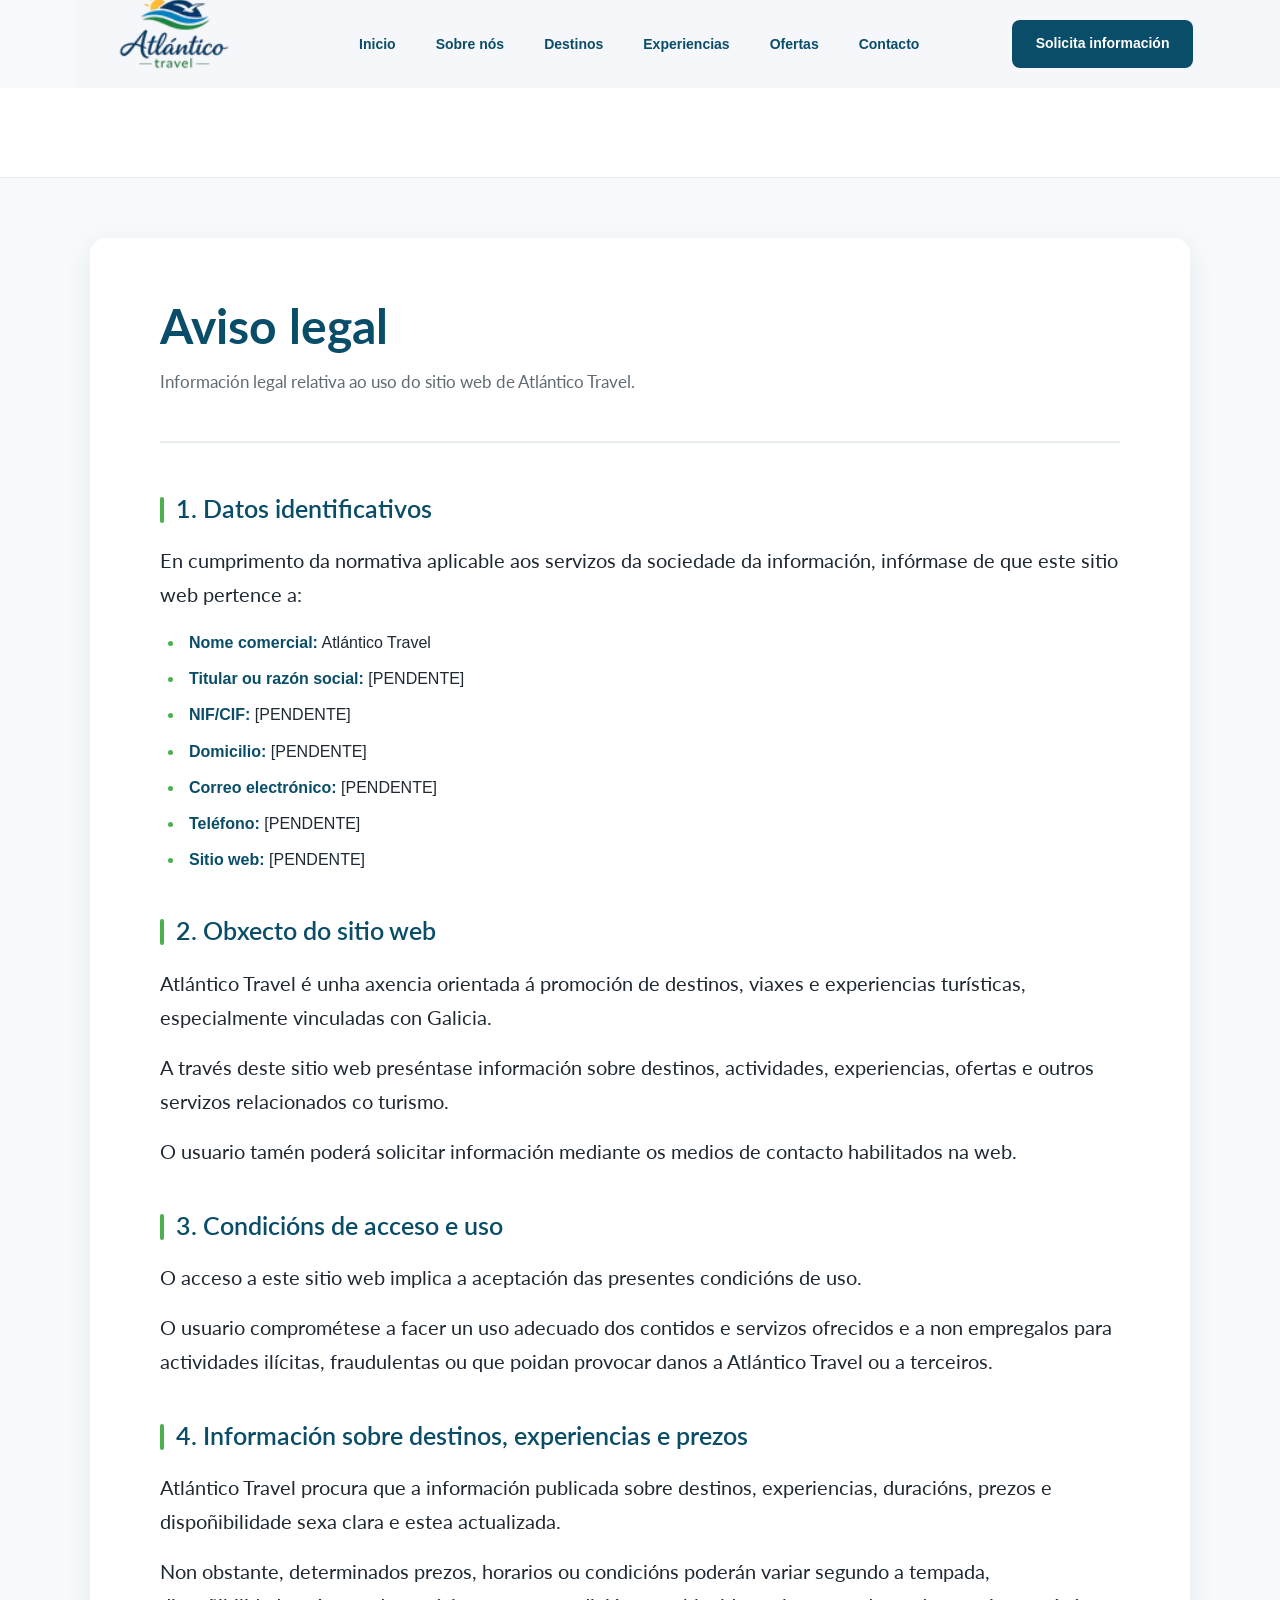
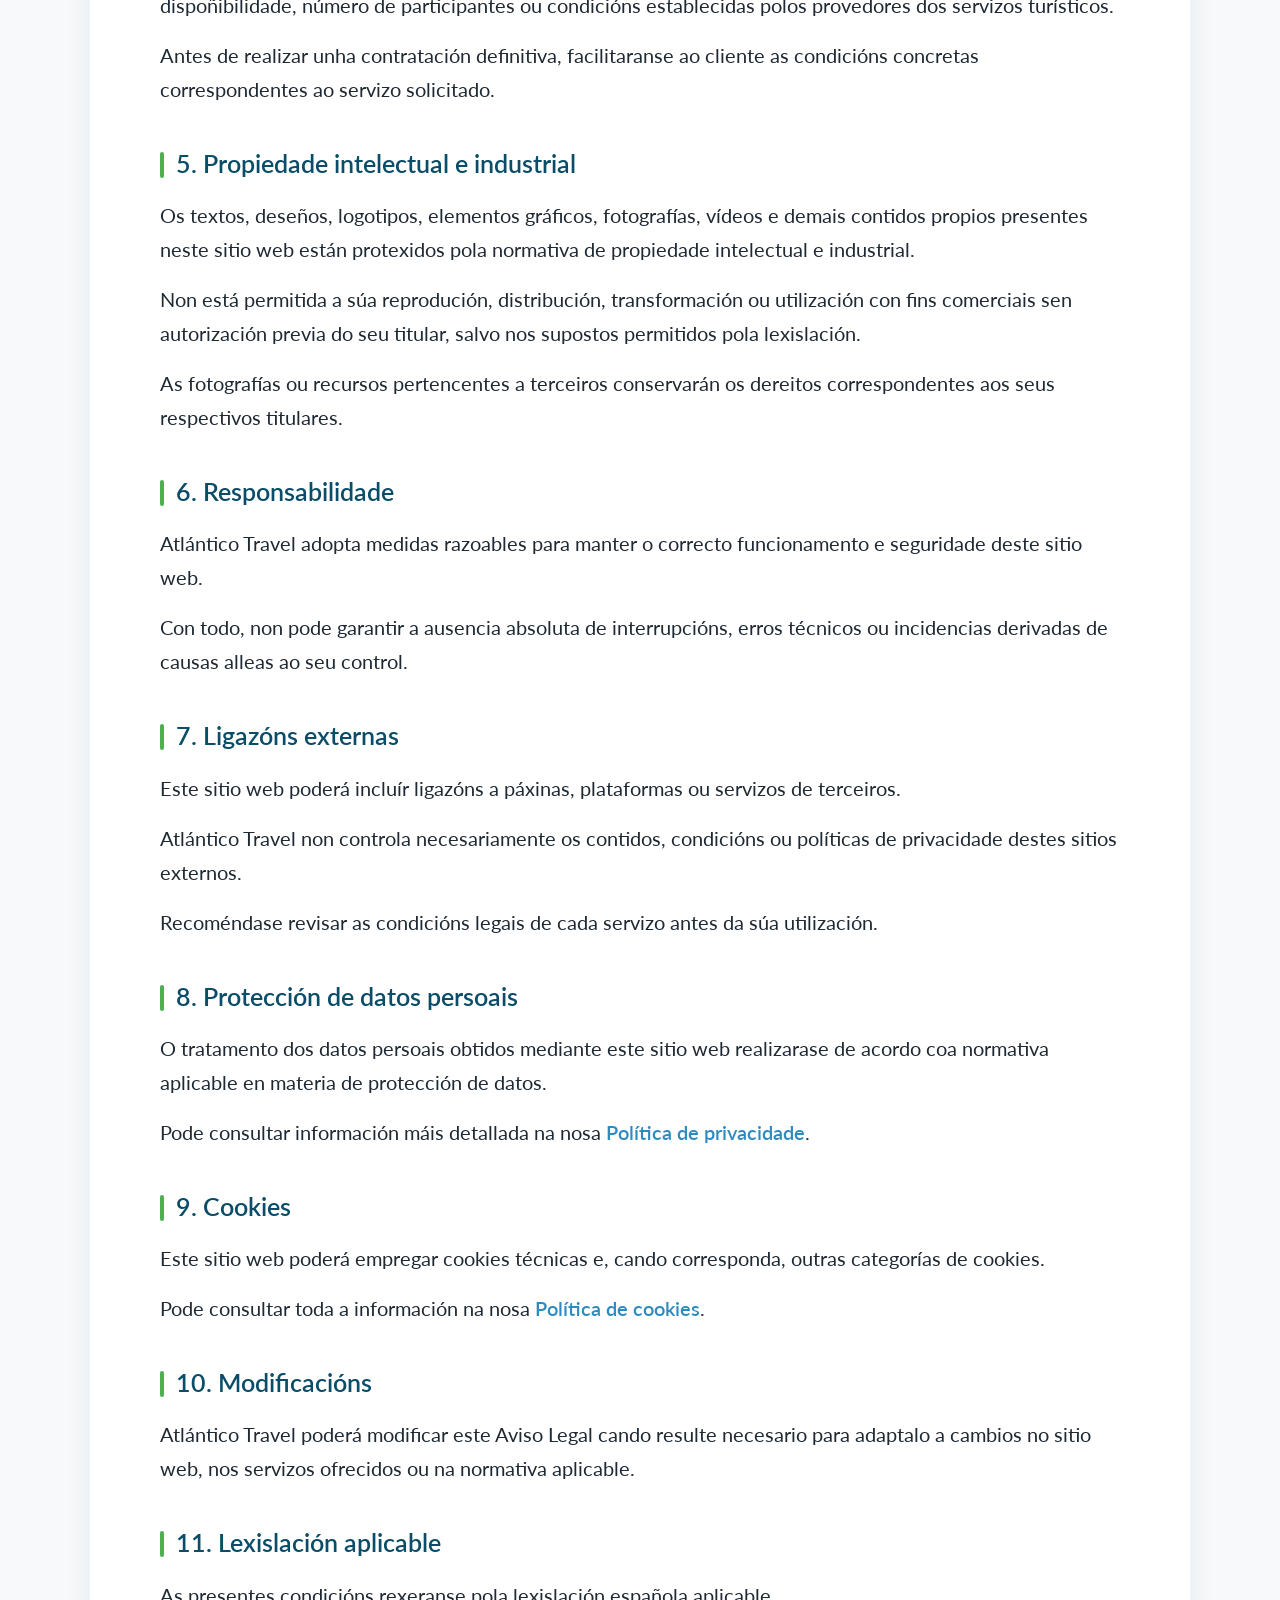
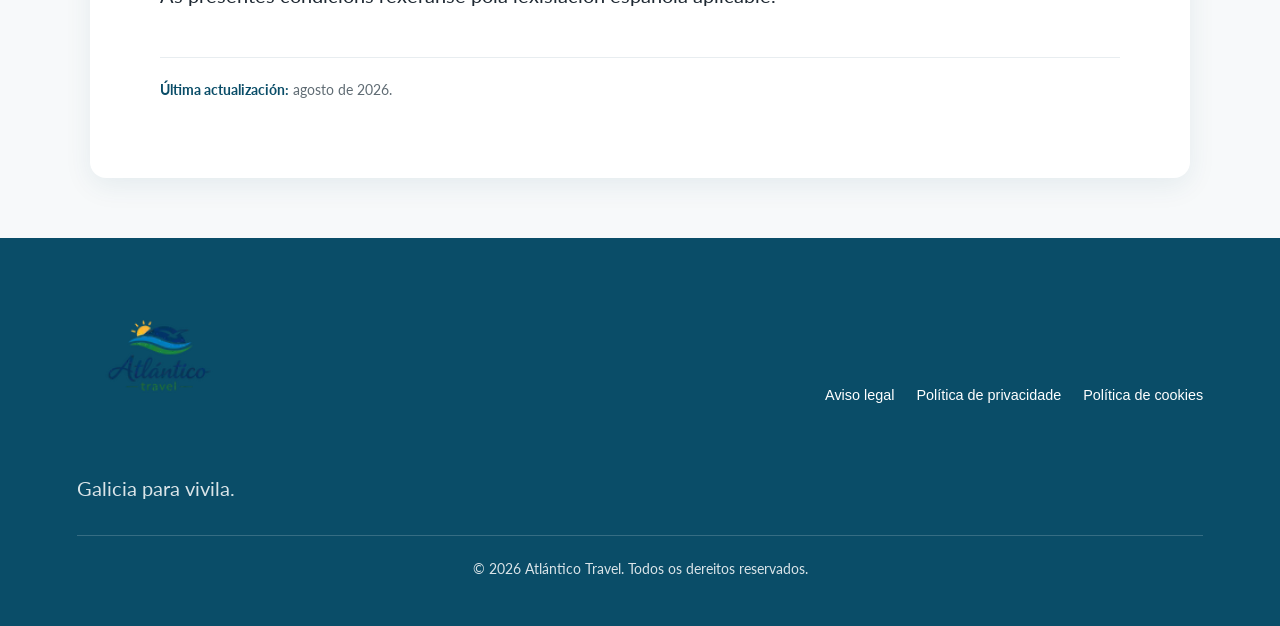
<file: aviso-legal.html>
<!DOCTYPE html>
<html lang="gl">

<head>

    <meta charset="UTF-8">

    <meta name="viewport" content="width=device-width, initial-scale=1.0">

    <meta name="description" content="Aviso legal de Atlántico Travel">

    <link rel="stylesheet"
        href="https://cdnjs.cloudflare.com/ajax/libs/font-awesome/6.7.2/css/all.min.css">

    <link rel="stylesheet" href="css/estilos.css">

    <link rel="stylesheet" href="css/legal.css">

    <link
        href="https://fonts.googleapis.com/css2?family=Lato:ital,wght@0,100;0,300;0,400;0,700;0,900;1,100;1,300;1,400;1,700;1,900&display=swap"
        rel="stylesheet">
    <link rel="icon" type="image/png" href="assets/favicon.png">
    

    <title>Aviso legal | Atlántico Travel</title>

</head>


<body>

    <!-- HEADER -->
    <header>

        <nav>

            <div class="logo">

                <a href="index.html">
                    <img src="assets/logotipo.webp" alt="Logo Axencia">
                </a>

            </div>


            <ul class="menu">

                <li>
                    <a href="index.html" data-i18n="inicio">
                        Inicio
                    </a>
                </li>

                <li>
                    <a href="sobrenos.html" data-i18n="sobreNos">
                        Sobre nós
                    </a>
                </li>

                <li>
                    <a href="destinos.html" data-i18n="destinos">
                        Destinos
                    </a>
                </li>

                <li>
                    <a href="experiencias.html" data-i18n="experiencias">
                        Experiencias
                    </a>
                </li>

                <li>
                    <a href="ofertas.html" data-i18n="ofertas">
                        Ofertas
                    </a>
                </li>

                <li>
                    <a href="contacto.html" data-i18n="contacto">
                        Contacto
                    </a>
                </li>

            </ul>


            <a href="contacto.html"
                class="nav-cta"
                data-i18n="solicitar">
                Solicita información
            </a>


            <select name="idioma"
                id="idioma"
                aria-label="seleccionar idioma">

                <option value="gl">GL</option>
                <option value="es">ES</option>
                <option value="en">EN</option>

            </select>


            <button class="menu-toggle" aria-label="Abrir menú">

                <span></span>
                <span></span>
                <span></span>

            </button>

        </nav>

    </header>


    <main>

        <section>

            <header>

                <h1 data-i18n="avisoLegalTitulo">
                    Aviso legal
                </h1>

                <p data-i18n="avisoLegalIntroducion">
                    Información legal relativa ao uso do sitio web de
                    Atlántico Travel.
                </p>

            </header>


            <!-- DATOS IDENTIFICATIVOS -->
            <section>

                <h2 data-i18n="avisoDatosTitulo">
                    1. Datos identificativos
                </h2>

                <p data-i18n="avisoDatosIntro">
                    En cumprimento da normativa aplicable aos servizos
                    da sociedade da información, infórmase de que este
                    sitio web pertence a:
                </p>


                <ul>

                    <li>

                        <strong data-i18n="avisoNomeComercial">
                            Nome comercial:
                        </strong>

                        Atlántico Travel

                    </li>


                    <li>

                        <strong data-i18n="avisoTitular">
                            Titular ou razón social:
                        </strong>

                        [PENDENTE]

                    </li>


                    <li>

                        <strong>
                            NIF/CIF:
                        </strong>

                        [PENDENTE]

                    </li>


                    <li>

                        <strong data-i18n="avisoDomicilio">
                            Domicilio:
                        </strong>

                        [PENDENTE]

                    </li>


                    <li>

                        <strong data-i18n="avisoCorreo">
                            Correo electrónico:
                        </strong>

                        [PENDENTE]

                    </li>


                    <li>

                        <strong data-i18n="avisoTelefono">
                            Teléfono:
                        </strong>

                        [PENDENTE]

                    </li>


                    <li>

                        <strong data-i18n="avisoSitioWeb">
                            Sitio web:
                        </strong>

                        [PENDENTE]

                    </li>

                </ul>

            </section>


            <!-- OBXECTO -->
            <section>

                <h2 data-i18n="avisoObxectoTitulo">
                    2. Obxecto do sitio web
                </h2>

                <p data-i18n="avisoObxecto1">
                    Atlántico Travel é unha axencia orientada á promoción
                    de destinos, viaxes e experiencias turísticas,
                    especialmente vinculadas con Galicia.
                </p>

                <p data-i18n="avisoObxecto2">
                    A través deste sitio web preséntase información sobre
                    destinos, actividades, experiencias, ofertas e outros
                    servizos relacionados co turismo.
                </p>

                <p data-i18n="avisoObxecto3">
                    O usuario tamén poderá solicitar información mediante
                    os medios de contacto habilitados na web.
                </p>

            </section>


            <!-- CONDICIÓNS DE USO -->
            <section>

                <h2 data-i18n="avisoCondicionsTitulo">
                    3. Condicións de acceso e uso
                </h2>

                <p data-i18n="avisoCondicions1">
                    O acceso a este sitio web implica a aceptación das
                    presentes condicións de uso.
                </p>

                <p data-i18n="avisoCondicions2">
                    O usuario comprométese a facer un uso adecuado dos
                    contidos e servizos ofrecidos e a non empregalos para
                    actividades ilícitas, fraudulentas ou que poidan
                    provocar danos a Atlántico Travel ou a terceiros.
                </p>

            </section>


            <!-- INFORMACIÓN COMERCIAL -->
            <section>

                <h2 data-i18n="avisoInformacionTitulo">
                    4. Información sobre destinos, experiencias e prezos
                </h2>

                <p data-i18n="avisoInformacion1">
                    Atlántico Travel procura que a información publicada
                    sobre destinos, experiencias, duracións, prezos e
                    dispoñibilidade sexa clara e estea actualizada.
                </p>

                <p data-i18n="avisoInformacion2">
                    Non obstante, determinados prezos, horarios ou
                    condicións poderán variar segundo a tempada,
                    dispoñibilidade, número de participantes ou condicións
                    establecidas polos provedores dos servizos turísticos.
                </p>

                <p data-i18n="avisoInformacion3">
                    Antes de realizar unha contratación definitiva,
                    facilitaranse ao cliente as condicións concretas
                    correspondentes ao servizo solicitado.
                </p>

            </section>


            <!-- PROPIEDADE INTELECTUAL -->
            <section>

                <h2 data-i18n="avisoPropiedadeTitulo">
                    5. Propiedade intelectual e industrial
                </h2>

                <p data-i18n="avisoPropiedade1">
                    Os textos, deseños, logotipos, elementos gráficos,
                    fotografías, vídeos e demais contidos propios presentes
                    neste sitio web están protexidos pola normativa de
                    propiedade intelectual e industrial.
                </p>

                <p data-i18n="avisoPropiedade2">
                    Non está permitida a súa reprodución, distribución,
                    transformación ou utilización con fins comerciais sen
                    autorización previa do seu titular, salvo nos supostos
                    permitidos pola lexislación.
                </p>

                <p data-i18n="avisoPropiedade3">
                    As fotografías ou recursos pertencentes a terceiros
                    conservarán os dereitos correspondentes aos seus
                    respectivos titulares.
                </p>

            </section>


            <!-- RESPONSABILIDADE -->
            <section>

                <h2 data-i18n="avisoResponsabilidadeTitulo">
                    6. Responsabilidade
                </h2>

                <p data-i18n="avisoResponsabilidade1">
                    Atlántico Travel adopta medidas razoables para manter
                    o correcto funcionamento e seguridade deste sitio web.
                </p>

                <p data-i18n="avisoResponsabilidade2">
                    Con todo, non pode garantir a ausencia absoluta de
                    interrupcións, erros técnicos ou incidencias derivadas
                    de causas alleas ao seu control.
                </p>

            </section>


            <!-- ENLACES EXTERNOS -->
            <section>

                <h2 data-i18n="avisoLigazonsTitulo">
                    7. Ligazóns externas
                </h2>

                <p data-i18n="avisoLigazons1">
                    Este sitio web poderá incluír ligazóns a páxinas,
                    plataformas ou servizos de terceiros.
                </p>

                <p data-i18n="avisoLigazons2">
                    Atlántico Travel non controla necesariamente os
                    contidos, condicións ou políticas de privacidade
                    destes sitios externos.
                </p>

                <p data-i18n="avisoLigazons3">
                    Recoméndase revisar as condicións legais de cada
                    servizo antes da súa utilización.
                </p>

            </section>


            <!-- PROTECCIÓN DE DATOS -->
            <section>

                <h2 data-i18n="avisoProteccionTitulo">
                    8. Protección de datos persoais
                </h2>

                <p data-i18n="avisoProteccion1">
                    O tratamento dos datos persoais obtidos mediante este
                    sitio web realizarase de acordo coa normativa aplicable
                    en materia de protección de datos.
                </p>

                <p>
                    <span data-i18n="avisoProteccion2">
                        Pode consultar información máis detallada na nosa
                    </span>

                    <a href="privacidade.html"
                        data-i18n="privacidade">
                        Política de privacidade
                    </a>.
                </p>

            </section>


            <!-- COOKIES -->
            <section>

                <h2 data-i18n="avisoCookiesTitulo">
                    9. Cookies
                </h2>

                <p data-i18n="avisoCookies1">
                    Este sitio web poderá empregar cookies técnicas e,
                    cando corresponda, outras categorías de cookies.
                </p>

                <p>
                    <span data-i18n="avisoCookies2">
                        Pode consultar toda a información na nosa
                    </span>

                    <a href="cookies.html"
                        data-i18n="cookies">
                        Política de cookies
                    </a>.
                </p>

            </section>


            <!-- MODIFICACIÓNS -->
            <section>

                <h2 data-i18n="avisoModificacionsTitulo">
                    10. Modificacións
                </h2>

                <p data-i18n="avisoModificacionsTexto">
                    Atlántico Travel poderá modificar este Aviso Legal
                    cando resulte necesario para adaptalo a cambios no
                    sitio web, nos servizos ofrecidos ou na normativa
                    aplicable.
                </p>

            </section>


            <!-- LEXISLACIÓN -->
            <section>

                <h2 data-i18n="avisoLexislacionTitulo">
                    11. Lexislación aplicable
                </h2>

                <p data-i18n="avisoLexislacionTexto">
                    As presentes condicións rexeranse pola lexislación
                    española aplicable.
                </p>

            </section>


            <p>

                <strong data-i18n="ultimaActualizacion">
                    Última actualización:
                </strong>

                agosto de 2026.

            </p>

        </section>

    </main>


    <!-- FOOTER -->
    <footer>

        <div>

            <img src="assets/logotipo.webp"
                alt="Atlántico Travel">

            <p data-i18n="lema">
                Galicia para vivila.
            </p>

        </div>


        <nav aria-label="Información legal">

            <ul>

                <li>

                    <a href="aviso-legal.html"
                        data-i18n="avisoLegal">
                        Aviso legal
                    </a>

                </li>


                <li>

                    <a href="privacidade.html"
                        data-i18n="privacidade">
                        Política de privacidade
                    </a>

                </li>


                <li>

                    <a href="cookies.html"
                        data-i18n="cookies">
                        Política de cookies
                    </a>

                </li>

            </ul>

        </nav>


        <p data-i18n="dereitosReservados">
            © 2026 Atlántico Travel. Todos os dereitos reservados.
        </p>

    </footer>


    <script src="js/script.js"></script>

</body>

</html>
</file>
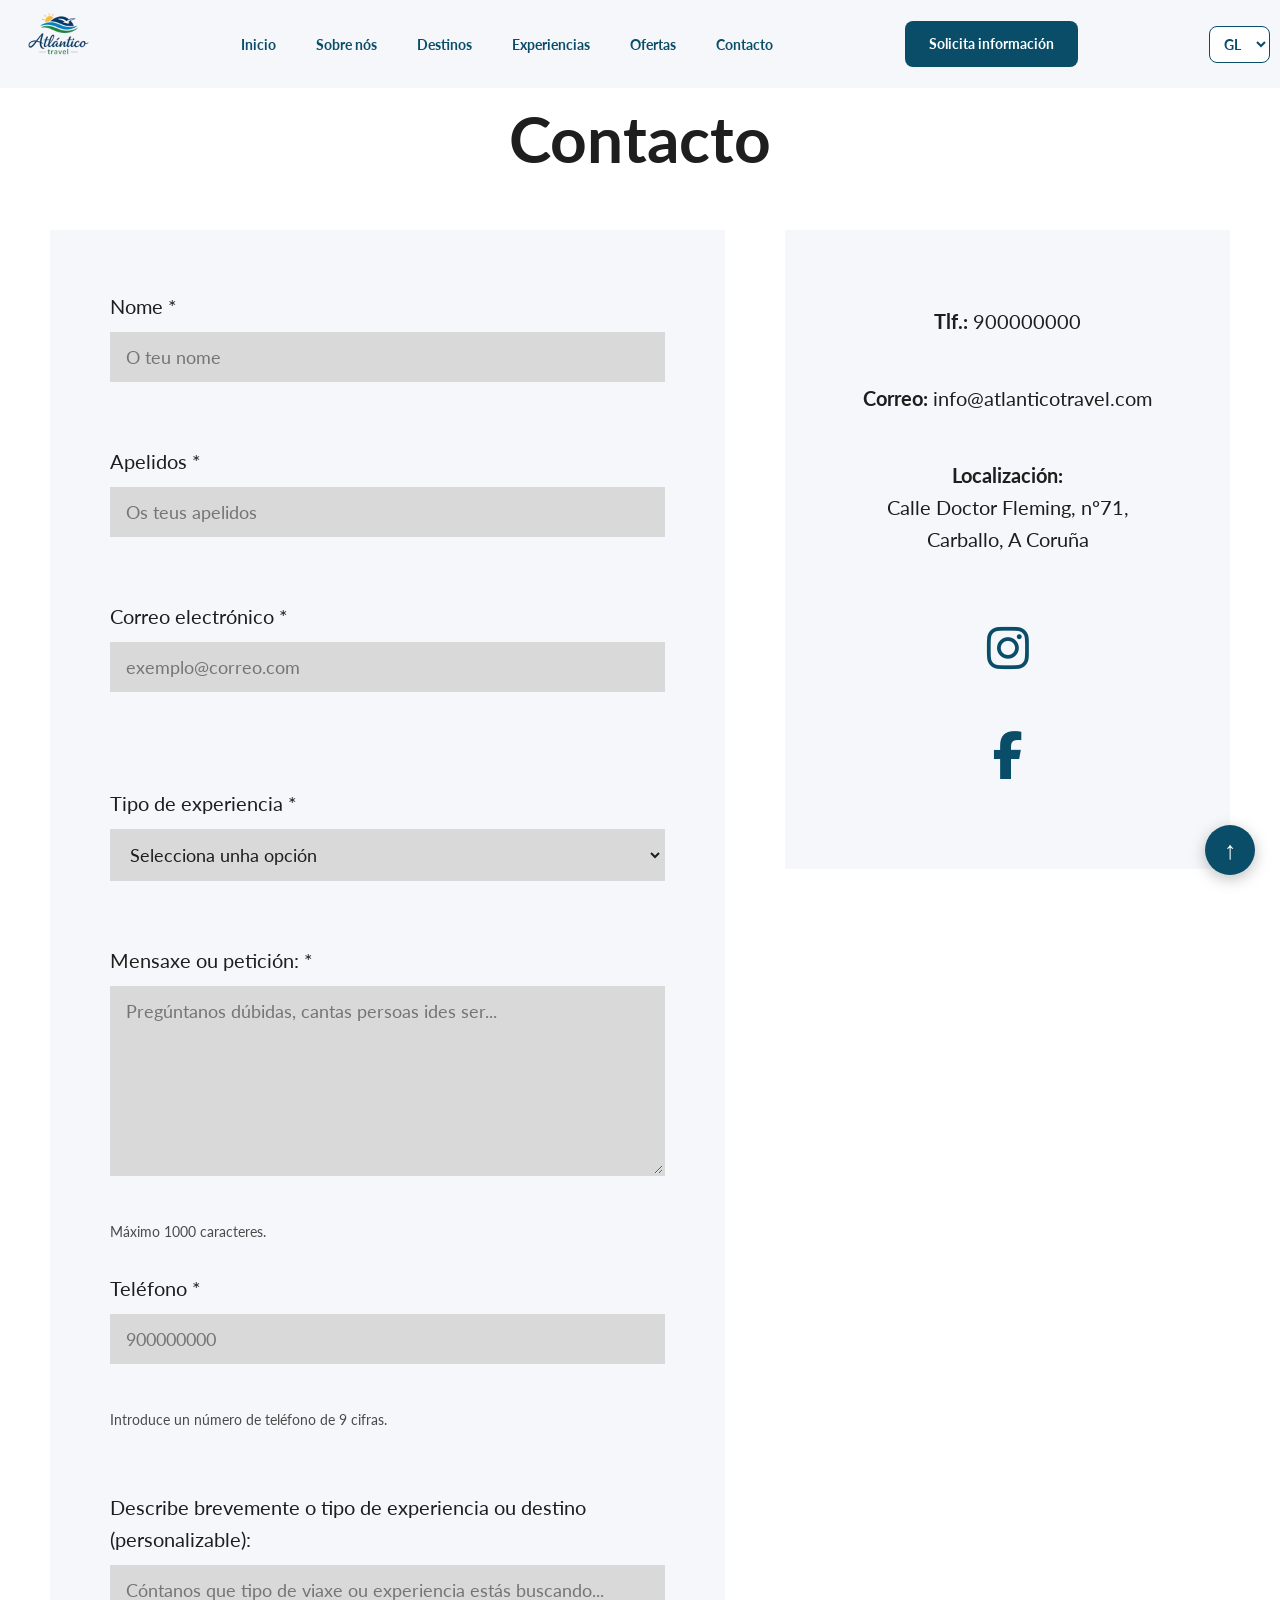
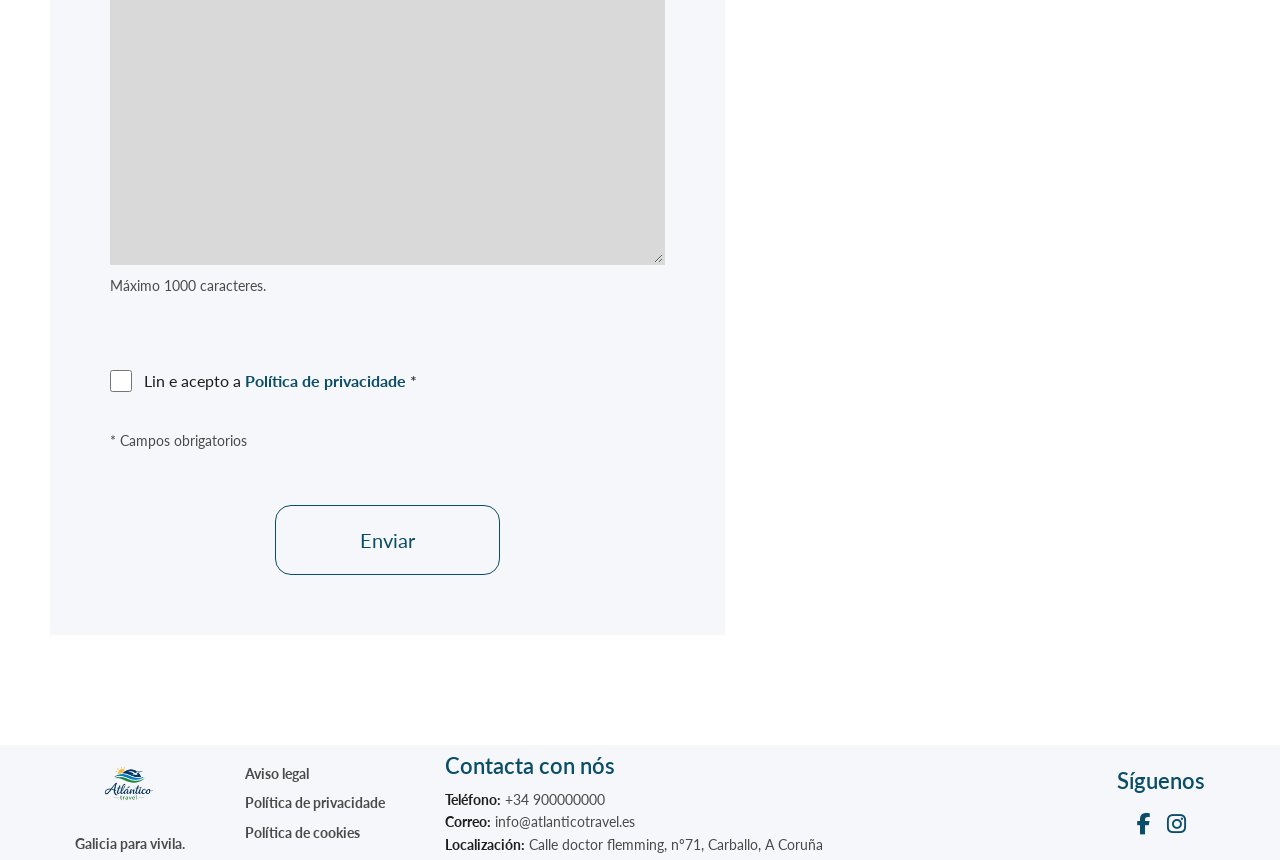
<file: contacto.html>
<!DOCTYPE html>
<html lang="gl">

<head>
    <meta charset="UTF-8">
    <meta name="viewport" content="width=device-width, initial-scale=1.0">
<meta name="description"
      content="Ponte en contacto con Atlántico Travel para solicitar máis información a cerca da túa escapada ideal">
    <link
        href="https://fonts.googleapis.com/css2?family=Lato:ital,wght@0,100;0,300;0,400;0,700;0,900;1,100;1,300;1,400;1,700;1,900&display=swap"
        rel="stylesheet">

    <link rel="stylesheet"
        href="https://cdnjs.cloudflare.com/ajax/libs/font-awesome/6.7.2/css/all.min.css">

    <link rel="stylesheet" href="css/estilos.css">
    <link rel="icon" type="image/png" href="assets/favicon.png">

    <title>Contacto Atlantico Travel</title>
</head>

<body>

    <header>

        <nav>

            <div class="logo">

                <a href="index.html">
                    <img src="assets/logotipo.webp" alt="Logo Axencia" width="75" height="75">
                </a>

            </div>


            <ul class="menu">

                <li>
                    <a href="index.html" data-i18n="inicio">Inicio</a>
                </li>

                <li>
                    <a href="sobrenos.html" data-i18n="sobreNos">Sobre nós</a>
                </li>

                <li>
                    <a href="destinos.html" data-i18n="destinos">Destinos</a>
                </li>

                <li>
                    <a href="experiencias.html" data-i18n="experiencias">Experiencias</a>
                </li>

                <li>
                    <a href="ofertas.html" data-i18n="ofertas">Ofertas</a>
                </li>

                <li>
                    <a href="contacto.html" data-i18n="contacto">Contacto</a>
                </li>

            </ul>


            <a href="contacto.html"
                class="nav-cta"
                data-i18n="solicitar">
                Solicita información
            </a>


            <select name="idioma"
                id="idioma"
                aria-label="seleccionar idioma">

                <option value="gl">GL</option>
                <option value="es">ES</option>
                <option value="en">EN</option>

            </select>


            <button class="menu-toggle" aria-label="Abrir menú">
                <span></span>
                <span></span>
                <span></span>
            </button>

        </nav>

    </header>


    <main>
        <h1 class="titulo-contacto" data-i18n="contacto">Contacto</h1>
<section class="contacto-main">
        <div class="contacto-formulario">

            <form action="validacion.html" method="get" id="form-contacto" novalidate>


                <fieldset>

                    <legend data-i18n="contactoDatosPersoais">
                        Datos persoais
                    </legend>


                    <div class="campo-formulario">

                        <label for="nome" data-i18n="contactoNome">
                            Nome *
                        </label>

                        <input type="text"
                            id="nome"
                            name="nome"
                            placeholder="O teu nome"
                            data-i18n-placeholder="contactoNomePlaceholder"
                            required
                            minlength="2"
                            maxlength="50"
                            autocomplete="given-name">

                    </div>


                    <div class="campo-formulario">

                        <label for="apelidos" data-i18n="contactoApelidos">
                            Apelidos *
                        </label>

                        <input type="text"
                            id="apelidos"
                            name="apelidos"
                            placeholder="Os teus apelidos"
                            data-i18n-placeholder="contactoApelidosPlaceholder"
                            required
                            minlength="2"
                            maxlength="80"
                            autocomplete="family-name">

                    </div>


                    <div class="campo-formulario">

                        <label for="email" data-i18n="contactoEmail">
                            Correo electrónico *
                        </label>

                        <input type="email"
                            id="email"
                            name="email"
                            placeholder="exemplo@correo.com"
                            data-i18n-placeholder="contactoEmailPlaceholder"
                            required
                            maxlength="120"
                            autocomplete="email">

                    </div>

                </fieldset>


                <fieldset>

                    <legend data-i18n="contactoInfoViaxe">
                        Información sobre a viaxe ou experiencia
                    </legend>


                    <div class="campo-formulario">

                        <label for="tipo-viaxe" data-i18n="contactoTipoExperiencia">
                            Tipo de experiencia *
                        </label>


                        <select id="tipo-viaxe"
                            name="tipo-viaxe"
                            required>

                            <option value=""
                                selected
                                disabled
                                data-i18n="contactoSelecciona">
                                Selecciona unha opción
                            </option>

                            <option value="destino"
                                data-i18n="contactoOpcionDestino">
                                Destino
                            </option>

                            <option value="experiencia"
                                data-i18n="contactoOpcionExperiencia">
                                Experiencia
                            </option>

                            <option value="oferta"
                                data-i18n="contactoOpcionOferta">
                                Oferta
                            </option>

                            <option value="personalizable"
                                data-i18n="contactoOpcionPersonalizable">
                                Personalizable
                            </option>

                        </select>

                    </div>


                    <div class="campo-formulario">

                        <label for="mensaxe" data-i18n="contactoMensaxe">
                            Mensaxe ou petición: *
                        </label>

                        <textarea id="mensaxe"
                            name="mensaxe"
                            rows="7"
                            minlength="10"
                            maxlength="1000"
                            placeholder="Pregúntanos dúbidas, cantas persoas ides ser..."
                            data-i18n-placeholder="contactoMensaxePlaceholder"
                            required></textarea>

                        <small data-i18n="contactoMaximoCaracteres">
                            Máximo 1000 caracteres.
                        </small>

                    </div>


                    <div class="campo-formulario">

                        <label for="telefono" data-i18n="contactoTelefono">
                            Teléfono *
                        </label>

                        <input type="tel"
                            id="telefono"
                            name="telefono"
                            placeholder="900000000"
                            required
                            pattern="[0-9]{9}"
                            maxlength="9"
                            autocomplete="tel"
                            inputmode="numeric">

                        <small data-i18n="contactoTelefonoAxuda">
                            Introduce un número de teléfono de 9 cifras.
                        </small>

                    </div>

                </fieldset>


                <fieldset>

                    <legend data-i18n="contactoViaxeSonado">
                        Describe o teu viaxe soñado.
                    </legend>


                    <div class="campo-formulario">

                        <label for="viaxe-personalizada"
                            data-i18n="contactoViaxePersonalizada">
                            Describe brevemente o tipo de experiencia ou destino (personalizable):
                        </label>

                        <textarea id="viaxe-personalizada"
                            name="viaxe-personalizada"
                            rows="7"
                            minlength="10"
                            maxlength="1000"
                            placeholder="Cóntanos que tipo de viaxe ou experiencia estás buscando..."
                            data-i18n-placeholder="contactoViaxePlaceholder"></textarea>

                        <small data-i18n="contactoMaximoCaracteres">
                            Máximo 1000 caracteres.
                        </small>

                    </div>

                </fieldset>


                <div class="campo-privacidade">

                    <input type="checkbox"
                        id="privacidade"
                        name="privacidade"
                        required>


                    <label for="privacidade">

                        <span data-i18n="contactoAcepto">
                            Lin e acepto a
                        </span>

                        <a href="privacidade.html"
                            target="_blank"
                            data-i18n="privacidade">
                            Política de privacidade
                        </a>

                        *

                    </label>

                </div>


                <p class="campos-obrigatorios"
                    data-i18n="contactoCamposObrigatorios">
                    * Campos obrigatorios
                </p>


                <div class="formulario-accion">

                    <button type="submit"
                        class="boton-enviar"
                        data-i18n="contactoEnviar">
                        Enviar
                    </button>

                </div>

            </form>

        </div>


        <aside class="contacto-info">

            <address>

                <p>

                    <strong data-i18n="contactoTlf">
                        Tlf.:
                    </strong>

                    <a href="tel:900000000">
                        900000000
                    </a>

                </p>


                <p>

                    <strong data-i18n="footerCorreo">
                        Correo:
                    </strong>

                    <a href="mailto:info@atlanticotravel.com">
                        info@atlanticotravel.com
                    </a>

                </p>


                <p>

                    <strong data-i18n="footerLocalizacion">
                        Localización:
                    </strong>

                    <br>

                    Calle Doctor Fleming, nº71, Carballo, A Coruña

                </p>


                <div class="contacto-redes">

                    <div class="contacto-redes-iconos">

                        <a href="https://www.instagram.com/"
                            target="_blank"
                            rel="noopener noreferrer"
                            aria-label="Instagram de Atlántico Travel"
                            title="Instagram">

                            <i class="fa-brands fa-instagram"></i>

                        </a>


                        <a href="https://es-es.facebook.com/"
                            target="_blank"
                            rel="noopener noreferrer"
                            aria-label="Facebook de Atlántico Travel"
                            title="Facebook">

                            <i class="fa-brands fa-facebook-f"></i>

                        </a>

                    </div>

                </div>

            </address>

        </aside>
        </section>
    </main>


    <footer>

        <div class="footer-contenido">


            <div class="footer-marca">

                <a href="index.html">

                    <img src="assets/logotipo.webp"
                        alt="Logotipo de Atlántico Travel">

                </a>

                <p data-i18n="lema">
                    Galicia para vivila.
                </p>

            </div>


            <div class="footer-contacto">

                <h2 data-i18n="contactar">
                    Contacta con nós
                </h2>


                <div class="footer-contacto-info">

                    <p>

                        <strong data-i18n="footerTelefono">
                            Teléfono:
                        </strong>

                        <a href="tel:+34900000000">
                            +34 900000000
                        </a>

                    </p>


                    <p>

                        <strong data-i18n="footerCorreo">
                            Correo:
                        </strong>

                        <a href="mailto:info@atlanticotravel.es">
                            info@atlanticotravel.es
                        </a>

                    </p>


                    <p>

                        <strong data-i18n="footerLocalizacion">
                            Localización:
                        </strong>

                        Calle doctor flemming, nº71, Carballo, A Coruña

                    </p>

                </div>

            </div>


            <div class="footer-redes">

                <h2 data-i18n="siguenos">
                    Síguenos
                </h2>


                <div class="redes">

                    <a href="ENLACE_FACEBOOK"
                        target="_blank"
                        rel="noopener noreferrer"
                        aria-label="Facebook de Atlántico Travel">

                        <i class="fa-brands fa-facebook-f"></i>

                    </a>


                    <a href="ENLACE_INSTAGRAM"
                        target="_blank"
                        rel="noopener noreferrer"
                        aria-label="Instagram de Atlántico Travel">

                        <i class="fa-brands fa-instagram"></i>

                    </a>

                </div>

            </div>

        </div>


        <div class="footer-inferior">

            <nav aria-label="Información legal">

                <ul>

                    <li>

                        <a href="aviso-legal.html"
                            data-i18n="avisoLegal">
                            Aviso legal
                        </a>

                    </li>


                    <li>

                        <a href="privacidade.html"
                            data-i18n="privacidade">
                            Política de privacidade
                        </a>

                    </li>


                    <li>

                        <a href="cookies.html"
                            data-i18n="cookies">
                            Política de cookies
                        </a>

                    </li>

                </ul>

            </nav>

        </div>

    </footer>

<button
    id="volver-arriba"
    class="volver-arriba"
    type="button"
    onclick="window.scrollTo({ top: 0, behavior: 'smooth' })"
    aria-label="Volver arriba">
    ↑
</button>
    <script src="js/script.js"></script>

</body>

</html>
</file>
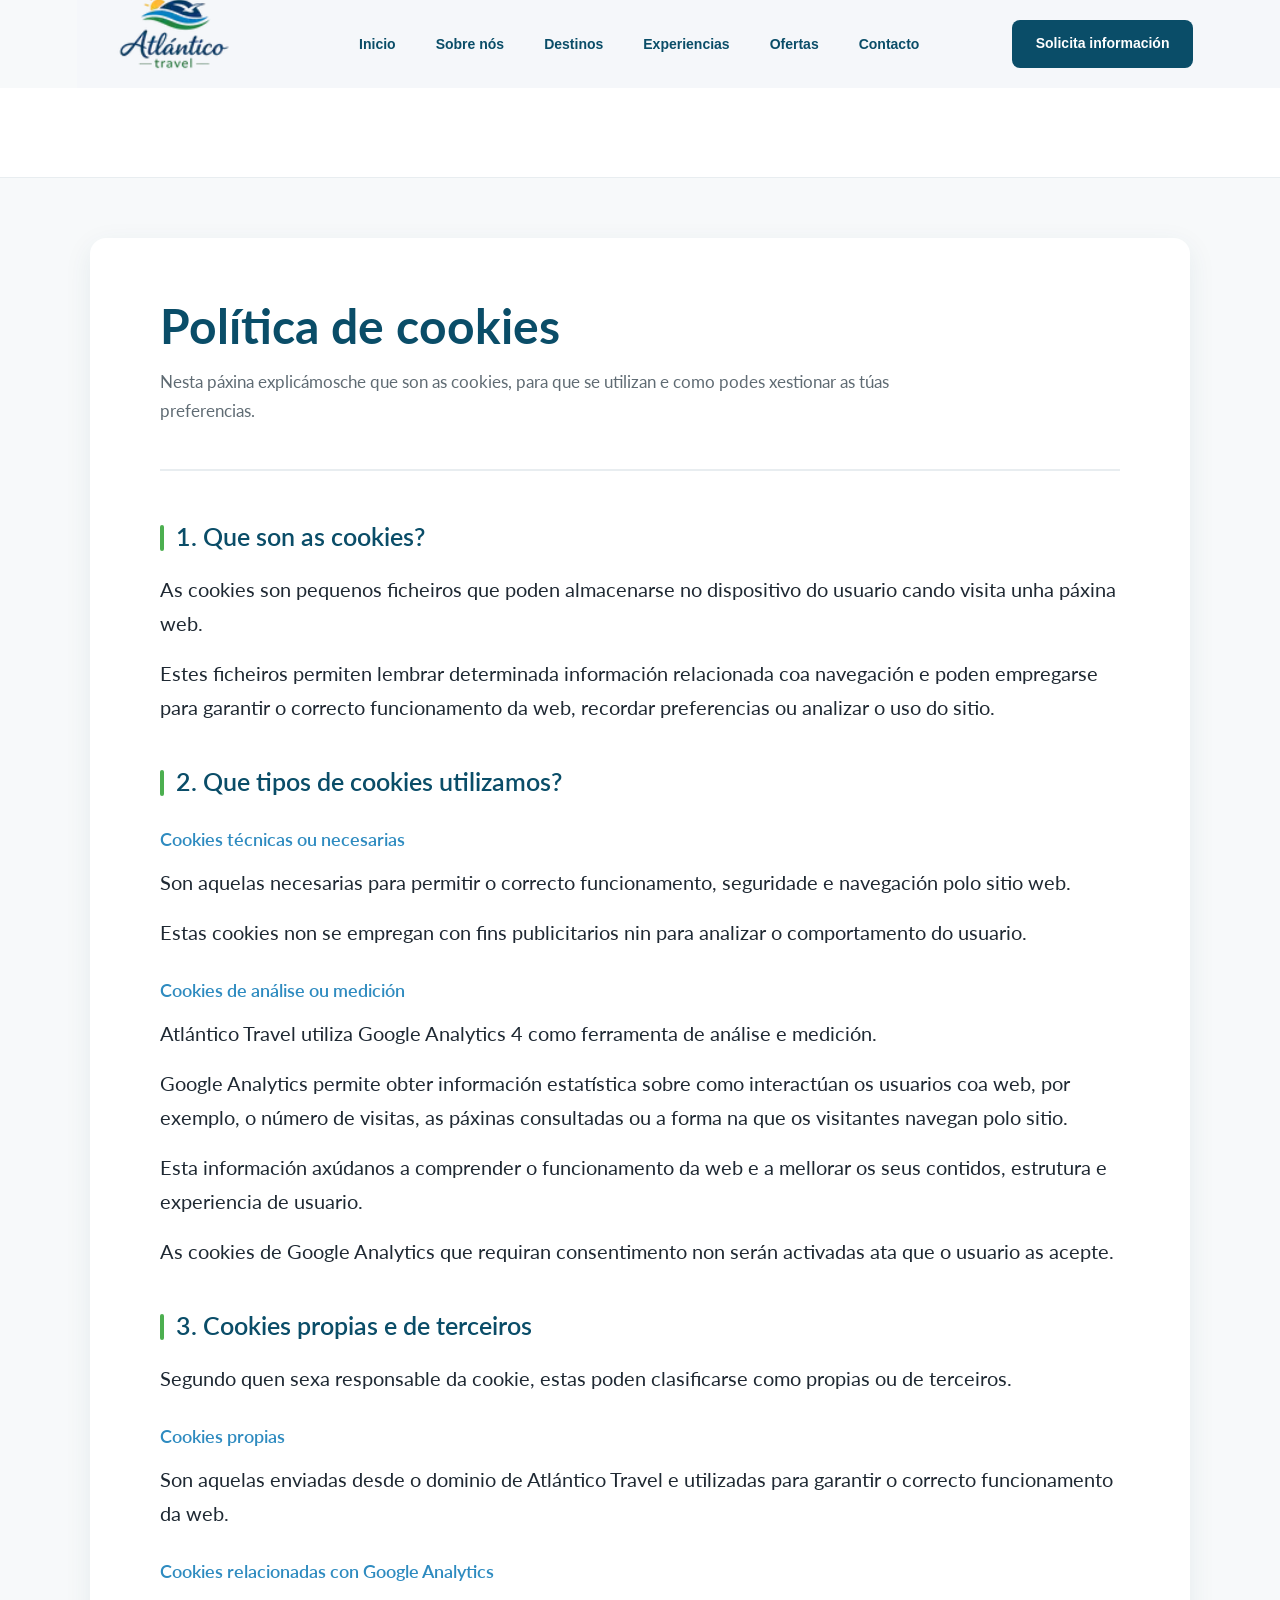
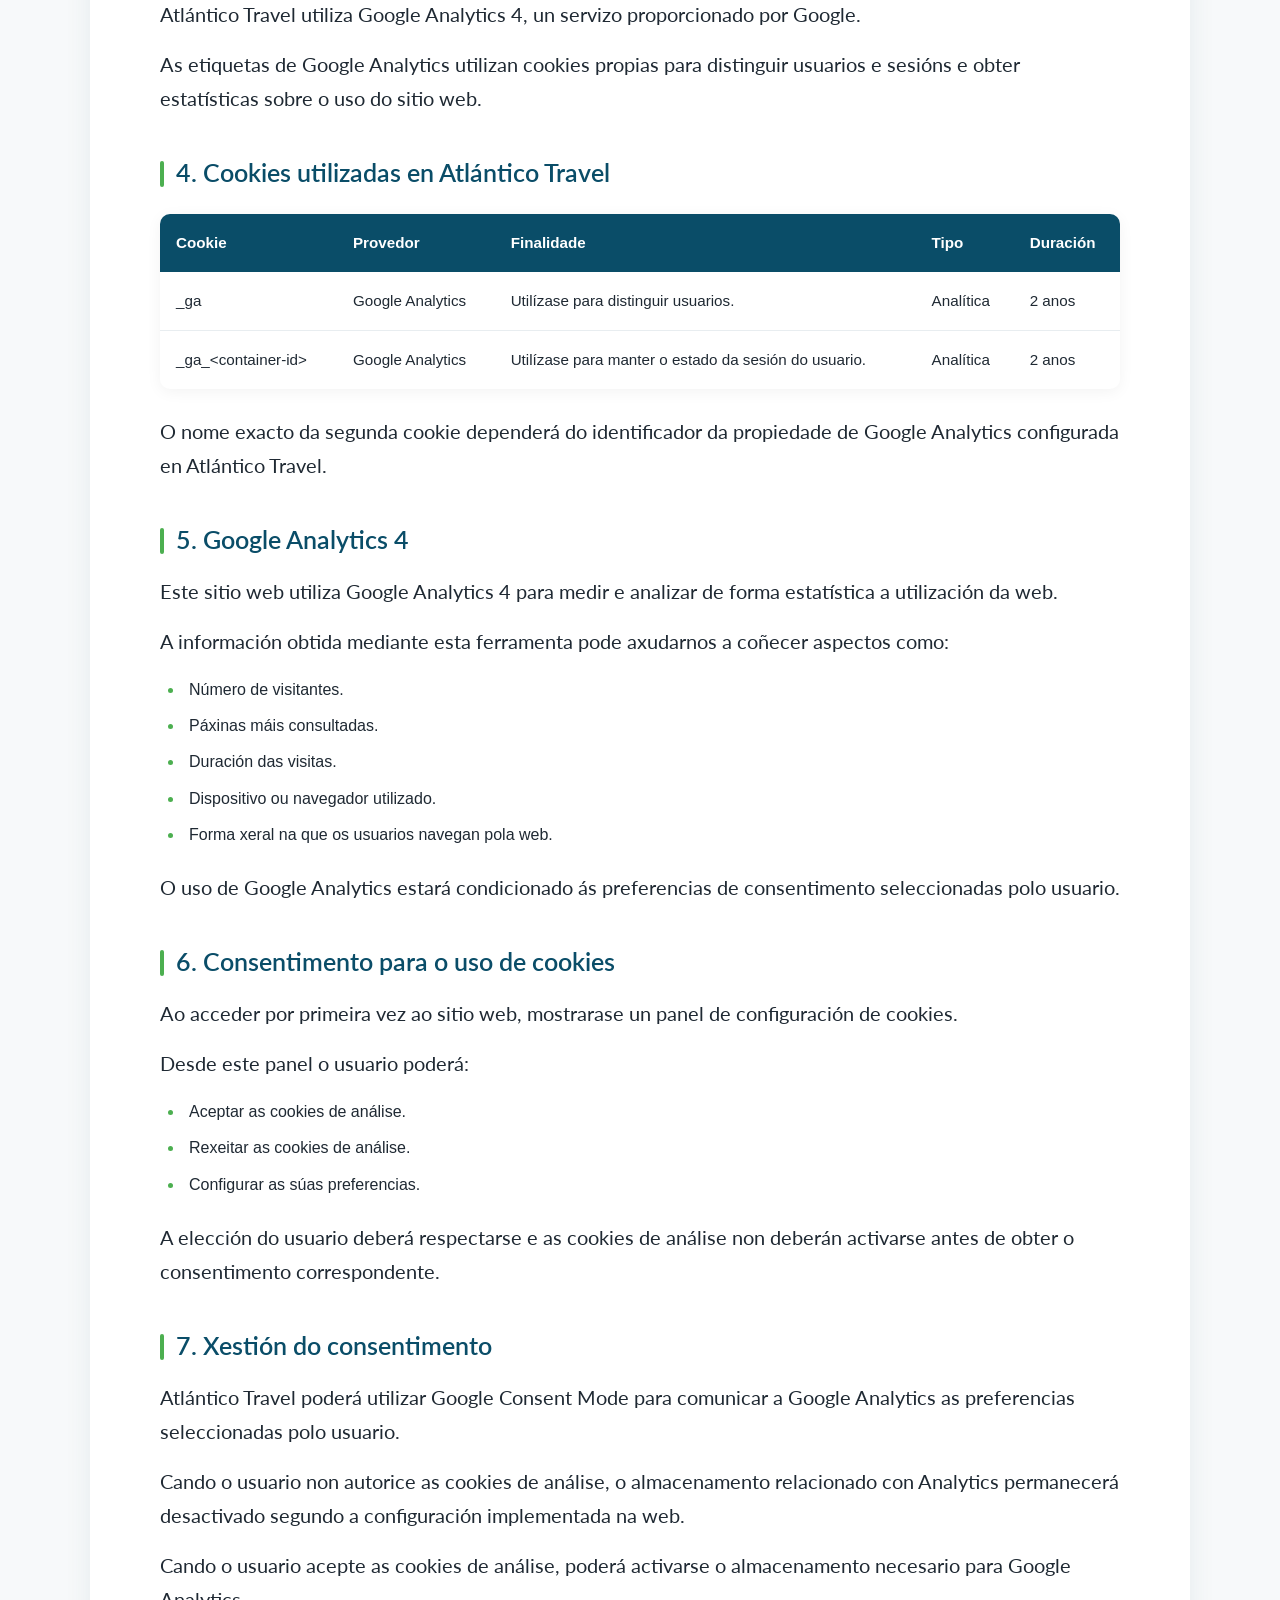
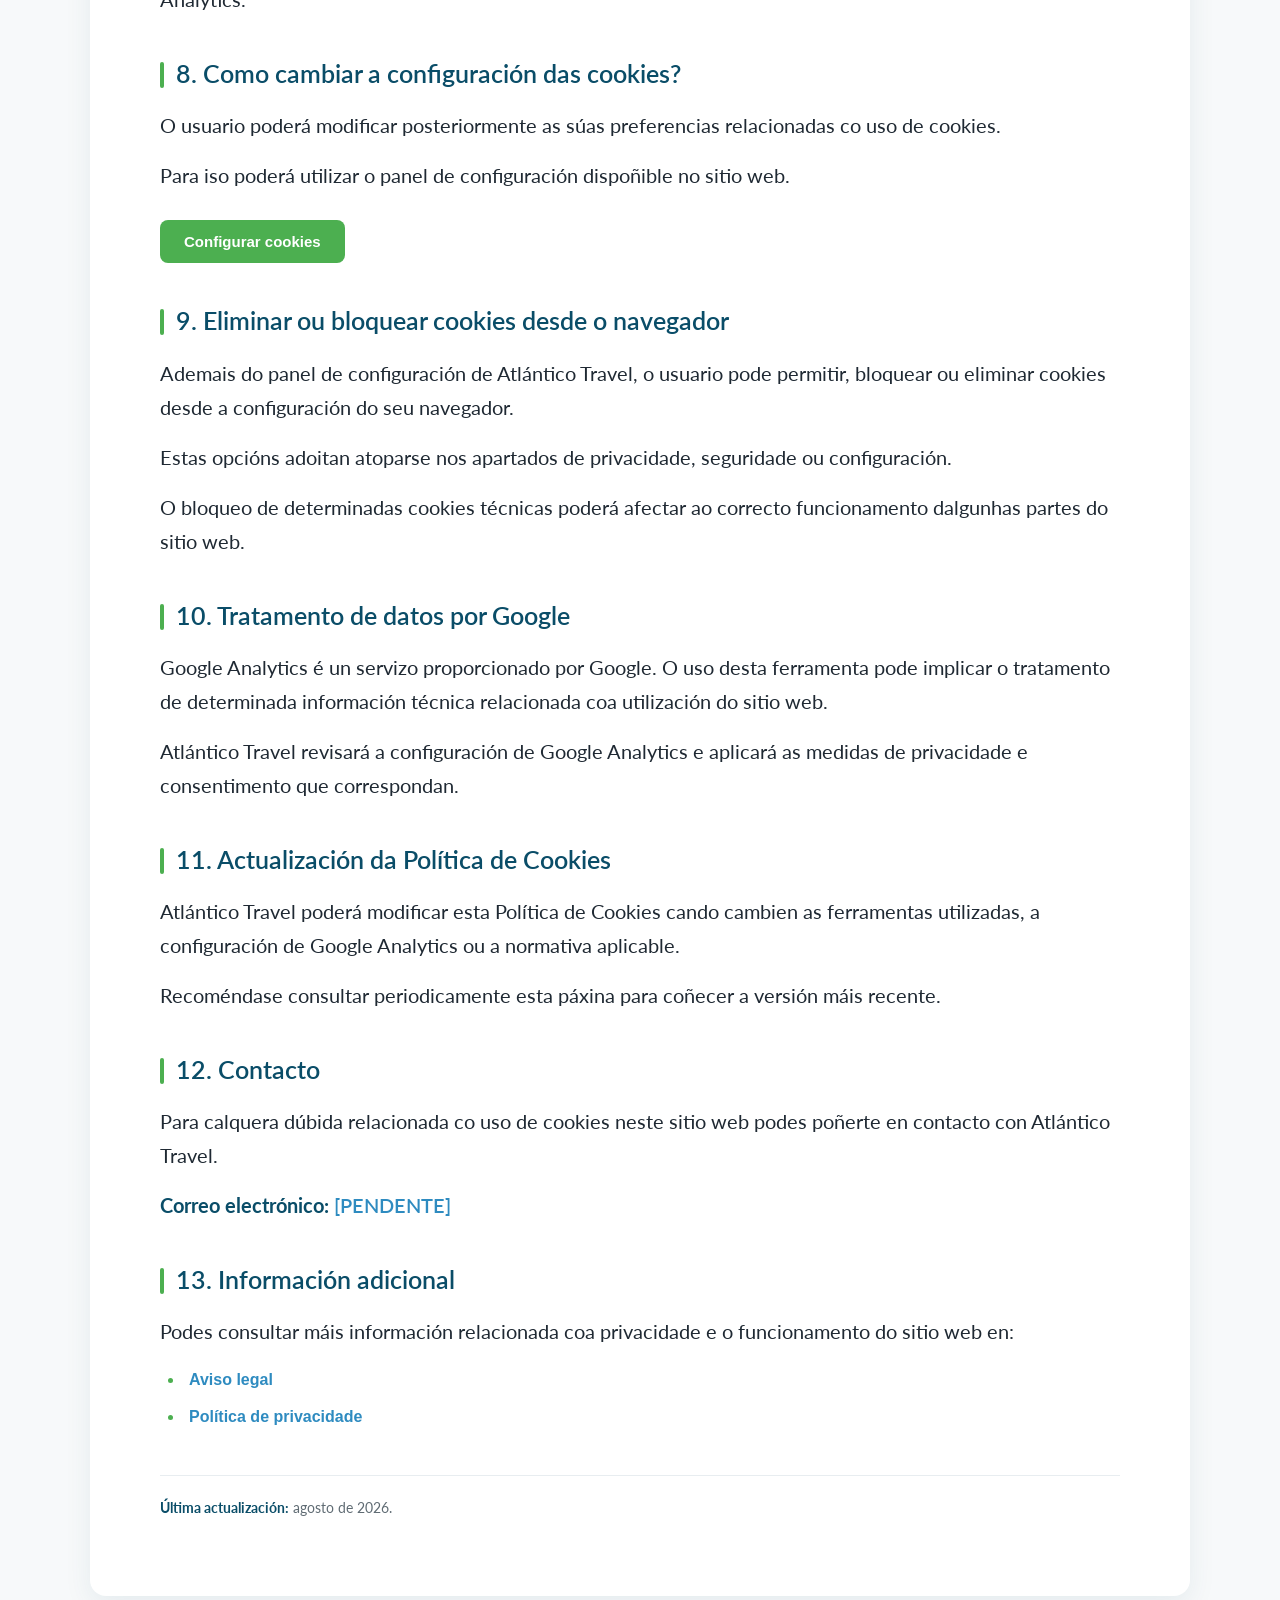
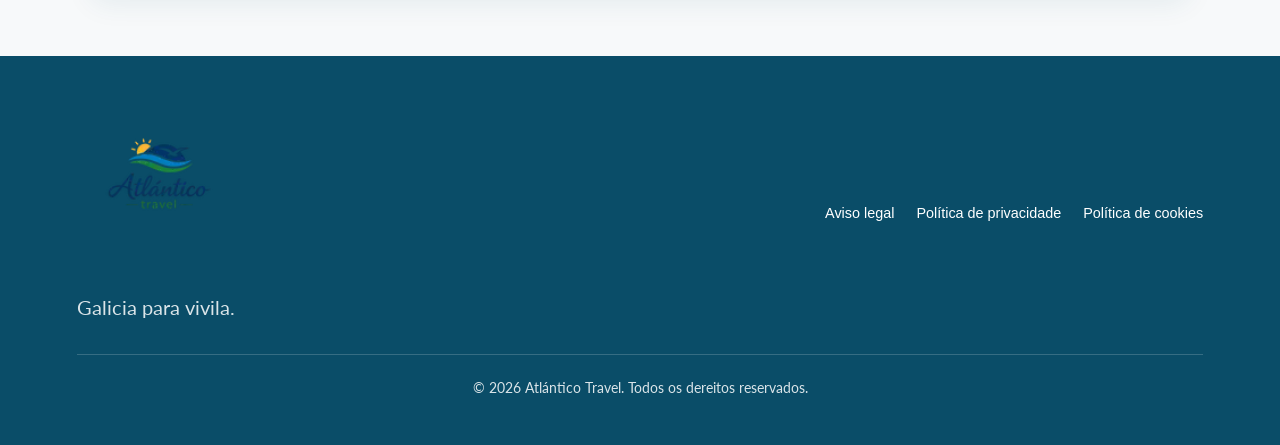
<file: cookies.html>
<!DOCTYPE html>
<html lang="gl">

<head>

    <meta charset="UTF-8">

    <meta name="viewport" content="width=device-width, initial-scale=1.0">

    <meta name="description" content="Política de cookies de Atlántico Travel">

    <link rel="stylesheet"
        href="https://cdnjs.cloudflare.com/ajax/libs/font-awesome/6.7.2/css/all.min.css">

    <link
        href="https://fonts.googleapis.com/css2?family=Lato:ital,wght@0,100;0,300;0,400;0,700;0,900;1,100;1,300;1,400;1,700;1,900&display=swap"
        rel="stylesheet">

    <link rel="stylesheet" href="css/estilos.css">
    <link rel="stylesheet" href="css/legal.css">
    <link rel="icon" type="image/png" href="assets/favicon.png">

    <title>Política de cookies | Atlántico Travel</title>

</head>


<body>

    <header>

        <nav>

            <div class="logo">

                <a href="index.html">
                    <img src="assets/logotipo.webp" alt="Logo Axencia">
                </a>

            </div>


            <ul class="menu">

                <li>
                    <a href="index.html" data-i18n="inicio">Inicio</a>
                </li>

                <li>
                    <a href="sobrenos.html" data-i18n="sobreNos">Sobre nós</a>
                </li>

                <li>
                    <a href="destinos.html" data-i18n="destinos">Destinos</a>
                </li>

                <li>
                    <a href="experiencias.html" data-i18n="experiencias">Experiencias</a>
                </li>

                <li>
                    <a href="ofertas.html" data-i18n="ofertas">Ofertas</a>
                </li>

                <li>
                    <a href="contacto.html" data-i18n="contacto">Contacto</a>
                </li>

            </ul>


            <a href="contacto.html"
                class="nav-cta"
                data-i18n="solicitar">
                Solicita información
            </a>


            <select name="idioma"
                id="idioma"
                aria-label="seleccionar idioma">

                <option value="gl">GL</option>
                <option value="es">ES</option>
                <option value="en">EN</option>

            </select>


            <button class="menu-toggle" aria-label="Abrir menú">
                <span></span>
                <span></span>
                <span></span>
            </button>

        </nav>

    </header>


    <main>

        <section>

            <header>

                <h1 data-i18n="cookiesTitulo">
                    Política de cookies
                </h1>

                <p data-i18n="cookiesIntroducion">
                    Nesta páxina explicámosche que son as cookies,
                    para que se utilizan e como podes xestionar
                    as túas preferencias.
                </p>

            </header>


            <section>

                <h2 data-i18n="cookiesQueSonTitulo">
                    1. Que son as cookies?
                </h2>

                <p data-i18n="cookiesQueSon1">
                    As cookies son pequenos ficheiros que poden almacenarse
                    no dispositivo do usuario cando visita unha páxina web.
                </p>

                <p data-i18n="cookiesQueSon2">
                    Estes ficheiros permiten lembrar determinada información
                    relacionada coa navegación e poden empregarse para
                    garantir o correcto funcionamento da web, recordar
                    preferencias ou analizar o uso do sitio.
                </p>

            </section>


            <section>

                <h2 data-i18n="cookiesTiposTitulo">
                    2. Que tipos de cookies utilizamos?
                </h2>


                <h3 data-i18n="cookiesTecnicasTitulo">
                    Cookies técnicas ou necesarias
                </h3>

                <p data-i18n="cookiesTecnicas1">
                    Son aquelas necesarias para permitir o correcto
                    funcionamento, seguridade e navegación polo sitio web.
                </p>

                <p data-i18n="cookiesTecnicas2">
                    Estas cookies non se empregan con fins publicitarios
                    nin para analizar o comportamento do usuario.
                </p>


                <h3 data-i18n="cookiesAnaliseTitulo">
                    Cookies de análise ou medición
                </h3>

                <p data-i18n="cookiesAnalise1">
                    Atlántico Travel utiliza Google Analytics 4 como
                    ferramenta de análise e medición.
                </p>

                <p data-i18n="cookiesAnalise2">
                    Google Analytics permite obter información estatística
                    sobre como interactúan os usuarios coa web, por exemplo,
                    o número de visitas, as páxinas consultadas ou a forma
                    na que os visitantes navegan polo sitio.
                </p>

                <p data-i18n="cookiesAnalise3">
                    Esta información axúdanos a comprender o funcionamento
                    da web e a mellorar os seus contidos, estrutura e
                    experiencia de usuario.
                </p>

                <p data-i18n="cookiesAnalise4">
                    As cookies de Google Analytics que requiran
                    consentimento non serán activadas ata que o usuario
                    as acepte.
                </p>

            </section>


            <section>

                <h2 data-i18n="cookiesPropiasTerceirosTitulo">
                    3. Cookies propias e de terceiros
                </h2>

                <p data-i18n="cookiesPropiasTerceirosIntro">
                    Segundo quen sexa responsable da cookie,
                    estas poden clasificarse como propias ou de terceiros.
                </p>


                <h3 data-i18n="cookiesPropiasTitulo">
                    Cookies propias
                </h3>

                <p data-i18n="cookiesPropiasTexto">
                    Son aquelas enviadas desde o dominio de Atlántico Travel
                    e utilizadas para garantir o correcto funcionamento
                    da web.
                </p>


                <h3 data-i18n="cookiesGoogleTitulo">
                    Cookies relacionadas con Google Analytics
                </h3>

                <p data-i18n="cookiesGoogle1">
                    Atlántico Travel utiliza Google Analytics 4,
                    un servizo proporcionado por Google.
                </p>

                <p data-i18n="cookiesGoogle2">
                    As etiquetas de Google Analytics utilizan cookies
                    propias para distinguir usuarios e sesións e obter
                    estatísticas sobre o uso do sitio web.
                </p>

            </section>


            <section>

                <h2 data-i18n="cookiesUtilizadasTitulo">
                    4. Cookies utilizadas en Atlántico Travel
                </h2>


                <table>

                    <thead>

                        <tr>

                            <th scope="col" data-i18n="cookiesTablaCookie">
                                Cookie
                            </th>

                            <th scope="col" data-i18n="cookiesTablaProvedor">
                                Provedor
                            </th>

                            <th scope="col" data-i18n="cookiesTablaFinalidade">
                                Finalidade
                            </th>

                            <th scope="col" data-i18n="cookiesTablaTipo">
                                Tipo
                            </th>

                            <th scope="col" data-i18n="cookiesTablaDuracion">
                                Duración
                            </th>

                        </tr>

                    </thead>


                    <tbody>

                        <tr>

                            <td>
                                _ga
                            </td>

                            <td>
                                Google Analytics
                            </td>

                            <td data-i18n="cookiesGaFinalidade">
                                Utilízase para distinguir usuarios.
                            </td>

                            <td data-i18n="cookiesTipoAnalitica">
                                Analítica
                            </td>

                            <td data-i18n="cookiesDousAnos">
                                2 anos
                            </td>

                        </tr>


                        <tr>

                            <td>
                                _ga_&lt;container-id&gt;
                            </td>

                            <td>
                                Google Analytics
                            </td>

                            <td data-i18n="cookiesGaContainerFinalidade">
                                Utilízase para manter o estado
                                da sesión do usuario.
                            </td>

                            <td data-i18n="cookiesTipoAnalitica">
                                Analítica
                            </td>

                            <td data-i18n="cookiesDousAnos">
                                2 anos
                            </td>

                        </tr>

                    </tbody>

                </table>


                <p data-i18n="cookiesNomeCookie">
                    O nome exacto da segunda cookie dependerá do
                    identificador da propiedade de Google Analytics
                    configurada en Atlántico Travel.
                </p>

            </section>


            <section>

                <h2 data-i18n="cookiesAnalyticsTitulo">
                    5. Google Analytics 4
                </h2>

                <p data-i18n="cookiesAnalytics1">
                    Este sitio web utiliza Google Analytics 4 para medir
                    e analizar de forma estatística a utilización da web.
                </p>

                <p data-i18n="cookiesAnalytics2">
                    A información obtida mediante esta ferramenta pode
                    axudarnos a coñecer aspectos como:
                </p>


                <ul>

                    <li data-i18n="cookiesAnalyticsDato1">
                        Número de visitantes.
                    </li>

                    <li data-i18n="cookiesAnalyticsDato2">
                        Páxinas máis consultadas.
                    </li>

                    <li data-i18n="cookiesAnalyticsDato3">
                        Duración das visitas.
                    </li>

                    <li data-i18n="cookiesAnalyticsDato4">
                        Dispositivo ou navegador utilizado.
                    </li>

                    <li data-i18n="cookiesAnalyticsDato5">
                        Forma xeral na que os usuarios navegan pola web.
                    </li>

                </ul>


                <p data-i18n="cookiesAnalyticsConsentimento">
                    O uso de Google Analytics estará condicionado
                    ás preferencias de consentimento seleccionadas
                    polo usuario.
                </p>

            </section>


            <section>

                <h2 data-i18n="cookiesConsentimentoTitulo">
                    6. Consentimento para o uso de cookies
                </h2>

                <p data-i18n="cookiesConsentimento1">
                    Ao acceder por primeira vez ao sitio web,
                    mostrarase un panel de configuración de cookies.
                </p>

                <p data-i18n="cookiesConsentimento2">
                    Desde este panel o usuario poderá:
                </p>


                <ul>

                    <li data-i18n="cookiesConsentimentoOpcion1">
                        Aceptar as cookies de análise.
                    </li>

                    <li data-i18n="cookiesConsentimentoOpcion2">
                        Rexeitar as cookies de análise.
                    </li>

                    <li data-i18n="cookiesConsentimentoOpcion3">
                        Configurar as súas preferencias.
                    </li>

                </ul>


                <p data-i18n="cookiesConsentimento3">
                    A elección do usuario deberá respectarse e as cookies
                    de análise non deberán activarse antes de obter
                    o consentimento correspondente.
                </p>

            </section>


            <section>

                <h2 data-i18n="cookiesXestionConsentimentoTitulo">
                    7. Xestión do consentimento
                </h2>

                <p data-i18n="cookiesXestionConsentimento1">
                    Atlántico Travel poderá utilizar Google Consent Mode
                    para comunicar a Google Analytics as preferencias
                    seleccionadas polo usuario.
                </p>

                <p data-i18n="cookiesXestionConsentimento2">
                    Cando o usuario non autorice as cookies de análise,
                    o almacenamento relacionado con Analytics permanecerá
                    desactivado segundo a configuración implementada
                    na web.
                </p>

                <p data-i18n="cookiesXestionConsentimento3">
                    Cando o usuario acepte as cookies de análise,
                    poderá activarse o almacenamento necesario para
                    Google Analytics.
                </p>

            </section>


            <section>

                <h2 data-i18n="cookiesConfiguracionTitulo">
                    8. Como cambiar a configuración das cookies?
                </h2>

                <p data-i18n="cookiesConfiguracion1">
                    O usuario poderá modificar posteriormente as súas
                    preferencias relacionadas co uso de cookies.
                </p>

                <p data-i18n="cookiesConfiguracion2">
                    Para iso poderá utilizar o panel de configuración
                    dispoñible no sitio web.
                </p>


                <button type="button"
                    id="configurar-cookies"
                    data-i18n="configurarCookies">
                    Configurar cookies
                </button>

            </section>


            <section>

                <h2 data-i18n="cookiesNavegadorTitulo">
                    9. Eliminar ou bloquear cookies desde o navegador
                </h2>

                <p data-i18n="cookiesNavegador1">
                    Ademais do panel de configuración de Atlántico Travel,
                    o usuario pode permitir, bloquear ou eliminar cookies
                    desde a configuración do seu navegador.
                </p>

                <p data-i18n="cookiesNavegador2">
                    Estas opcións adoitan atoparse nos apartados de
                    privacidade, seguridade ou configuración.
                </p>

                <p data-i18n="cookiesNavegador3">
                    O bloqueo de determinadas cookies técnicas poderá
                    afectar ao correcto funcionamento dalgunhas partes
                    do sitio web.
                </p>

            </section>


            <section>

                <h2 data-i18n="cookiesGoogleDatosTitulo">
                    10. Tratamento de datos por Google
                </h2>

                <p data-i18n="cookiesGoogleDatos1">
                    Google Analytics é un servizo proporcionado por Google.
                    O uso desta ferramenta pode implicar o tratamento
                    de determinada información técnica relacionada
                    coa utilización do sitio web.
                </p>

                <p data-i18n="cookiesGoogleDatos2">
                    Atlántico Travel revisará a configuración de Google
                    Analytics e aplicará as medidas de privacidade e
                    consentimento que correspondan.
                </p>

            </section>


            <section>

                <h2 data-i18n="cookiesActualizacionTitulo">
                    11. Actualización da Política de Cookies
                </h2>

                <p data-i18n="cookiesActualizacion1">
                    Atlántico Travel poderá modificar esta Política de
                    Cookies cando cambien as ferramentas utilizadas,
                    a configuración de Google Analytics ou a normativa
                    aplicable.
                </p>

                <p data-i18n="cookiesActualizacion2">
                    Recoméndase consultar periodicamente esta páxina
                    para coñecer a versión máis recente.
                </p>

            </section>


            <section>

                <h2 data-i18n="cookiesContactoTitulo">
                    12. Contacto
                </h2>

                <p data-i18n="cookiesContactoTexto">
                    Para calquera dúbida relacionada co uso de cookies
                    neste sitio web podes poñerte en contacto con
                    Atlántico Travel.
                </p>


                <p>

                    <strong data-i18n="cookiesCorreoElectronico">
                        Correo electrónico:
                    </strong>

                    <a href="mailto:[PENDENTE]">
                        [PENDENTE]
                    </a>

                </p>

            </section>


            <section>

                <h2 data-i18n="cookiesInfoTitulo">
                    13. Información adicional
                </h2>

                <p data-i18n="cookiesInfoTexto">
                    Podes consultar máis información relacionada coa
                    privacidade e o funcionamento do sitio web en:
                </p>


                <ul>

                    <li>

                        <a href="aviso-legal.html"
                            data-i18n="avisoLegal">
                            Aviso legal
                        </a>

                    </li>

                    <li>

                        <a href="privacidade.html"
                            data-i18n="privacidade">
                            Política de privacidade
                        </a>

                    </li>

                </ul>

            </section>


            <p>

                <strong data-i18n="ultimaActualizacion">
                    Última actualización:
                </strong>

                agosto de 2026.

            </p>

        </section>

    </main>


    <footer>

        <div>

            <img src="assets/logotipo.webp"
                alt="Atlántico Travel">

            <p data-i18n="lema">
                Galicia para vivila.
            </p>

        </div>


        <nav aria-label="Información legal">

            <ul>

                <li>

                    <a href="aviso-legal.html"
                        data-i18n="avisoLegal">
                        Aviso legal
                    </a>

                </li>

                <li>

                    <a href="privacidade.html"
                        data-i18n="privacidade">
                        Política de privacidade
                    </a>

                </li>

                <li>

                    <a href="cookies.html"
                        data-i18n="cookies">
                        Política de cookies
                    </a>

                </li>

            </ul>

        </nav>


        <p data-i18n="dereitosReservados">
            © 2026 Atlántico Travel. Todos os dereitos reservados.
        </p>

    </footer>


    <script src="js/script.js"></script>

</body>

</html>
</file>
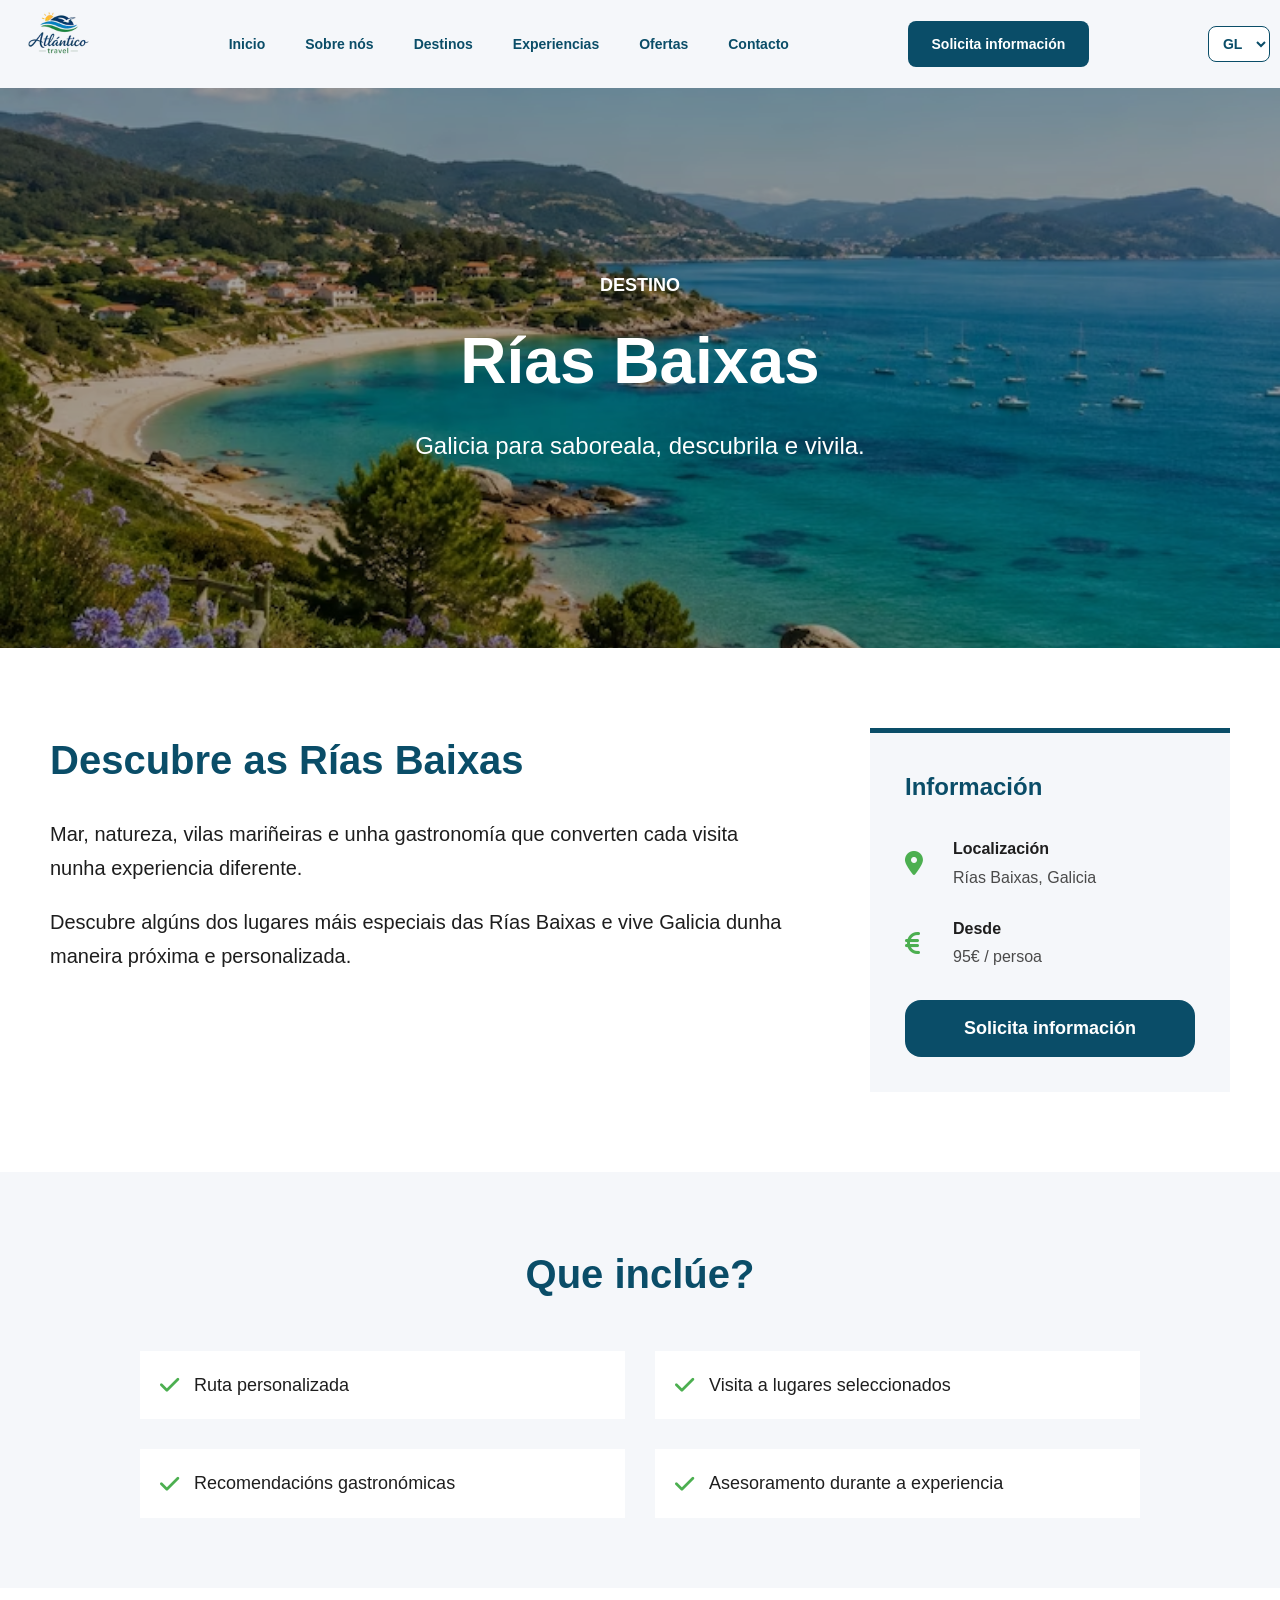
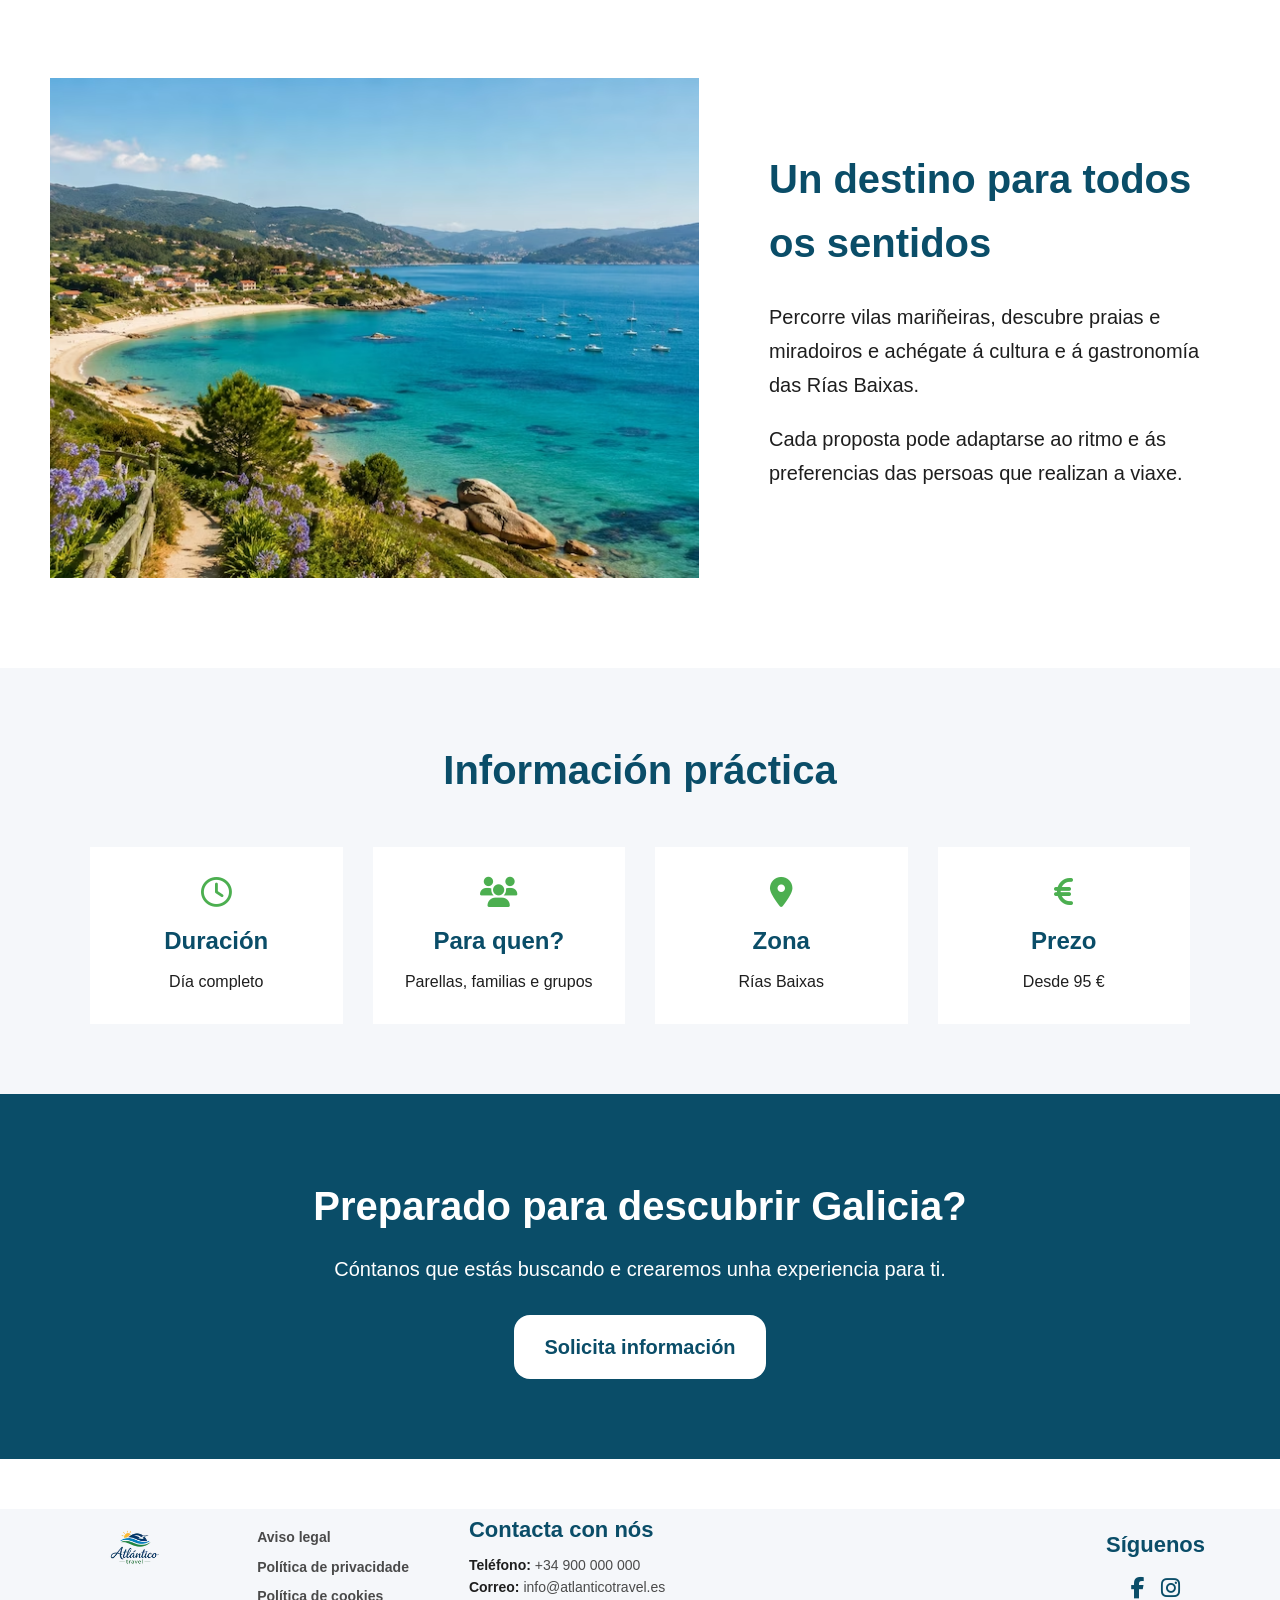
<file: destino1.html>
<!DOCTYPE html>
<html lang="gl">

<head>
    <meta charset="UTF-8">
    <meta name="viewport" content="width=device-width, initial-scale=1.0">

    <link rel="stylesheet"
        href="https://cdnjs.cloudflare.com/ajax/libs/font-awesome/6.7.2/css/all.min.css">

    <link rel="stylesheet" href="css/estilos.css">

    <link rel="preconnect" href="https://fonts.googleapis.com">
    <link rel="icon" type="image/png" href="assets/favicon.png">
    <title>Destinos</title>
</head>

<body>

    <header>

        <nav>

            <div class="logo">

                <a href="index.html">
                    <img src="assets/logotipo.webp" alt="Logo Axencia">
                </a>

            </div>


            <ul class="menu">

                <li>
                    <a href="index.html" data-i18n="inicio">
                        Inicio
                    </a>
                </li>

                <li>
                    <a href="sobrenos.html" data-i18n="sobreNos">
                        Sobre nós
                    </a>
                </li>

                <li>
                    <a href="destinos.html" data-i18n="destinos">
                        Destinos
                    </a>
                </li>

                <li>
                    <a href="experiencias.html" data-i18n="experiencias">
                        Experiencias
                    </a>
                </li>

                <li>
                    <a href="ofertas.html" data-i18n="ofertas">
                        Ofertas
                    </a>
                </li>

                <li>
                    <a href="contacto.html" data-i18n="contacto">
                        Contacto
                    </a>
                </li>

            </ul>


            <a href="contacto.html"
                class="nav-cta"
                data-i18n="solicitar">

                Solicita información

            </a>


            <select name="idioma"
                id="idioma"
                aria-label="seleccionar idioma">

                <option value="gl">GL</option>
                <option value="es">ES</option>
                <option value="en">EN</option>

            </select>


            <button class="menu-toggle" aria-label="Abrir menú">

                <span></span>
                <span></span>
                <span></span>

            </button>

        </nav>

    </header>


    <main class="detalle-main">


        <section class="detalle-hero detalle-hero-rias">

            <div class="detalle-hero-contenido">

                <p class="detalle-categoria"
                    data-i18n="detalleDestino">
                    Destino
                </p>

                <h1 data-i18n="detalleRiasTitulo">
                    Rías Baixas
                </h1>

                <p class="detalle-subtitulo"
                    data-i18n="detalleRiasSubtitulo">
                    Galicia para saboreala, descubrila e vivila.
                </p>

            </div>

        </section>


        <section class="detalle-presentacion">

            <div class="detalle-descricion">

                <h2 data-i18n="detalleRiasPresentacionTitulo">
                    Descubre as Rías Baixas
                </h2>

                <p data-i18n="detalleRiasPresentacion1">
                    Mar, natureza, vilas mariñeiras e unha gastronomía que converten cada visita nunha experiencia
                    diferente.
                </p>

                <p data-i18n="detalleRiasPresentacion2">
                    Descubre algúns dos lugares máis especiais das Rías Baixas e vive Galicia dunha maneira próxima e
                    personalizada.
                </p>

            </div>


            <aside class="detalle-resumo">

                <h3 data-i18n="detalleInformacion">
                    Información
                </h3>


                <div class="detalle-resumo-item">

                    <i class="fa-solid fa-location-dot"></i>

                    <div>

                        <strong data-i18n="localizacion">
                            Localización
                        </strong>

                        <p>
                            Rías Baixas, Galicia
                        </p>

                    </div>

                </div>


                <div class="detalle-resumo-item">

                    <i class="fa-solid fa-euro-sign"></i>

                    <div>

                        <strong data-i18n="desde">
                            Desde
                        </strong>

                        <p>
                            95€
                            <span data-i18n="porPersoa">
                                / persoa
                            </span>
                        </p>

                    </div>

                </div>


                <a href="contacto.html"
                    class="detalle-boton"
                    data-i18n="solicitar">

                    Solicitar información

                </a>

            </aside>

        </section>


        <section class="detalle-inclue">

            <h2 data-i18n="detalleInclueTitulo">
                Que inclúe?
            </h2>


            <div class="detalle-inclue-grid">

                <div class="detalle-inclue-item">

                    <i class="fa-solid fa-check"></i>

                    <p data-i18n="detalleRiasInclue1">
                        Ruta personalizada
                    </p>

                </div>


                <div class="detalle-inclue-item">

                    <i class="fa-solid fa-check"></i>

                    <p data-i18n="detalleRiasInclue2">
                        Visita a lugares seleccionados
                    </p>

                </div>


                <div class="detalle-inclue-item">

                    <i class="fa-solid fa-check"></i>

                    <p data-i18n="detalleRiasInclue3">
                        Recomendacións gastronómicas
                    </p>

                </div>


                <div class="detalle-inclue-item">

                    <i class="fa-solid fa-check"></i>

                    <p data-i18n="detalleRiasInclue4">
                        Asesoramento durante a experiencia
                    </p>

                </div>

            </div>

        </section>


        <section class="detalle-descubre">

            <div class="detalle-descubre-imaxe">

                <img src="assets/riasbaixas.avif"
                    alt="Paisaxe das Rías Baixas">

            </div>


            <div class="detalle-descubre-texto">

                <h2 data-i18n="detalleRiasSentidosTitulo">
                    Un destino para todos os sentidos
                </h2>

                <p data-i18n="detalleRiasSentidos1">
                    Percorre vilas mariñeiras, descubre praias e miradoiros
                    e achégate á cultura e á gastronomía das Rías Baixas.
                </p>

                <p data-i18n="detalleRiasSentidos2">
                    Cada proposta pode adaptarse ao ritmo e ás preferencias
                    das persoas que realizan a viaxe.
                </p>

            </div>

        </section>


        <section class="detalle-datos">

            <h2 data-i18n="detalleInformacionPractica">
                Información práctica
            </h2>


            <div class="detalle-datos-grid">

                <article>

                    <i class="fa-regular fa-clock"></i>

                    <h3 data-i18n="duracion">
                        Duración
                    </h3>

                    <p data-i18n="detalleRiasDuracion">
                        Día completo
                    </p>

                </article>


                <article>

                    <i class="fa-solid fa-users"></i>

                    <h3 data-i18n="detalleParaQuen">
                        Para quen?
                    </h3>

                    <p data-i18n="detalleRiasPublico">
                        Parellas, familias e grupos
                    </p>

                </article>


                <article>

                    <i class="fa-solid fa-location-dot"></i>

                    <h3 data-i18n="zona">
                        Zona
                    </h3>

                    <p>
                        Rías Baixas
                    </p>

                </article>


                <article>

                    <i class="fa-solid fa-euro-sign"></i>

                    <h3 data-i18n="prezo">
                        Prezo
                    </h3>

                    <p>
                        <span data-i18n="desde">
                            Desde
                        </span>
                        95 €
                    </p>

                </article>

            </div>

        </section>


        <section class="detalle-cta">

            <h2 data-i18n="detalleRiasCtaTitulo">
                Preparado para descubrir Galicia?
            </h2>

            <p data-i18n="detalleRiasCtaTexto">
                Cóntanos que estás buscando e crearemos unha experiencia para ti.
            </p>

            <a href="contacto.html"
                class="detalle-cta-boton"
                data-i18n="solicitar">

                Solicitar información

            </a>

        </section>

    </main>


    <footer>

        <div class="footer-contenido">


            <div class="footer-marca">

                <a href="index.html">

                    <img src="assets/logotipo.webp"
                        alt="Logotipo de Atlántico Travel">

                </a>

                <p data-i18n="lema">
                    Galicia para vivila.
                </p>

            </div>


            <div class="footer-contacto">

                <h2 data-i18n="contactar">
                    Contacta con nós
                </h2>


                <div class="footer-contacto-info">

                    <p>

                        <strong data-i18n="footerTelefono">
                            Teléfono:
                        </strong>

                        <a href="tel:+34900000000">
                            +34 900 000 000
                        </a>

                    </p>


                    <p>

                        <strong data-i18n="footerCorreo">
                            Correo:
                        </strong>

                        <a href="mailto:info@atlanticotravel.es">
                            info@atlanticotravel.es
                        </a>

                    </p>


                    <p>

                        <strong data-i18n="footerLocalizacion">
                            Localización:
                        </strong>

                        Calle doctor flemming, nº71, Carballo, A Coruña

                    </p>

                </div>

            </div>


            <div class="footer-redes">

                <h2 data-i18n="siguenos">
                    Síguenos
                </h2>


                <div class="redes">

                    <a href="ENLACE_FACEBOOK"
                        target="_blank"
                        rel="noopener noreferrer"
                        aria-label="Facebook de Atlántico Travel">

                        <i class="fa-brands fa-facebook-f"></i>

                    </a>


                    <a href="ENLACE_INSTAGRAM"
                        target="_blank"
                        rel="noopener noreferrer"
                        aria-label="Instagram de Atlántico Travel">

                        <i class="fa-brands fa-instagram"></i>

                    </a>

                </div>

            </div>

        </div>


        <div class="footer-inferior">

            <nav aria-label="Información legal">

                <ul>

                    <li>

                        <a href="aviso-legal.html"
                            data-i18n="avisoLegal">

                            Aviso legal

                        </a>

                    </li>


                    <li>

                        <a href="privacidade.html"
                            data-i18n="privacidade">

                            Política de privacidade

                        </a>

                    </li>


                    <li>

                        <a href="cookies.html"
                            data-i18n="cookies">

                            Política de cookies

                        </a>

                    </li>

                </ul>

            </nav>

        </div>

    </footer>


    <script src="js/script.js"></script>

</body>

</html>
</file>
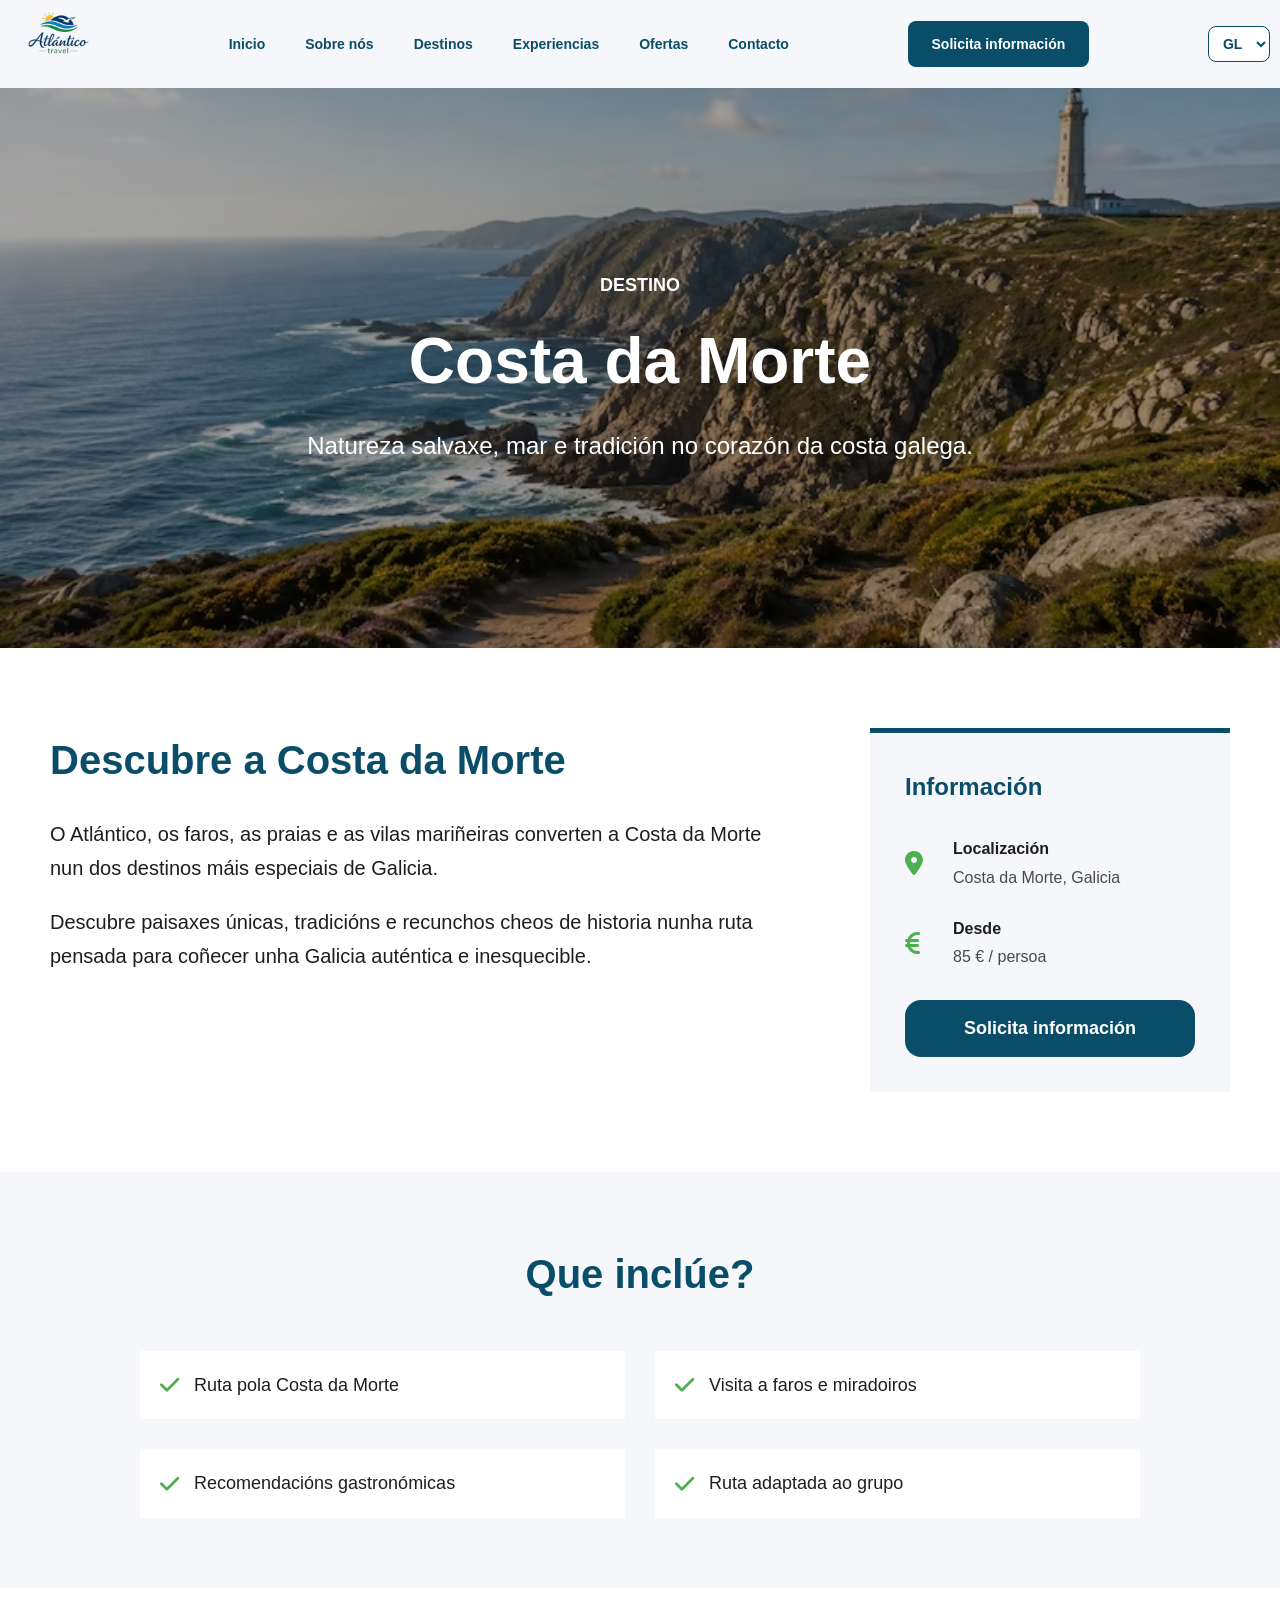
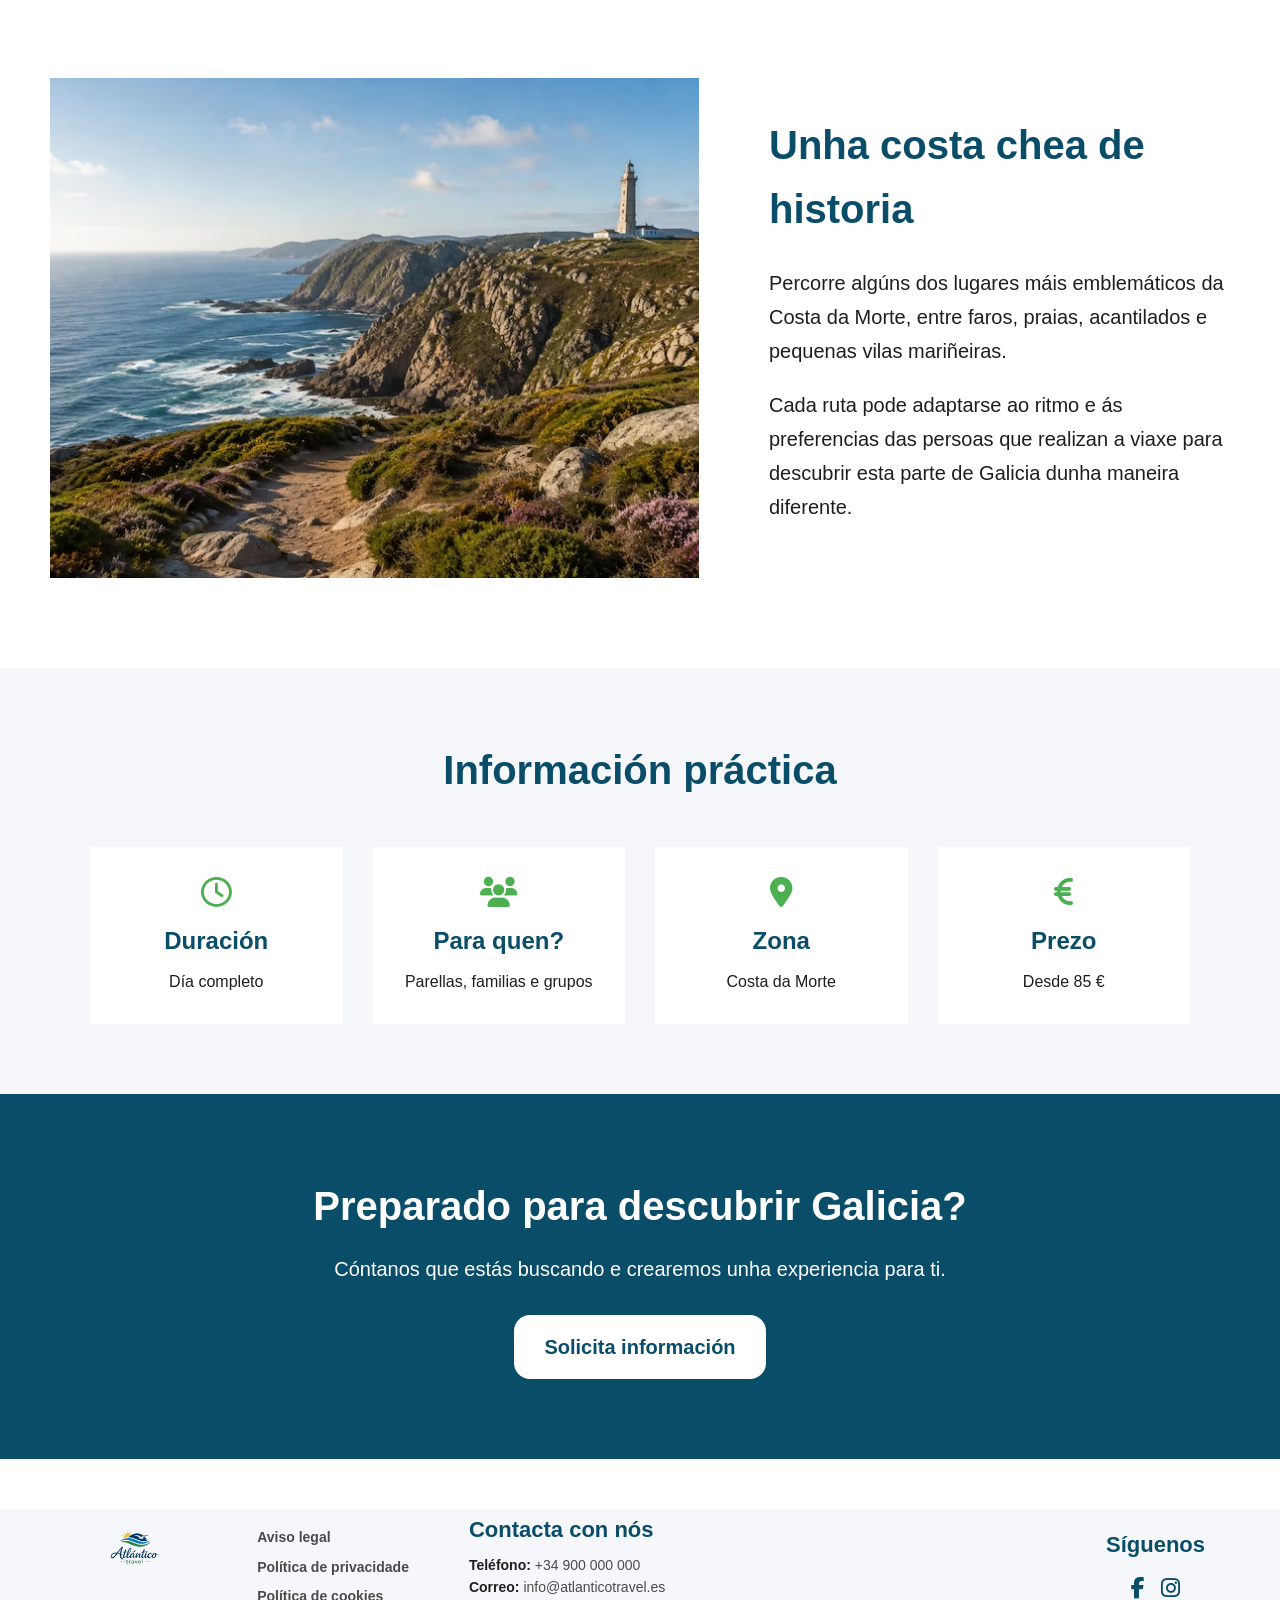
<file: destino2.html>
<!DOCTYPE html>
<html lang="gl">

<head>
    <meta charset="UTF-8">
    <meta name="viewport" content="width=device-width, initial-scale=1.0">

    <link rel="stylesheet"
        href="https://cdnjs.cloudflare.com/ajax/libs/font-awesome/6.7.2/css/all.min.css">

    <link rel="stylesheet" href="css/estilos.css">

    <link rel="preconnect" href="https://fonts.googleapis.com">
    <link rel="icon" type="image/png" href="assets/favicon.png">
    <title>Costa da Morte</title>
</head>

<body>

    <header>

        <nav>

            <div class="logo">

                <a href="index.html">
                    <img src="assets/logotipo.webp" alt="Logo Axencia">
                </a>

            </div>


            <ul class="menu">

                <li>
                    <a href="index.html" data-i18n="inicio">
                        Inicio
                    </a>
                </li>

                <li>
                    <a href="sobrenos.html" data-i18n="sobreNos">
                        Sobre nós
                    </a>
                </li>

                <li>
                    <a href="destinos.html" data-i18n="destinos">
                        Destinos
                    </a>
                </li>

                <li>
                    <a href="experiencias.html" data-i18n="experiencias">
                        Experiencias
                    </a>
                </li>

                <li>
                    <a href="ofertas.html" data-i18n="ofertas">
                        Ofertas
                    </a>
                </li>

                <li>
                    <a href="contacto.html" data-i18n="contacto">
                        Contacto
                    </a>
                </li>

            </ul>


            <a href="contacto.html"
                class="nav-cta"
                data-i18n="solicitar">

                Solicita información

            </a>


            <select name="idioma"
                id="idioma"
                aria-label="seleccionar idioma">

                <option value="gl">GL</option>
                <option value="es">ES</option>
                <option value="en">EN</option>

            </select>


            <button class="menu-toggle" aria-label="Abrir menú">

                <span></span>
                <span></span>
                <span></span>

            </button>

        </nav>

    </header>


    <main class="detalle-main">


        <section class="detalle-hero detalle-hero-costa">

            <div class="detalle-hero-contenido">

                <p class="detalle-categoria"
                    data-i18n="detalleDestino">
                    Destino
                </p>


                <h1 data-i18n="detalleCostaTitulo">
                    Costa da Morte
                </h1>


                <p class="detalle-subtitulo"
                    data-i18n="detalleCostaSubtitulo">
                    Natureza salvaxe, mar e tradición no corazón da costa galega.
                </p>

            </div>

        </section>


        <section class="detalle-presentacion">

            <div class="detalle-descricion">

                <h2 data-i18n="detalleCostaPresentacionTitulo">
                    Descubre a Costa da Morte
                </h2>


                <p data-i18n="detalleCostaPresentacion1">
                    O Atlántico, os faros, as praias e as vilas mariñeiras
                    converten a Costa da Morte nun dos destinos máis especiais
                    de Galicia.
                </p>


                <p data-i18n="detalleCostaPresentacion2">
                    Descubre paisaxes únicas, tradicións e recunchos cheos de
                    historia nunha ruta pensada para coñecer unha Galicia
                    auténtica e inesquecible.
                </p>

            </div>


            <aside class="detalle-resumo">

                <h3 data-i18n="detalleInformacion">
                    Información
                </h3>


                <div class="detalle-resumo-item">

                    <i class="fa-solid fa-location-dot"></i>

                    <div>

                        <strong data-i18n="localizacion">
                            Localización
                        </strong>

                        <p>
                            Costa da Morte, Galicia
                        </p>

                    </div>

                </div>


                <div class="detalle-resumo-item">

                    <i class="fa-solid fa-euro-sign"></i>

                    <div>

                        <strong data-i18n="desde">
                            Desde
                        </strong>

                        <p>
                            85 €
                            <span data-i18n="porPersoa">
                                / persoa
                            </span>
                        </p>

                    </div>

                </div>


                <a href="contacto.html"
                    class="detalle-boton"
                    data-i18n="solicitar">

                    Solicitar información

                </a>

            </aside>

        </section>


        <section class="detalle-inclue">

            <h2 data-i18n="detalleInclueTitulo">
                Que inclúe?
            </h2>


            <div class="detalle-inclue-grid">

                <div class="detalle-inclue-item">

                    <i class="fa-solid fa-check"></i>

                    <p data-i18n="detalleCostaInclue1">
                        Ruta pola Costa da Morte
                    </p>

                </div>


                <div class="detalle-inclue-item">

                    <i class="fa-solid fa-check"></i>

                    <p data-i18n="detalleCostaInclue2">
                        Visita a faros e miradoiros
                    </p>

                </div>


                <div class="detalle-inclue-item">

                    <i class="fa-solid fa-check"></i>

                    <p data-i18n="detalleCostaInclue3">
                        Recomendacións gastronómicas
                    </p>

                </div>


                <div class="detalle-inclue-item">

                    <i class="fa-solid fa-check"></i>

                    <p data-i18n="detalleCostaInclue4">
                        Ruta adaptada ao grupo
                    </p>

                </div>

            </div>

        </section>


        <section class="detalle-descubre">

            <div class="detalle-descubre-imaxe">

                <img src="assets/costamorte.avif"
                    alt="Paisaxe da Costa da Morte">

            </div>


            <div class="detalle-descubre-texto">

                <h2 data-i18n="detalleCostaHistoriaTitulo">
                    Unha costa chea de historia
                </h2>


                <p data-i18n="detalleCostaHistoria1">
                    Percorre algúns dos lugares máis emblemáticos da Costa
                    da Morte, entre faros, praias, acantilados e pequenas
                    vilas mariñeiras.
                </p>


                <p data-i18n="detalleCostaHistoria2">
                    Cada ruta pode adaptarse ao ritmo e ás preferencias
                    das persoas que realizan a viaxe para descubrir esta
                    parte de Galicia dunha maneira diferente.
                </p>

            </div>

        </section>


        <section class="detalle-datos">

            <h2 data-i18n="detalleInformacionPractica">
                Información práctica
            </h2>


            <div class="detalle-datos-grid">


                <article>

                    <i class="fa-regular fa-clock"></i>

                    <h3 data-i18n="duracion">
                        Duración
                    </h3>

                    <p data-i18n="detalleCostaDuracion">
                        Día completo
                    </p>

                </article>


                <article>

                    <i class="fa-solid fa-users"></i>

                    <h3 data-i18n="detalleParaQuen">
                        Para quen?
                    </h3>

                    <p data-i18n="detalleCostaPublico">
                        Parellas, familias e grupos
                    </p>

                </article>


                <article>

                    <i class="fa-solid fa-location-dot"></i>

                    <h3 data-i18n="zona">
                        Zona
                    </h3>

                    <p>
                        Costa da Morte
                    </p>

                </article>


                <article>

                    <i class="fa-solid fa-euro-sign"></i>

                    <h3 data-i18n="prezo">
                        Prezo
                    </h3>

                    <p>
                        <span data-i18n="desde">
                            Desde
                        </span>
                        85 €
                    </p>

                </article>

            </div>

        </section>


        <section class="detalle-cta">

            <h2 data-i18n="detalleCostaCtaTitulo">
                Preparado para descubrir Galicia?
            </h2>


            <p data-i18n="detalleCostaCtaTexto">
                Cóntanos que estás buscando e crearemos unha experiencia para ti.
            </p>


            <a href="contacto.html"
                class="detalle-cta-boton"
                data-i18n="solicitar">

                Solicitar información

            </a>

        </section>

    </main>


    <footer>

        <div class="footer-contenido">


            <div class="footer-marca">

                <a href="index.html">

                    <img src="assets/logotipo.webp"
                        alt="Logotipo de Atlántico Travel">

                </a>


                <p data-i18n="lema">
                    Galicia para vivila.
                </p>

            </div>


            <div class="footer-contacto">

                <h2 data-i18n="contactar">
                    Contacta con nós
                </h2>


                <div class="footer-contacto-info">

                    <p>

                        <strong data-i18n="footerTelefono">
                            Teléfono:
                        </strong>

                        <a href="tel:+34900000000">
                            +34 900 000 000
                        </a>

                    </p>


                    <p>

                        <strong data-i18n="footerCorreo">
                            Correo:
                        </strong>

                        <a href="mailto:info@atlanticotravel.es">
                            info@atlanticotravel.es
                        </a>

                    </p>


                    <p>

                        <strong data-i18n="footerLocalizacion">
                            Localización:
                        </strong>

                        Calle doctor flemming, nº71, Carballo, A Coruña

                    </p>

                </div>

            </div>


            <div class="footer-redes">

                <h2 data-i18n="siguenos">
                    Síguenos
                </h2>


                <div class="redes">

                    <a href="ENLACE_FACEBOOK"
                        target="_blank"
                        rel="noopener noreferrer"
                        aria-label="Facebook de Atlántico Travel">

                        <i class="fa-brands fa-facebook-f"></i>

                    </a>


                    <a href="ENLACE_INSTAGRAM"
                        target="_blank"
                        rel="noopener noreferrer"
                        aria-label="Instagram de Atlántico Travel">

                        <i class="fa-brands fa-instagram"></i>

                    </a>

                </div>

            </div>

        </div>


        <div class="footer-inferior">

            <nav aria-label="Información legal">

                <ul>

                    <li>

                        <a href="aviso-legal.html"
                            data-i18n="avisoLegal">

                            Aviso legal

                        </a>

                    </li>


                    <li>

                        <a href="privacidade.html"
                            data-i18n="privacidade">

                            Política de privacidade

                        </a>

                    </li>


                    <li>

                        <a href="cookies.html"
                            data-i18n="cookies">

                            Política de cookies

                        </a>

                    </li>

                </ul>

            </nav>

        </div>

    </footer>


    <script src="js/script.js"></script>

</body>

</html>
</file>
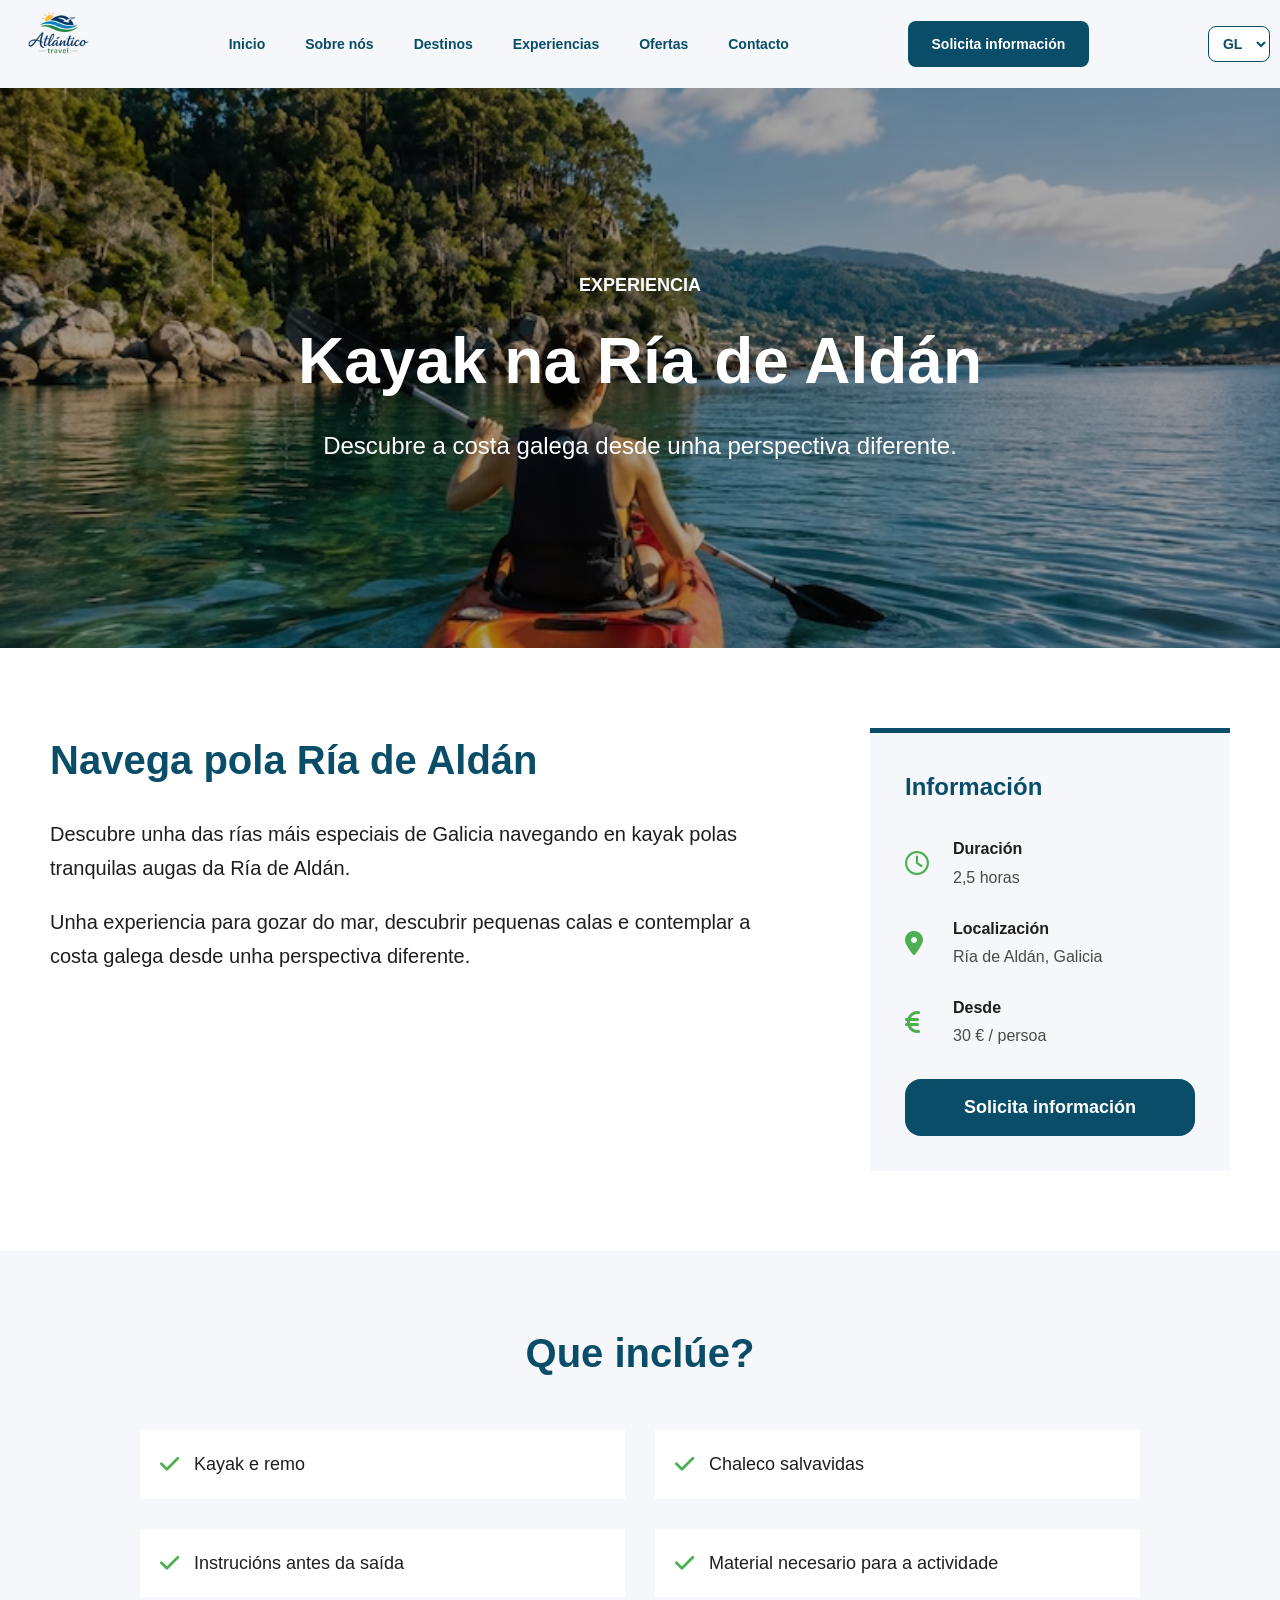
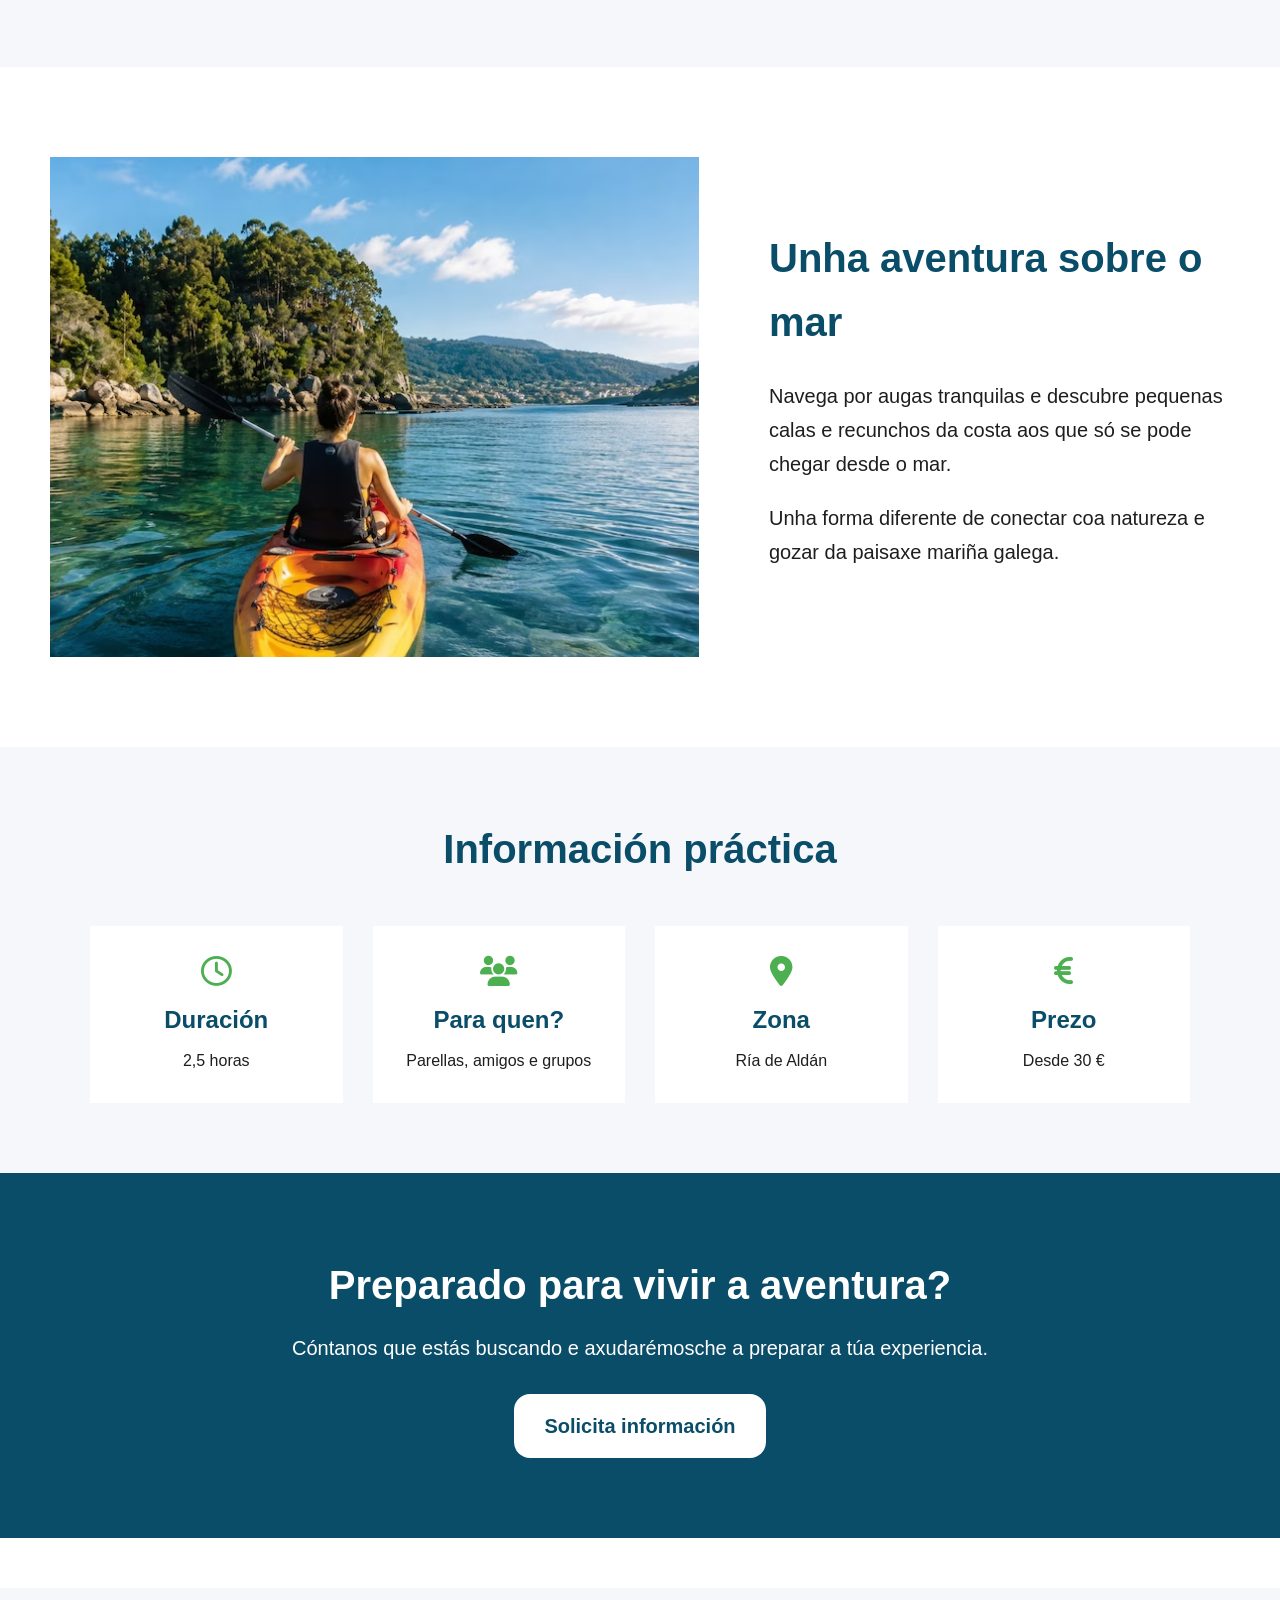
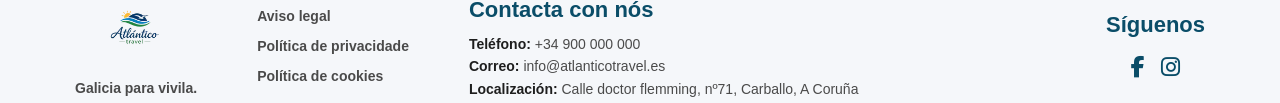
<file: experiencia1.html>
<!DOCTYPE html>
<html lang="gl">

<head>
    <meta charset="UTF-8">
    <meta name="viewport" content="width=device-width, initial-scale=1.0">

    <link rel="stylesheet"
        href="https://cdnjs.cloudflare.com/ajax/libs/font-awesome/6.7.2/css/all.min.css">

    <link rel="stylesheet" href="css/estilos.css">

    <link rel="preconnect" href="https://fonts.googleapis.com">
<link rel="icon" type="image/png" href="assets/favicon.png">
    <title>Kayak na Ría de Aldán</title>
</head>

<body>

    <header>

        <nav>

            <div class="logo">

                <a href="index.html">
                    <img src="assets/logotipo.webp" alt="Logo Axencia">
                </a>

            </div>


            <ul class="menu">

                <li>
                    <a href="index.html" data-i18n="inicio">
                        Inicio
                    </a>
                </li>

                <li>
                    <a href="sobrenos.html" data-i18n="sobreNos">
                        Sobre nós
                    </a>
                </li>

                <li>
                    <a href="destinos.html" data-i18n="destinos">
                        Destinos
                    </a>
                </li>

                <li>
                    <a href="experiencias.html" data-i18n="experiencias">
                        Experiencias
                    </a>
                </li>

                <li>
                    <a href="ofertas.html" data-i18n="ofertas">
                        Ofertas
                    </a>
                </li>

                <li>
                    <a href="contacto.html" data-i18n="contacto">
                        Contacto
                    </a>
                </li>

            </ul>


            <a href="contacto.html"
                class="nav-cta"
                data-i18n="solicitar">

                Solicita información

            </a>


            <select name="idioma"
                id="idioma"
                aria-label="seleccionar idioma">

                <option value="gl">GL</option>
                <option value="es">ES</option>
                <option value="en">EN</option>

            </select>


            <button class="menu-toggle" aria-label="Abrir menú">

                <span></span>
                <span></span>
                <span></span>

            </button>

        </nav>

    </header>


    <main class="detalle-main">


        <section class="detalle-hero detalle-hero-kayak">

            <div class="detalle-hero-contenido">

                <p class="detalle-categoria"
                    data-i18n="detalleExperiencia">
                    Experiencia
                </p>

                <h1 data-i18n="detalleKayakTitulo">
                    Kayak na Ría de Aldán
                </h1>

                <p class="detalle-subtitulo"
                    data-i18n="detalleKayakSubtitulo">
                    Descubre a costa galega desde unha perspectiva diferente.
                </p>

            </div>

        </section>


        <section class="detalle-presentacion">

            <div class="detalle-descricion">

                <h2 data-i18n="detalleKayakPresentacionTitulo">
                    Navega pola Ría de Aldán
                </h2>

                <p data-i18n="detalleKayakPresentacion1">
                    Descubre a beleza da Ría de Aldán desde o mar nunha
                    experiencia en kayak rodeada de natureza, praias e
                    paisaxes únicas.
                </p>

                <p data-i18n="detalleKayakPresentacion2">
                    Unha actividade perfecta para gozar en parella, con
                    amigos ou en grupo e descubrir a costa galega dunha
                    maneira divertida e diferente.
                </p>

            </div>


            <aside class="detalle-resumo">

                <h3 data-i18n="detalleInformacion">
                    Información
                </h3>


                <div class="detalle-resumo-item">

                    <i class="fa-regular fa-clock"></i>

                    <div>

                        <strong data-i18n="duracion">
                            Duración
                        </strong>

                        <p data-i18n="detalleKayakDuracion">
                            2,5 horas
                        </p>

                    </div>

                </div>


                <div class="detalle-resumo-item">

                    <i class="fa-solid fa-location-dot"></i>

                    <div>

                        <strong data-i18n="localizacion">
                            Localización
                        </strong>

                        <p>
                            Ría de Aldán, Galicia
                        </p>

                    </div>

                </div>


                <div class="detalle-resumo-item">

                    <i class="fa-solid fa-euro-sign"></i>

                    <div>

                        <strong data-i18n="desde">
                            Desde
                        </strong>

                        <p>
                            30 €
                            <span data-i18n="porPersoa">
                                / persoa
                            </span>
                        </p>

                    </div>

                </div>


                <a href="contacto.html"
                    class="detalle-boton"
                    data-i18n="solicitar">

                    Solicitar información

                </a>

            </aside>

        </section>


        <section class="detalle-inclue">

            <h2 data-i18n="detalleInclueTitulo">
                Que inclúe?
            </h2>


            <div class="detalle-inclue-grid">

                <div class="detalle-inclue-item">

                    <i class="fa-solid fa-check"></i>

                    <p data-i18n="detalleKayakInclue1">
                        Kayak e remo
                    </p>

                </div>


                <div class="detalle-inclue-item">

                    <i class="fa-solid fa-check"></i>

                    <p data-i18n="detalleKayakInclue2">
                        Chaleco salvavidas
                    </p>

                </div>


                <div class="detalle-inclue-item">

                    <i class="fa-solid fa-check"></i>

                    <p data-i18n="detalleKayakInclue3">
                        Instrucións antes da saída
                    </p>

                </div>


                <div class="detalle-inclue-item">

                    <i class="fa-solid fa-check"></i>

                    <p data-i18n="detalleKayakInclue4">
                        Material necesario para a actividade
                    </p>

                </div>

            </div>

        </section>


        <section class="detalle-descubre">

            <div class="detalle-descubre-imaxe">

                <img src="assets/kayak.avif"
                    alt="Persoa facendo kayak na Ría de Aldán">

            </div>


            <div class="detalle-descubre-texto">

                <h2 data-i18n="detalleKayakAventuraTitulo">
                    Unha aventura sobre o mar
                </h2>

                <p data-i18n="detalleKayakAventura1">
                    Navega polas tranquilas augas da Ría de Aldán e descubre
                    praias, pequenas calas e paisaxes naturais desde unha
                    perspectiva completamente diferente.
                </p>

                <p data-i18n="detalleKayakAventura2">
                    A actividade está pensada para gozar da natureza e do
                    mar nun entorno privilexiado da costa galega.
                </p>

            </div>

        </section>


        <section class="detalle-datos">

            <h2 data-i18n="detalleInformacionPractica">
                Información práctica
            </h2>


            <div class="detalle-datos-grid">


                <article>

                    <i class="fa-regular fa-clock"></i>

                    <h3 data-i18n="duracion">
                        Duración
                    </h3>

                    <p data-i18n="detalleKayakDuracion">
                        2,5 horas
                    </p>

                </article>


                <article>

                    <i class="fa-solid fa-users"></i>

                    <h3 data-i18n="detalleParaQuen">
                        Para quen?
                    </h3>

                    <p data-i18n="detalleKayakPublico">
                        Parellas, amigos e grupos
                    </p>

                </article>


                <article>

                    <i class="fa-solid fa-location-dot"></i>

                    <h3 data-i18n="zona">
                        Zona
                    </h3>

                    <p>
                        Ría de Aldán
                    </p>

                </article>


                <article>

                    <i class="fa-solid fa-euro-sign"></i>

                    <h3 data-i18n="prezo">
                        Prezo
                    </h3>

                    <p>
                        <span data-i18n="desde">
                            Desde
                        </span>
                        30 €
                    </p>

                </article>

            </div>

        </section>


        <section class="detalle-cta">

            <h2 data-i18n="detalleKayakCtaTitulo">
                Preparado para vivir a aventura?
            </h2>

            <p data-i18n="detalleKayakCtaTexto">
                Cóntanos que estás buscando e axudarémosche a preparar a túa experiencia.
            </p>

            <a href="contacto.html"
                class="detalle-cta-boton"
                data-i18n="solicitar">

                Solicitar información

            </a>

        </section>

    </main>


    <footer>

        <div class="footer-contenido">


            <div class="footer-marca">

                <a href="index.html">

                    <img src="assets/logotipo.webp"
                        alt="Logotipo de Atlántico Travel">

                </a>

                <p data-i18n="lema">
                    Galicia para vivila.
                </p>

            </div>


            <div class="footer-contacto">

                <h2 data-i18n="contactar">
                    Contacta con nós
                </h2>


                <div class="footer-contacto-info">

                    <p>

                        <strong data-i18n="footerTelefono">
                            Teléfono:
                        </strong>

                        <a href="tel:+34900000000">
                            +34 900 000 000
                        </a>

                    </p>


                    <p>

                        <strong data-i18n="footerCorreo">
                            Correo:
                        </strong>

                        <a href="mailto:info@atlanticotravel.es">
                            info@atlanticotravel.es
                        </a>

                    </p>


                    <p>

                        <strong data-i18n="footerLocalizacion">
                            Localización:
                        </strong>

                        Calle doctor flemming, nº71, Carballo, A Coruña

                    </p>

                </div>

            </div>


            <div class="footer-redes">

                <h2 data-i18n="siguenos">
                    Síguenos
                </h2>


                <div class="redes">

                    <a href="ENLACE_FACEBOOK"
                        target="_blank"
                        rel="noopener noreferrer"
                        aria-label="Facebook de Atlántico Travel">

                        <i class="fa-brands fa-facebook-f"></i>

                    </a>


                    <a href="ENLACE_INSTAGRAM"
                        target="_blank"
                        rel="noopener noreferrer"
                        aria-label="Instagram de Atlántico Travel">

                        <i class="fa-brands fa-instagram"></i>

                    </a>

                </div>

            </div>

        </div>


        <div class="footer-inferior">

            <nav aria-label="Información legal">

                <ul>

                    <li>

                        <a href="aviso-legal.html"
                            data-i18n="avisoLegal">

                            Aviso legal

                        </a>

                    </li>


                    <li>

                        <a href="privacidade.html"
                            data-i18n="privacidade">

                            Política de privacidade

                        </a>

                    </li>


                    <li>

                        <a href="cookies.html"
                            data-i18n="cookies">

                            Política de cookies

                        </a>

                    </li>

                </ul>

            </nav>

        </div>

    </footer>


    <script src="js/script.js"></script>

</body>

</html>
</file>
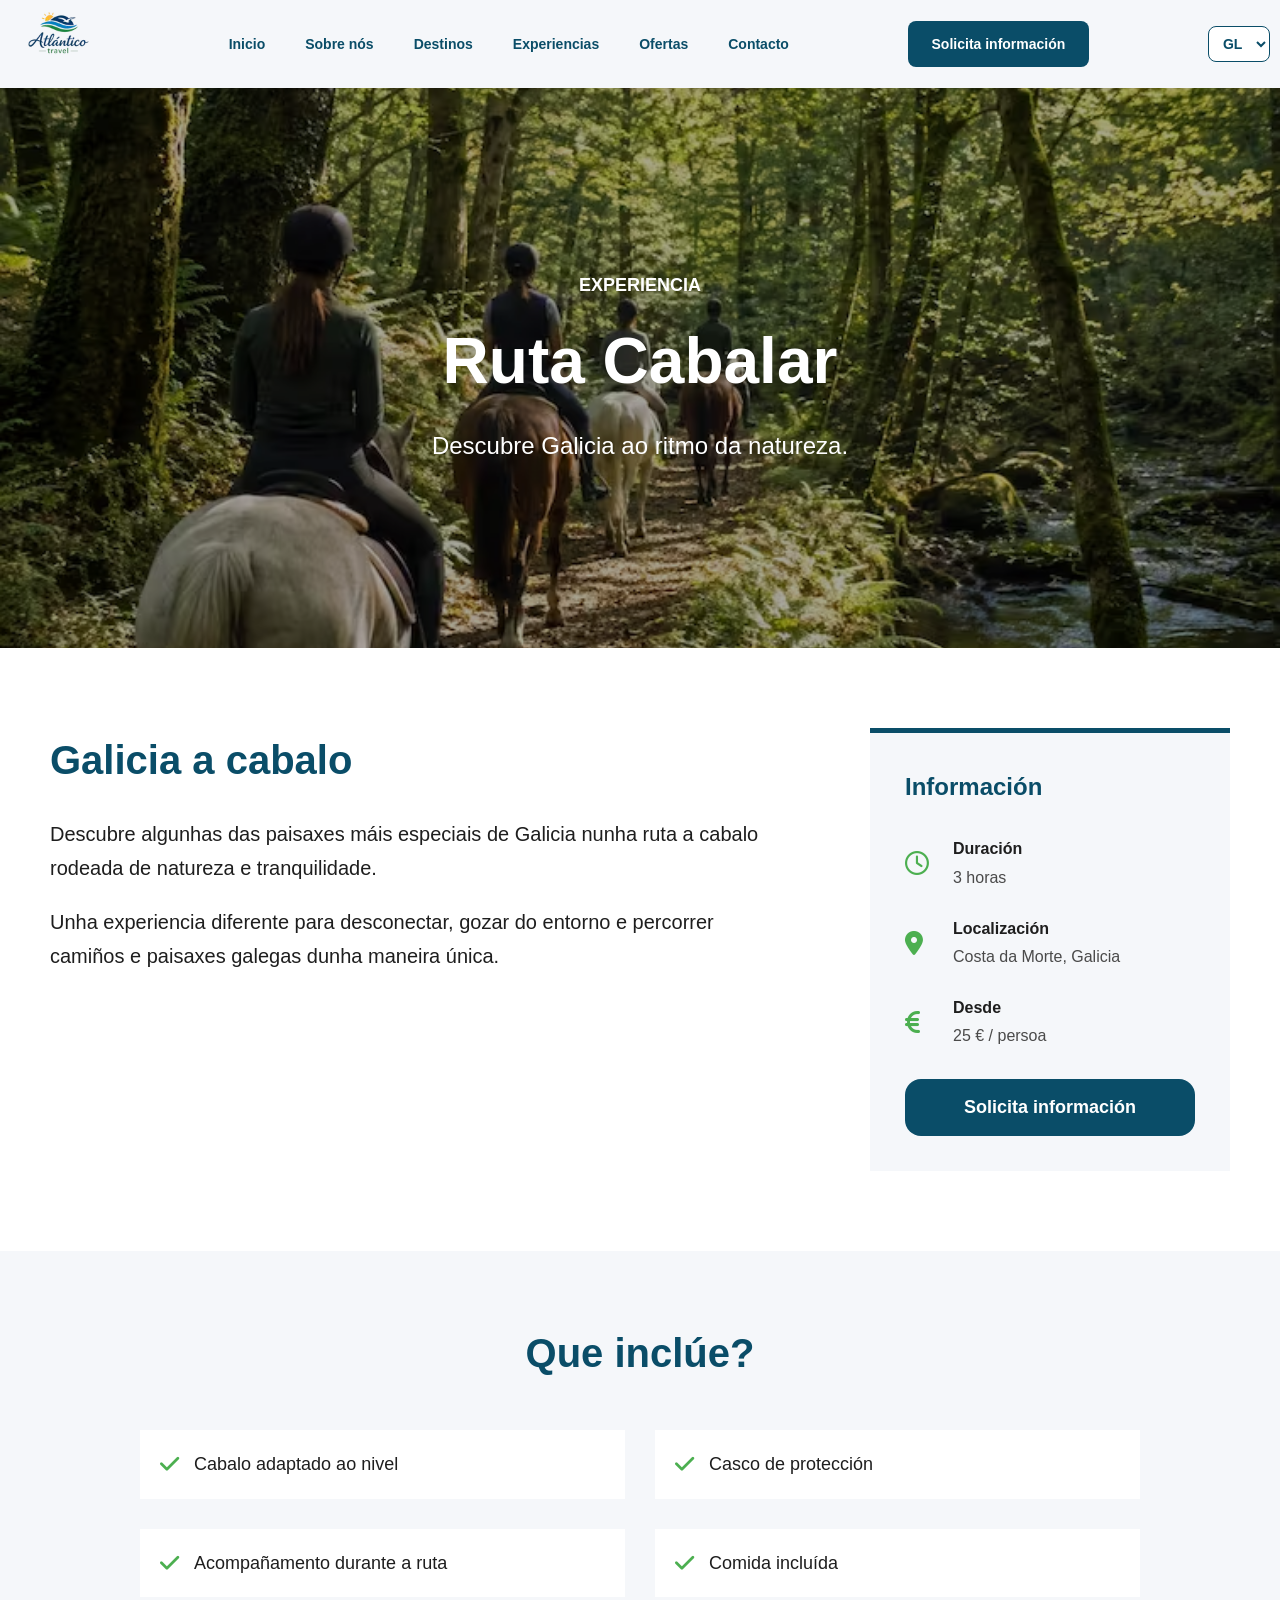
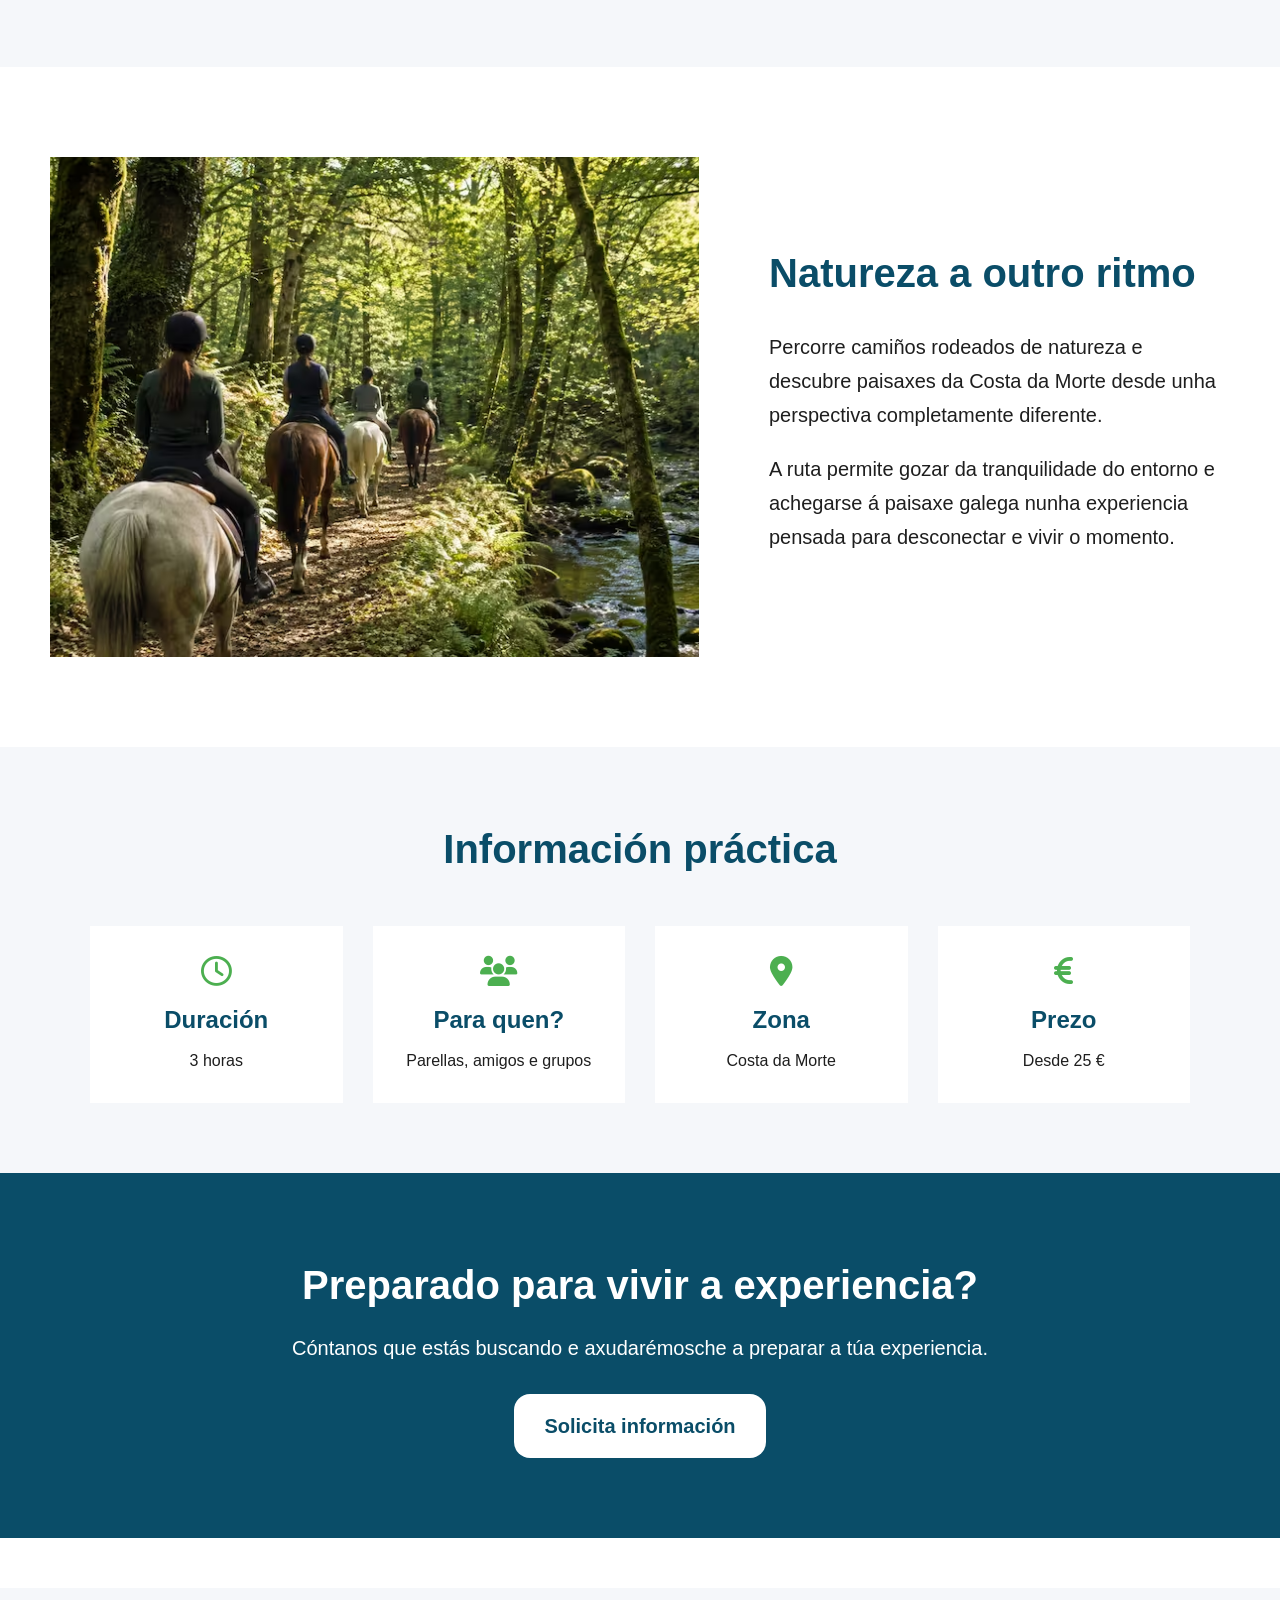
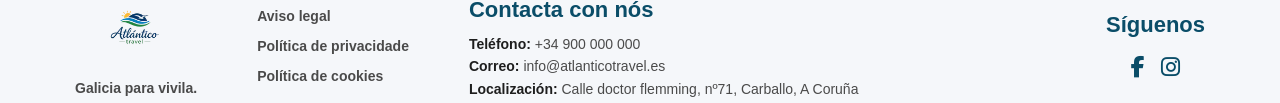
<file: experiencia2.html>
<!DOCTYPE html>
<html lang="gl">

<head>
    <meta charset="UTF-8">
    <meta name="viewport" content="width=device-width, initial-scale=1.0">

    <link rel="stylesheet"
        href="https://cdnjs.cloudflare.com/ajax/libs/font-awesome/6.7.2/css/all.min.css">

    <link rel="stylesheet" href="css/estilos.css">

    <link rel="preconnect" href="https://fonts.googleapis.com">
<link rel="icon" type="image/png" href="assets/favicon.png">
    <title>Ruta Cabalar</title>
</head>

<body>

    <header>

        <nav>

            <div class="logo">

                <a href="index.html">
                    <img src="assets/logotipo.webp" alt="Logo Axencia">
                </a>

            </div>


            <ul class="menu">

                <li>
                    <a href="index.html" data-i18n="inicio">
                        Inicio
                    </a>
                </li>

                <li>
                    <a href="sobrenos.html" data-i18n="sobreNos">
                        Sobre nós
                    </a>
                </li>

                <li>
                    <a href="destinos.html" data-i18n="destinos">
                        Destinos
                    </a>
                </li>

                <li>
                    <a href="experiencias.html" data-i18n="experiencias">
                        Experiencias
                    </a>
                </li>

                <li>
                    <a href="ofertas.html" data-i18n="ofertas">
                        Ofertas
                    </a>
                </li>

                <li>
                    <a href="contacto.html" data-i18n="contacto">
                        Contacto
                    </a>
                </li>

            </ul>


            <a href="contacto.html"
                class="nav-cta"
                data-i18n="solicitar">

                Solicita información

            </a>


            <select name="idioma"
                id="idioma"
                aria-label="seleccionar idioma">

                <option value="gl">GL</option>
                <option value="es">ES</option>
                <option value="en">EN</option>

            </select>


            <button class="menu-toggle" aria-label="Abrir menú">

                <span></span>
                <span></span>
                <span></span>

            </button>

        </nav>

    </header>


    <main class="detalle-main">


        <section class="detalle-hero detalle-hero-cabalo">

            <div class="detalle-hero-contenido">

                <p class="detalle-categoria"
                    data-i18n="detalleExperiencia">
                    Experiencia
                </p>

                <h1 data-i18n="detalleCabaloTitulo">
                    Ruta Cabalar
                </h1>

                <p class="detalle-subtitulo"
                    data-i18n="detalleCabaloSubtitulo">
                    Descubre Galicia ao ritmo da natureza.
                </p>

            </div>

        </section>


        <section class="detalle-presentacion">

            <div class="detalle-descricion">

                <h2 data-i18n="detalleCabaloPresentacionTitulo">
                    Galicia a cabalo
                </h2>

                <p data-i18n="detalleCabaloPresentacion1">
                    Descubre algunhas das paisaxes máis especiais de Galicia
                    nunha ruta a cabalo rodeada de natureza e tranquilidade.
                </p>

                <p data-i18n="detalleCabaloPresentacion2">
                    Unha experiencia diferente para desconectar, gozar do
                    entorno e percorrer camiños e paisaxes galegas dunha
                    maneira única.
                </p>

            </div>


            <aside class="detalle-resumo">

                <h3 data-i18n="detalleInformacion">
                    Información
                </h3>


                <div class="detalle-resumo-item">

                    <i class="fa-regular fa-clock"></i>

                    <div>

                        <strong data-i18n="duracion">
                            Duración
                        </strong>

                        <p data-i18n="detalleCabaloDuracion">
                            3 horas
                        </p>

                    </div>

                </div>


                <div class="detalle-resumo-item">

                    <i class="fa-solid fa-location-dot"></i>

                    <div>

                        <strong data-i18n="localizacion">
                            Localización
                        </strong>

                        <p>
                            Costa da Morte, Galicia
                        </p>

                    </div>

                </div>


                <div class="detalle-resumo-item">

                    <i class="fa-solid fa-euro-sign"></i>

                    <div>

                        <strong data-i18n="desde">
                            Desde
                        </strong>

                        <p>
                            25 €
                            <span data-i18n="porPersoa">
                                / persoa
                            </span>
                        </p>

                    </div>

                </div>


                <a href="contacto.html"
                    class="detalle-boton"
                    data-i18n="solicitar">

                    Solicitar información

                </a>

            </aside>

        </section>


        <section class="detalle-inclue">

            <h2 data-i18n="detalleInclueTitulo">
                Que inclúe?
            </h2>


            <div class="detalle-inclue-grid">

                <div class="detalle-inclue-item">

                    <i class="fa-solid fa-check"></i>

                    <p data-i18n="detalleCabaloInclue1">
                        Cabalo adaptado ao nivel
                    </p>

                </div>


                <div class="detalle-inclue-item">

                    <i class="fa-solid fa-check"></i>

                    <p data-i18n="detalleCabaloInclue2">
                        Casco de protección
                    </p>

                </div>


                <div class="detalle-inclue-item">

                    <i class="fa-solid fa-check"></i>

                    <p data-i18n="detalleCabaloInclue3">
                        Acompañamento durante a ruta
                    </p>

                </div>


                <div class="detalle-inclue-item">

                    <i class="fa-solid fa-check"></i>

                    <p data-i18n="detalleCabaloInclue4">
                        Comida incluída
                    </p>

                </div>

            </div>

        </section>


        <section class="detalle-descubre">

            <div class="detalle-descubre-imaxe">

                <img src="assets/cabalos.avif"
                    alt="Grupo realizando unha ruta a cabalo por Galicia">

            </div>


            <div class="detalle-descubre-texto">

                <h2 data-i18n="detalleCabaloDescubreTitulo">
                    Natureza a outro ritmo
                </h2>

                <p data-i18n="detalleCabaloDescubre1">
                    Percorre camiños rodeados de natureza e descubre
                    paisaxes da Costa da Morte desde unha perspectiva
                    completamente diferente.
                </p>

                <p data-i18n="detalleCabaloDescubre2">
                    A ruta permite gozar da tranquilidade do entorno e
                    achegarse á paisaxe galega nunha experiencia pensada
                    para desconectar e vivir o momento.
                </p>

            </div>

        </section>


        <section class="detalle-datos">

            <h2 data-i18n="detalleInformacionPractica">
                Información práctica
            </h2>


            <div class="detalle-datos-grid">


                <article>

                    <i class="fa-regular fa-clock"></i>

                    <h3 data-i18n="duracion">
                        Duración
                    </h3>

                    <p data-i18n="detalleCabaloDuracion">
                        3 horas
                    </p>

                </article>


                <article>

                    <i class="fa-solid fa-users"></i>

                    <h3 data-i18n="detalleParaQuen">
                        Para quen?
                    </h3>

                    <p data-i18n="detalleCabaloPublico">
                        Parellas, amigos e grupos
                    </p>

                </article>


                <article>

                    <i class="fa-solid fa-location-dot"></i>

                    <h3 data-i18n="zona">
                        Zona
                    </h3>

                    <p>
                        Costa da Morte
                    </p>

                </article>


                <article>

                    <i class="fa-solid fa-euro-sign"></i>

                    <h3 data-i18n="prezo">
                        Prezo
                    </h3>

                    <p>
                        <span data-i18n="desde">
                            Desde
                        </span>
                        25 €
                    </p>

                </article>

            </div>

        </section>


        <section class="detalle-cta">

            <h2 data-i18n="detalleCabaloCtaTitulo">
                Preparado para vivir a experiencia?
            </h2>

            <p data-i18n="detalleCabaloCtaTexto">
                Cóntanos que estás buscando e axudarémosche a preparar a túa experiencia.
            </p>

            <a href="contacto.html"
                class="detalle-cta-boton"
                data-i18n="solicitar">

                Solicitar información

            </a>

        </section>

    </main>


    <footer>

        <div class="footer-contenido">


            <div class="footer-marca">

                <a href="index.html">

                    <img src="assets/logotipo.webp"
                        alt="Logotipo de Atlántico Travel">

                </a>

                <p data-i18n="lema">
                    Galicia para vivila.
                </p>

            </div>


            <div class="footer-contacto">

                <h2 data-i18n="contactar">
                    Contacta con nós
                </h2>


                <div class="footer-contacto-info">

                    <p>

                        <strong data-i18n="footerTelefono">
                            Teléfono:
                        </strong>

                        <a href="tel:+34900000000">
                            +34 900 000 000
                        </a>

                    </p>


                    <p>

                        <strong data-i18n="footerCorreo">
                            Correo:
                        </strong>

                        <a href="mailto:info@atlanticotravel.es">
                            info@atlanticotravel.es
                        </a>

                    </p>


                    <p>

                        <strong data-i18n="footerLocalizacion">
                            Localización:
                        </strong>

                        Calle doctor flemming, nº71, Carballo, A Coruña

                    </p>

                </div>

            </div>


            <div class="footer-redes">

                <h2 data-i18n="siguenos">
                    Síguenos
                </h2>


                <div class="redes">

                    <a href="ENLACE_FACEBOOK"
                        target="_blank"
                        rel="noopener noreferrer"
                        aria-label="Facebook de Atlántico Travel">

                        <i class="fa-brands fa-facebook-f"></i>

                    </a>


                    <a href="ENLACE_INSTAGRAM"
                        target="_blank"
                        rel="noopener noreferrer"
                        aria-label="Instagram de Atlántico Travel">

                        <i class="fa-brands fa-instagram"></i>

                    </a>

                </div>

            </div>

        </div>


        <div class="footer-inferior">

            <nav aria-label="Información legal">

                <ul>

                    <li>

                        <a href="aviso-legal.html"
                            data-i18n="avisoLegal">

                            Aviso legal

                        </a>

                    </li>


                    <li>

                        <a href="privacidade.html"
                            data-i18n="privacidade">

                            Política de privacidade

                        </a>

                    </li>


                    <li>

                        <a href="cookies.html"
                            data-i18n="cookies">

                            Política de cookies

                        </a>

                    </li>

                </ul>

            </nav>

        </div>

    </footer>


    <script src="js/script.js"></script>

</body>

</html>
</file>
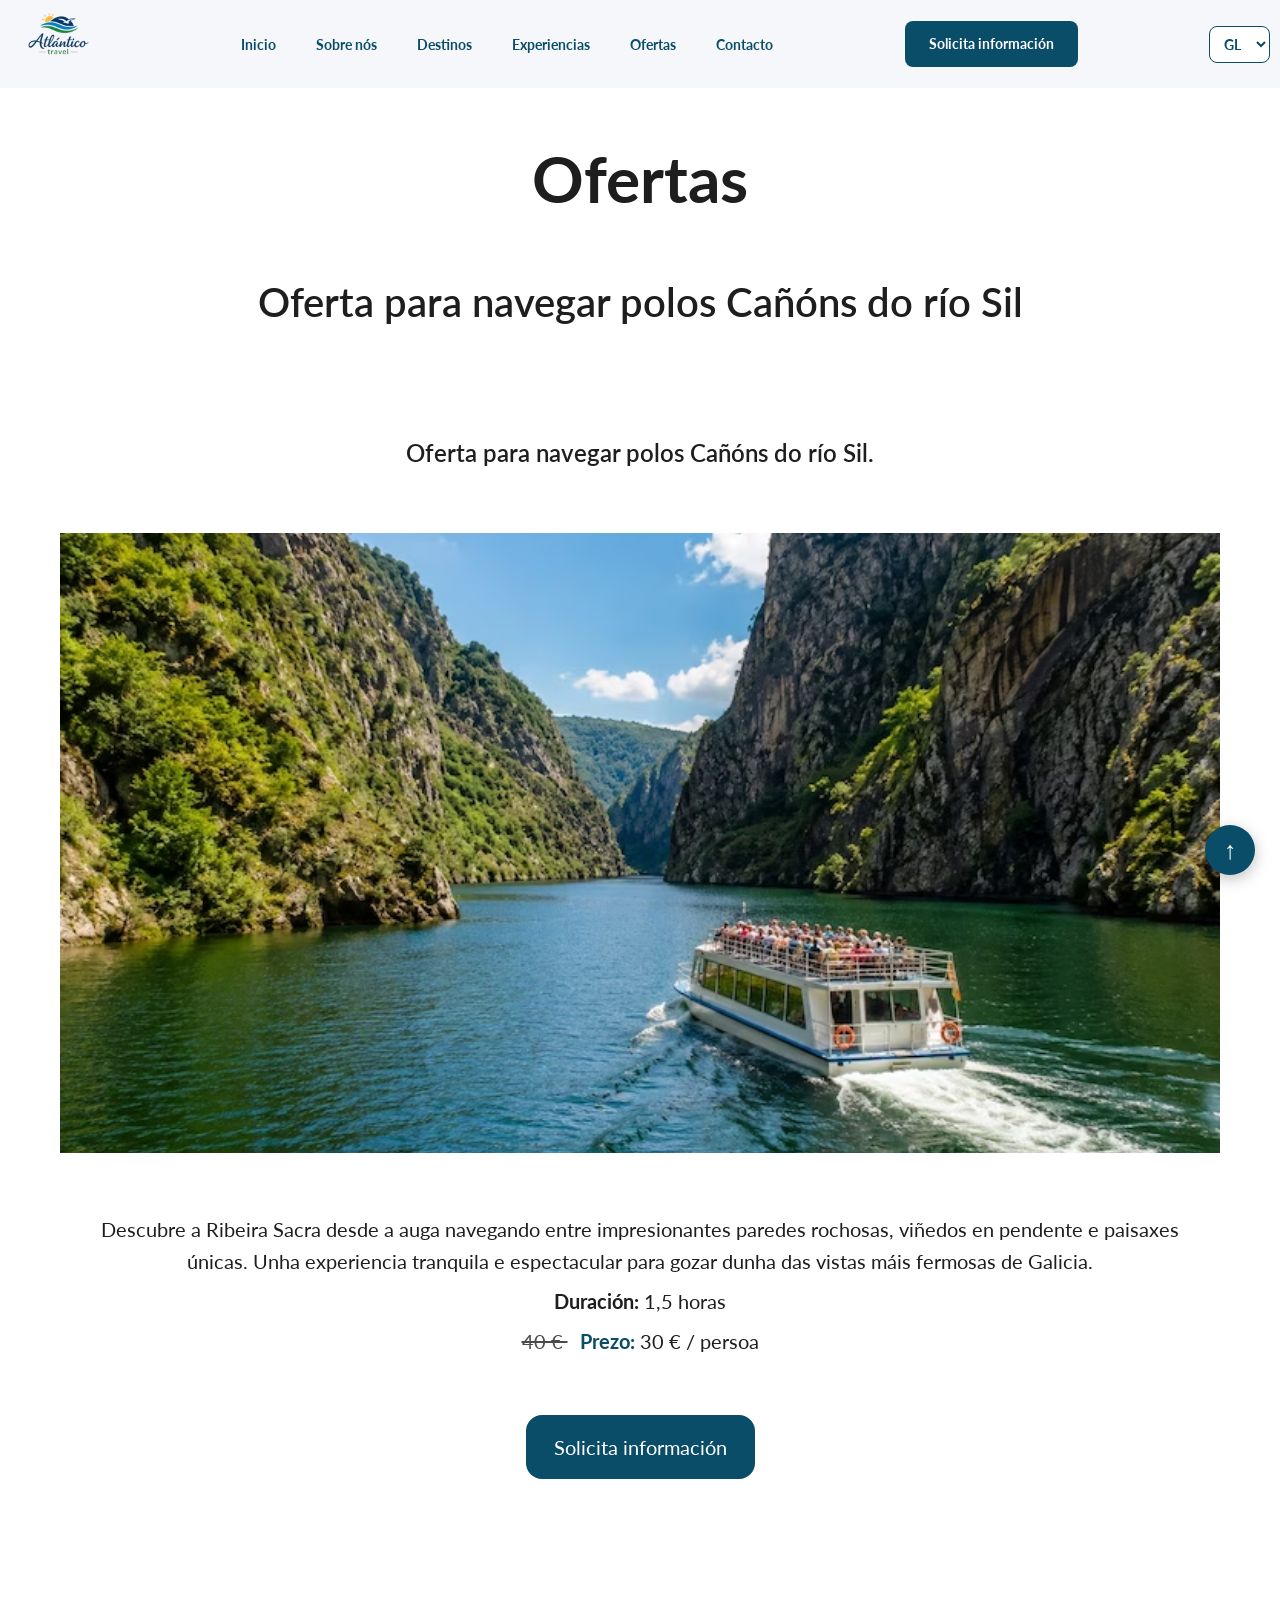
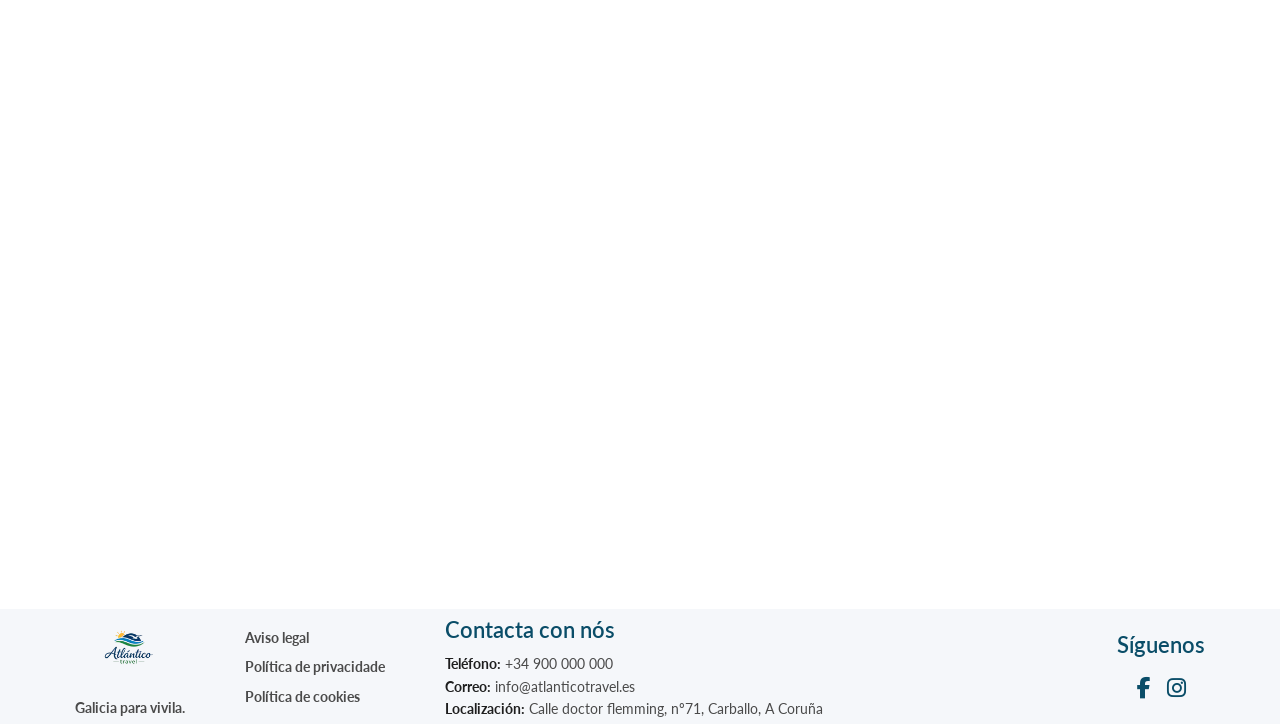
<file: ofertas.html>
<!DOCTYPE html>
<html lang="gl">

<head>
    <meta charset="UTF-8">
    <meta name="viewport" content="width=device-width, initial-scale=1.0">
<meta name="description"
      content="Consulta as ofertas de Atlántico Travel para descubrir Galicia con experiencias e escapadas especiais.">
    <link rel="stylesheet"
        href="https://cdnjs.cloudflare.com/ajax/libs/font-awesome/6.7.2/css/all.min.css">

    <link
        href="https://fonts.googleapis.com/css2?family=Lato:ital,wght@0,100;0,300;0,400;0,700;0,900;1,100;1,300;1,400;1,700;1,900&display=swap"
        rel="stylesheet">

    <link rel="stylesheet" href="css/estilos.css">
<link rel="icon" type="image/png" href="assets/favicon.png">
    <title>Ofertas</title>
</head>

<body>

    <header>

        <nav>

            <div class="logo">

                <a href="index.html">
                    <img src="assets/logotipo.webp" alt="Logo Axencia">
                </a>

            </div>


            <ul class="menu">

                <li>
                    <a href="index.html" data-i18n="inicio">
                        Inicio
                    </a>
                </li>

                <li>
                    <a href="sobrenos.html" data-i18n="sobreNos">
                        Sobre nós
                    </a>
                </li>

                <li>
                    <a href="destinos.html" data-i18n="destinos">
                        Destinos
                    </a>
                </li>

                <li>
                    <a href="experiencias.html" data-i18n="experiencias">
                        Experiencias
                    </a>
                </li>

                <li>
                    <a href="ofertas.html" data-i18n="ofertas">
                        Ofertas
                    </a>
                </li>

                <li>
                    <a href="contacto.html" data-i18n="contacto">
                        Contacto
                    </a>
                </li>

            </ul>


            <a href="contacto.html"
                class="nav-cta"
                data-i18n="solicitar">

                Solicita información

            </a>


            <select name="idioma"
                id="idioma"
                aria-label="seleccionar idioma">

                <option value="gl">GL</option>
                <option value="es">ES</option>
                <option value="en">EN</option>

            </select>


            <button class="menu-toggle" aria-label="Abrir menú">

                <span></span>
                <span></span>
                <span></span>

            </button>

        </nav>

    </header>


    <main>

        <section class="ofertas-intro">

            <div class="ofertas-intro-contenido">

                <h1 data-i18n="ofertasTitulo">
                    Ofertas
                </h1>

                <p data-i18n="ofertasIntroTexto">
                    Oferta para navegar polos Cañóns do río Sil
                </p>

            </div>

        </section>


        <section class="ofertas-principais">

            <div class="ofertas-grid">

                <article class="oferta-card">

                    <header>

                        <h2 data-i18n="ofertaSilTitulo">
                            Oferta para navegar polos Cañóns do río Sil.
                        </h2>

                    </header>


                    <img src="assets/riosil.avif"
                        alt="Paisaxe dos Cañóns do río Sil en Galicia"
                        loading="lazy">


                    <div class="oferta-card-contenido">

                        <div class="oferta-card-info">

                            <p data-i18n="ofertaSilTexto">
                                Descubre a Ribeira Sacra desde a auga navegando entre impresionantes paredes rochosas,
                                viñedos en pendente e paisaxes únicas. Unha experiencia tranquila e espectacular para
                                gozar dunha das vistas máis fermosas de Galicia.
                            </p>


                            <p>

                                <strong data-i18n="duracion">
                                    Duración:
                                </strong>

                                <span data-i18n="ofertaSilDuracion">
                                    1,5 horas
                                </span>

                            </p>


                            <p class="oferta-prezo">

                                <span class="oferta-prezo-anterior">
                                    40 €
                                </span>

                                <strong data-i18n="prezo">
                                    Prezo:
                                </strong>

                                30 €

                                <span data-i18n="porPersoa">
                                    / persoa
                                </span>

                            </p>

                        </div>


                        <div class="oferta-card-accion">

                            <a href="contacto.html"
                                class="oferta-card-boton"
                                data-i18n="solicitar">

                                Solicita información

                            </a>

                        </div>

                    </div>

                </article>

            </div>

        </section>


        <section class="ofertas-paradax">

            <div class="ofertas-parallax-contenido">

                <p data-i18n="ofertasFrase">
                    "Viaxa · Descobre · Sente"
                </p>

            </div>

        </section>

    </main>


    <footer>

        <div class="footer-contenido">


            <div class="footer-marca">

                <a href="index.html">

                    <img src="assets/logotipo.webp"
                        alt="Logotipo de Atlántico Travel">

                </a>

                <p data-i18n="lema">
                    Galicia para vivila.
                </p>

            </div>


            <div class="footer-contacto">

                <h2 data-i18n="contactar">
                    Contacta con nós
                </h2>


                <div class="footer-contacto-info">

                    <p>

                        <strong data-i18n="footerTelefono">
                            Teléfono:
                        </strong>

                        <a href="tel:+34900000000">
                            +34 900 000 000
                        </a>

                    </p>


                    <p>

                        <strong data-i18n="footerCorreo">
                            Correo:
                        </strong>

                        <a href="mailto:info@atlanticotravel.es">
                            info@atlanticotravel.es
                        </a>

                    </p>


                    <p>

                        <strong data-i18n="footerLocalizacion">
                            Localización:
                        </strong>

                        Calle doctor flemming, nº71, Carballo, A Coruña

                    </p>

                </div>

            </div>


            <div class="footer-redes">

                <h2 data-i18n="siguenos">
                    Síguenos
                </h2>


                <div class="redes">

                    <a href="ENLACE_FACEBOOK"
                        target="_blank"
                        rel="noopener noreferrer"
                        aria-label="Facebook de Atlántico Travel">

                        <i class="fa-brands fa-facebook-f"></i>

                    </a>


                    <a href="ENLACE_INSTAGRAM"
                        target="_blank"
                        rel="noopener noreferrer"
                        aria-label="Instagram de Atlántico Travel">

                        <i class="fa-brands fa-instagram"></i>

                    </a>

                </div>

            </div>

        </div>


        <div class="footer-inferior">

            <nav aria-label="Información legal">

                <ul>

                    <li>

                        <a href="aviso-legal.html"
                            data-i18n="avisoLegal">

                            Aviso legal

                        </a>

                    </li>


                    <li>

                        <a href="privacidade.html"
                            data-i18n="privacidade">

                            Política de privacidade

                        </a>

                    </li>


                    <li>

                        <a href="cookies.html"
                            data-i18n="cookies">

                            Política de cookies

                        </a>

                    </li>

                </ul>

            </nav>

        </div>

    </footer>

<button
    id="volver-arriba"
    class="volver-arriba"
    type="button"
    onclick="window.scrollTo({ top: 0, behavior: 'smooth' })"
    aria-label="Volver arriba">
    ↑
</button>
    <script src="js/script.js"></script>

</body>

</html>
</file>
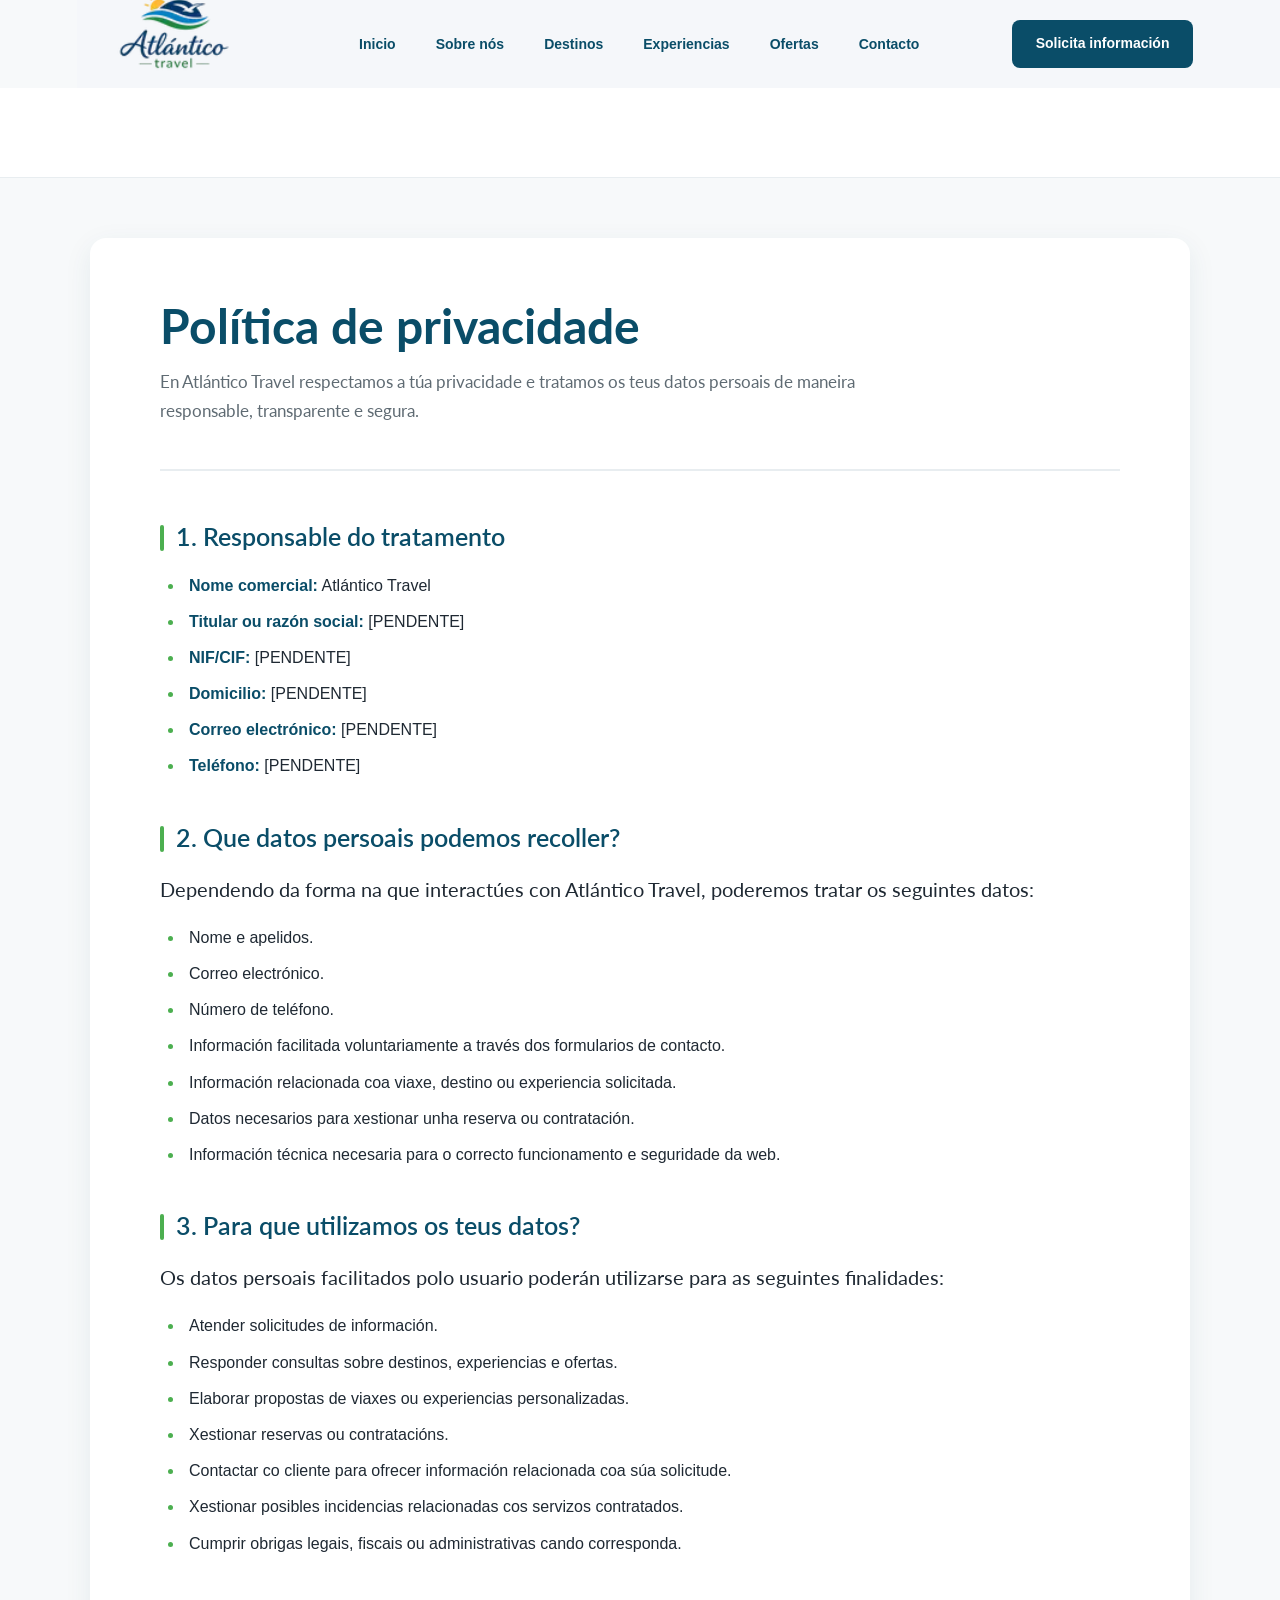
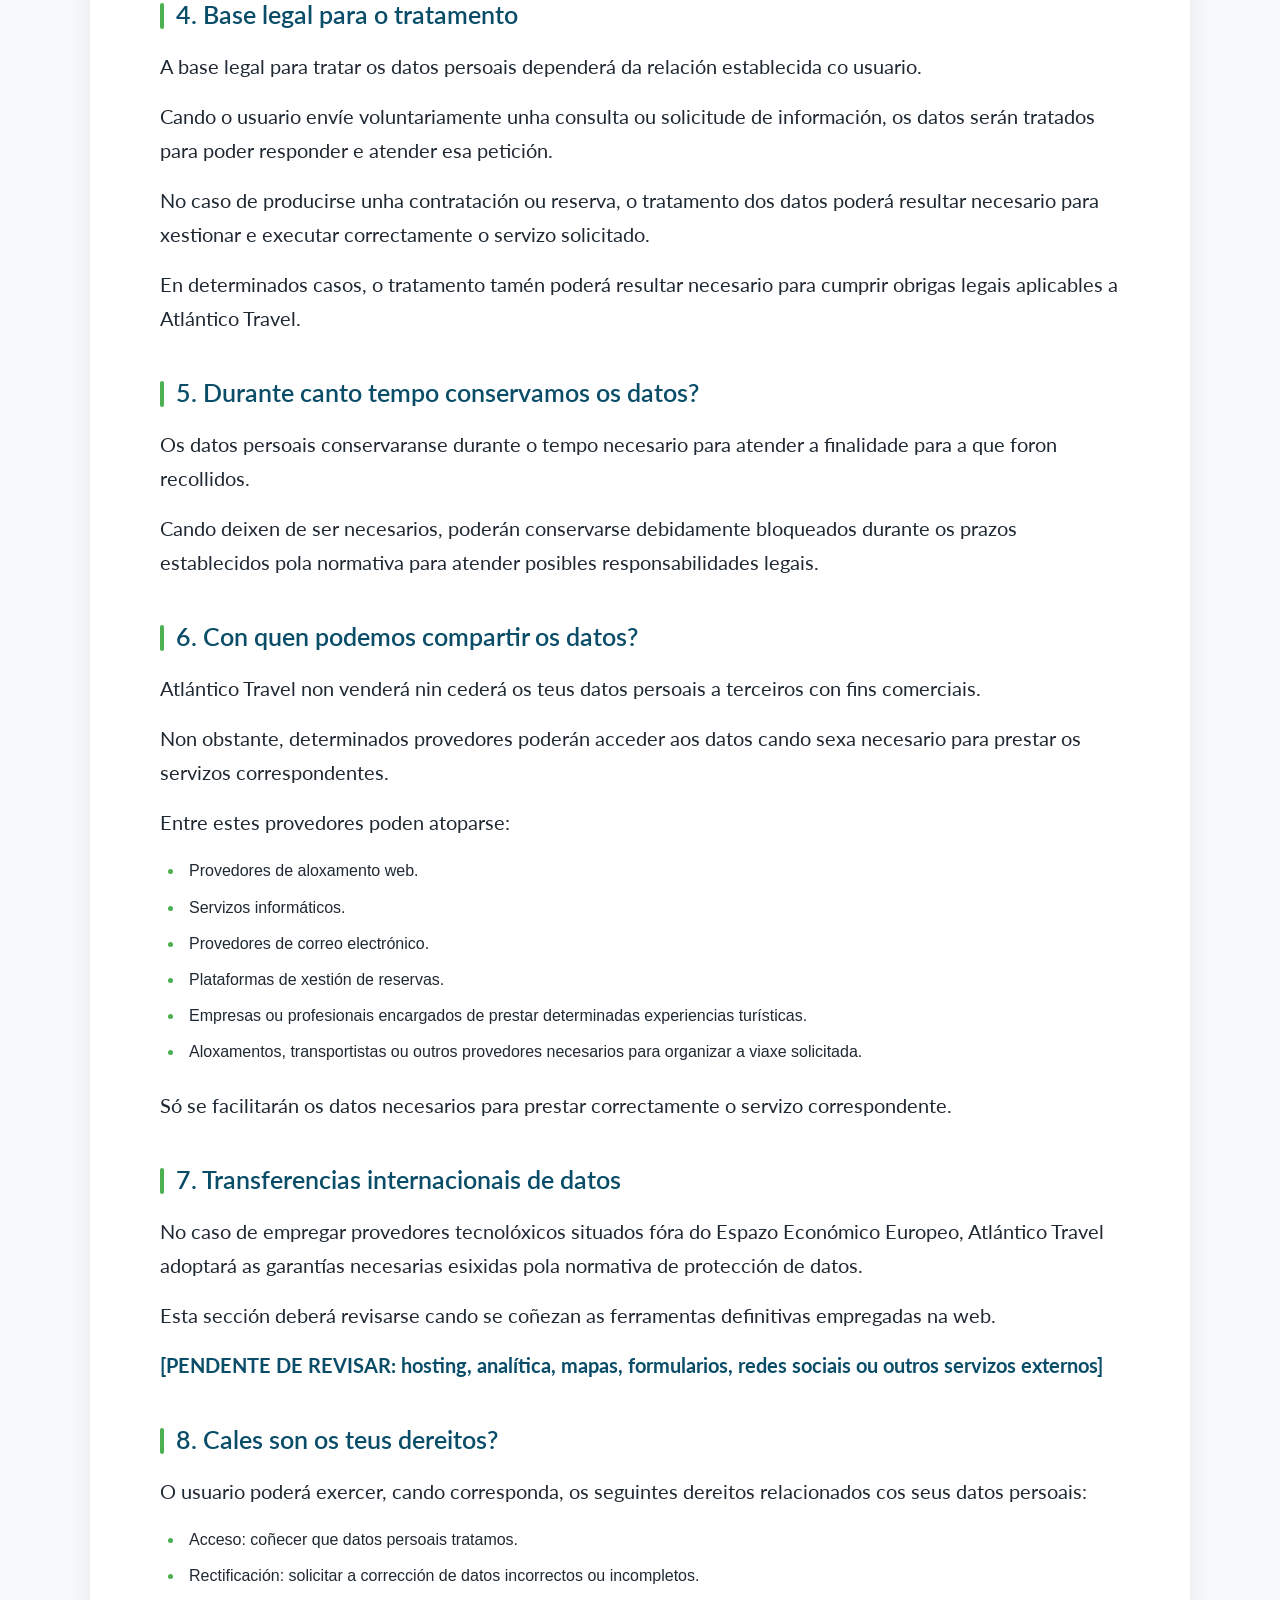
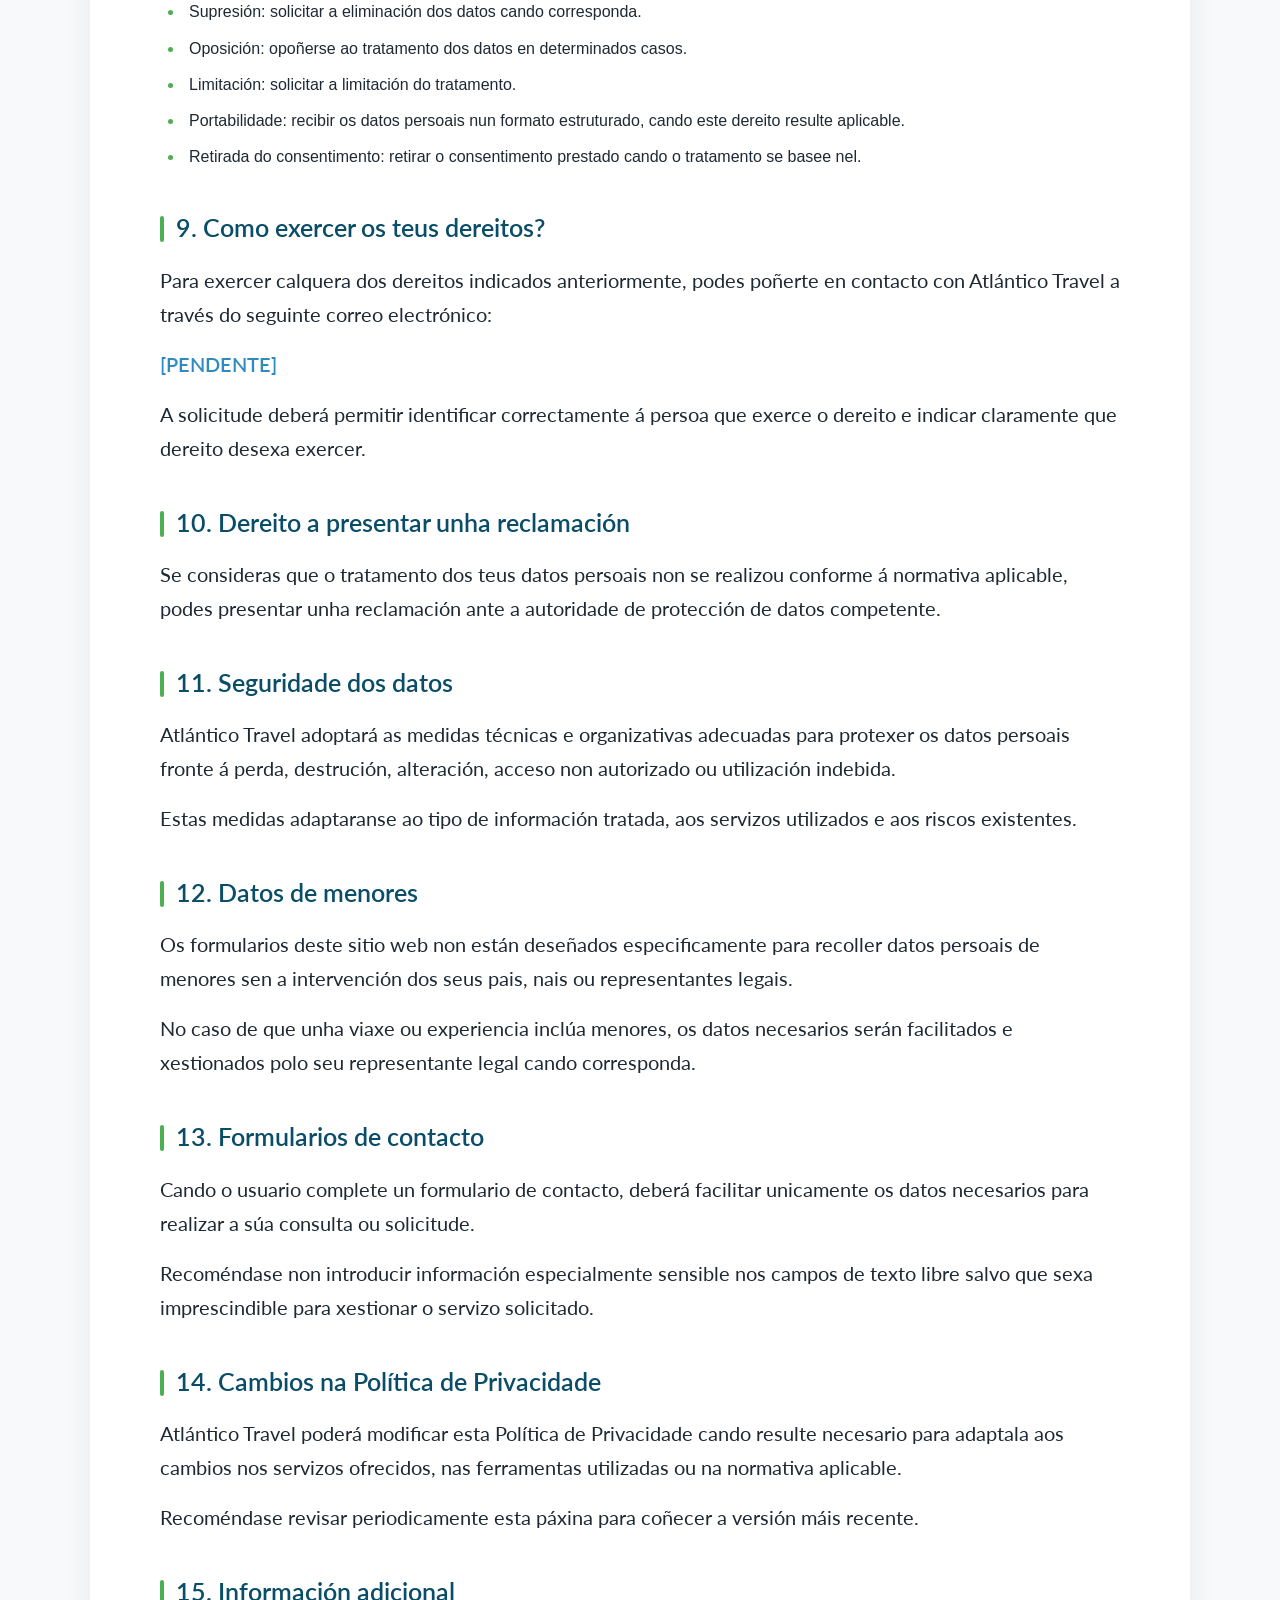
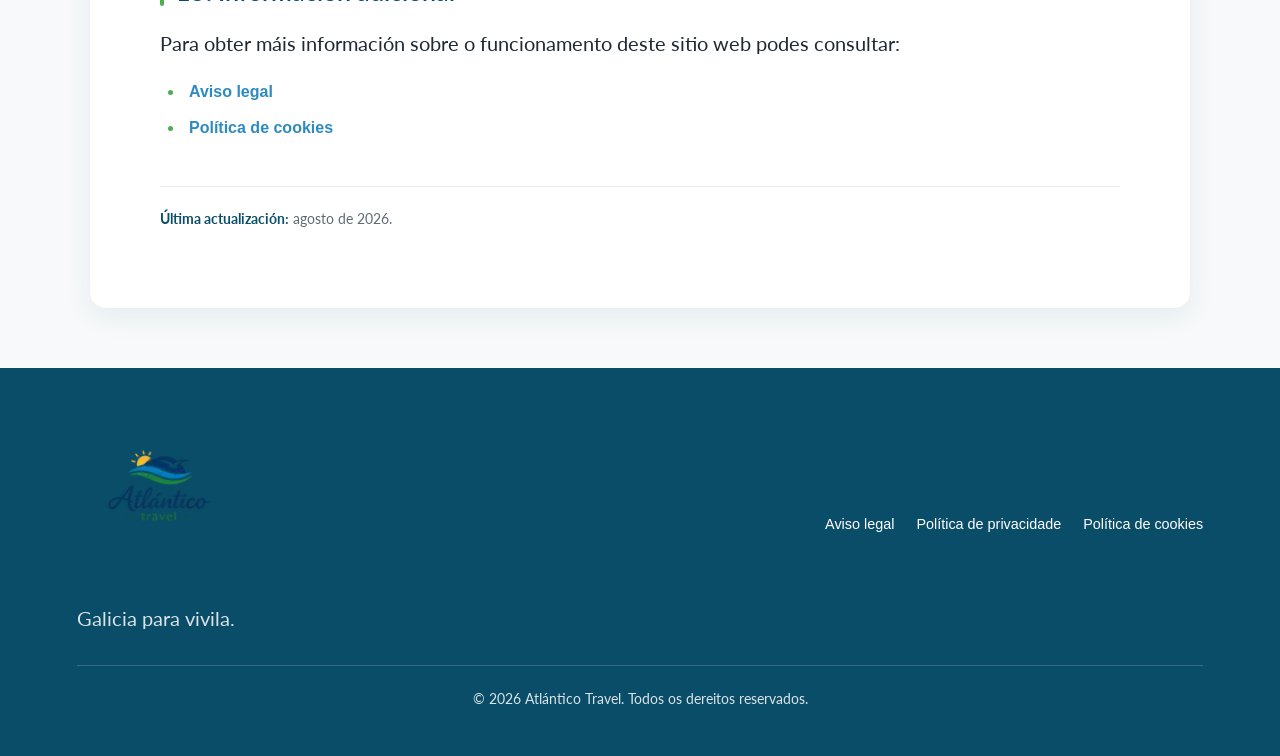
<file: privacidade.html>
<!DOCTYPE html>
<html lang="gl">

<head>

    <meta charset="UTF-8">
    <meta name="viewport" content="width=device-width, initial-scale=1.0">
    <meta name="description" content="Política de privacidade de Atlántico Travel">

    <link
        href="https://fonts.googleapis.com/css2?family=Lato:ital,wght@0,100;0,300;0,400;0,700;0,900;1,100;1,300;1,400;1,700;1,900&display=swap"
        rel="stylesheet">

    <link rel="stylesheet"
        href="https://cdnjs.cloudflare.com/ajax/libs/font-awesome/6.7.2/css/all.min.css">

    <link rel="stylesheet" href="css/estilos.css">
    <link rel="stylesheet" href="css/legal.css">

    <title>Política de privacidade | Atlántico Travel</title>
<link rel="icon" type="image/png" href="assets/favicon.png">
</head>

<body>

    <header>

        <nav>

            <div class="logo">

                <a href="index.html">
                    <img src="assets/logotipo.webp" alt="Logo Axencia">
                </a>

            </div>


            <ul class="menu">

                <li>
                    <a href="index.html" data-i18n="inicio">
                        Inicio
                    </a>
                </li>

                <li>
                    <a href="sobrenos.html" data-i18n="sobreNos">
                        Sobre nós
                    </a>
                </li>

                <li>
                    <a href="destinos.html" data-i18n="destinos">
                        Destinos
                    </a>
                </li>

                <li>
                    <a href="experiencias.html" data-i18n="experiencias">
                        Experiencias
                    </a>
                </li>

                <li>
                    <a href="ofertas.html" data-i18n="ofertas">
                        Ofertas
                    </a>
                </li>

                <li>
                    <a href="contacto.html" data-i18n="contacto">
                        Contacto
                    </a>
                </li>

            </ul>


            <a href="contacto.html"
                class="nav-cta"
                data-i18n="solicitar">

                Solicita información

            </a>


            <select name="idioma"
                id="idioma"
                aria-label="seleccionar idioma">

                <option value="gl">GL</option>
                <option value="es">ES</option>
                <option value="en">EN</option>

            </select>


            <button class="menu-toggle" aria-label="Abrir menú">

                <span></span>
                <span></span>
                <span></span>

            </button>

        </nav>

    </header>


    <!-- CONTIDO PRINCIPAL -->

    <main>

        <section>

            <header>

                <h1 data-i18n="privacidadeTitulo">
                    Política de privacidade
                </h1>

                <p data-i18n="privacidadeIntroducion">
                    En Atlántico Travel respectamos a túa privacidade e
                    tratamos os teus datos persoais de maneira responsable,
                    transparente e segura.
                </p>

            </header>


            <!-- RESPONSABLE -->

            <section>

                <h2 data-i18n="privacidadeResponsableTitulo">
                    1. Responsable do tratamento
                </h2>

                <ul>

                    <li>
                        <strong data-i18n="privacidadeNomeComercial">
                            Nome comercial:
                        </strong>
                        Atlántico Travel
                    </li>

                    <li>
                        <strong data-i18n="privacidadeTitular">
                            Titular ou razón social:
                        </strong>
                        [PENDENTE]
                    </li>

                    <li>
                        <strong>NIF/CIF:</strong>
                        [PENDENTE]
                    </li>

                    <li>
                        <strong data-i18n="privacidadeDomicilio">
                            Domicilio:
                        </strong>
                        [PENDENTE]
                    </li>

                    <li>
                        <strong data-i18n="privacidadeCorreo">
                            Correo electrónico:
                        </strong>
                        [PENDENTE]
                    </li>

                    <li>
                        <strong data-i18n="privacidadeTelefono">
                            Teléfono:
                        </strong>
                        [PENDENTE]
                    </li>

                </ul>

            </section>


            <!-- DATOS RECOLLIDOS -->

            <section>

                <h2 data-i18n="privacidadeDatosTitulo">
                    2. Que datos persoais podemos recoller?
                </h2>

                <p data-i18n="privacidadeDatosIntro">
                    Dependendo da forma na que interactúes con Atlántico Travel,
                    poderemos tratar os seguintes datos:
                </p>

                <ul>

                    <li data-i18n="privacidadeDato1">
                        Nome e apelidos.
                    </li>

                    <li data-i18n="privacidadeDato2">
                        Correo electrónico.
                    </li>

                    <li data-i18n="privacidadeDato3">
                        Número de teléfono.
                    </li>

                    <li data-i18n="privacidadeDato4">
                        Información facilitada voluntariamente a través
                        dos formularios de contacto.
                    </li>

                    <li data-i18n="privacidadeDato5">
                        Información relacionada coa viaxe, destino ou
                        experiencia solicitada.
                    </li>

                    <li data-i18n="privacidadeDato6">
                        Datos necesarios para xestionar unha reserva ou
                        contratación.
                    </li>

                    <li data-i18n="privacidadeDato7">
                        Información técnica necesaria para o correcto
                        funcionamento e seguridade da web.
                    </li>

                </ul>

            </section>


            <!-- FINALIDADES -->

            <section>

                <h2 data-i18n="privacidadeFinalidadesTitulo">
                    3. Para que utilizamos os teus datos?
                </h2>

                <p data-i18n="privacidadeFinalidadesIntro">
                    Os datos persoais facilitados polo usuario poderán
                    utilizarse para as seguintes finalidades:
                </p>

                <ul>

                    <li data-i18n="privacidadeFinalidade1">
                        Atender solicitudes de información.
                    </li>

                    <li data-i18n="privacidadeFinalidade2">
                        Responder consultas sobre destinos, experiencias
                        e ofertas.
                    </li>

                    <li data-i18n="privacidadeFinalidade3">
                        Elaborar propostas de viaxes ou experiencias
                        personalizadas.
                    </li>

                    <li data-i18n="privacidadeFinalidade4">
                        Xestionar reservas ou contratacións.
                    </li>

                    <li data-i18n="privacidadeFinalidade5">
                        Contactar co cliente para ofrecer información
                        relacionada coa súa solicitude.
                    </li>

                    <li data-i18n="privacidadeFinalidade6">
                        Xestionar posibles incidencias relacionadas
                        cos servizos contratados.
                    </li>

                    <li data-i18n="privacidadeFinalidade7">
                        Cumprir obrigas legais, fiscais ou administrativas
                        cando corresponda.
                    </li>

                </ul>

            </section>


            <!-- LEXITIMACIÓN -->

            <section>

                <h2 data-i18n="privacidadeBaseLegalTitulo">
                    4. Base legal para o tratamento
                </h2>

                <p data-i18n="privacidadeBaseLegal1">
                    A base legal para tratar os datos persoais dependerá
                    da relación establecida co usuario.
                </p>

                <p data-i18n="privacidadeBaseLegal2">
                    Cando o usuario envíe voluntariamente unha consulta ou
                    solicitude de información, os datos serán tratados para
                    poder responder e atender esa petición.
                </p>

                <p data-i18n="privacidadeBaseLegal3">
                    No caso de producirse unha contratación ou reserva,
                    o tratamento dos datos poderá resultar necesario para
                    xestionar e executar correctamente o servizo solicitado.
                </p>

                <p data-i18n="privacidadeBaseLegal4">
                    En determinados casos, o tratamento tamén poderá resultar
                    necesario para cumprir obrigas legais aplicables a
                    Atlántico Travel.
                </p>

            </section>


            <!-- CONSERVACIÓN -->

            <section>

                <h2 data-i18n="privacidadeConservacionTitulo">
                    5. Durante canto tempo conservamos os datos?
                </h2>

                <p data-i18n="privacidadeConservacion1">
                    Os datos persoais conservaranse durante o tempo necesario
                    para atender a finalidade para a que foron recollidos.
                </p>

                <p data-i18n="privacidadeConservacion2">
                    Cando deixen de ser necesarios, poderán conservarse
                    debidamente bloqueados durante os prazos establecidos
                    pola normativa para atender posibles responsabilidades
                    legais.
                </p>

            </section>


            <!-- DESTINATARIOS -->

            <section>

                <h2 data-i18n="privacidadeDestinatariosTitulo">
                    6. Con quen podemos compartir os datos?
                </h2>

                <p data-i18n="privacidadeDestinatarios1">
                    Atlántico Travel non venderá nin cederá os teus datos
                    persoais a terceiros con fins comerciais.
                </p>

                <p data-i18n="privacidadeDestinatarios2">
                    Non obstante, determinados provedores poderán acceder
                    aos datos cando sexa necesario para prestar os servizos
                    correspondentes.
                </p>

                <p data-i18n="privacidadeDestinatarios3">
                    Entre estes provedores poden atoparse:
                </p>

                <ul>

                    <li data-i18n="privacidadeProveedor1">
                        Provedores de aloxamento web.
                    </li>

                    <li data-i18n="privacidadeProveedor2">
                        Servizos informáticos.
                    </li>

                    <li data-i18n="privacidadeProveedor3">
                        Provedores de correo electrónico.
                    </li>

                    <li data-i18n="privacidadeProveedor4">
                        Plataformas de xestión de reservas.
                    </li>

                    <li data-i18n="privacidadeProveedor5">
                        Empresas ou profesionais encargados de prestar
                        determinadas experiencias turísticas.
                    </li>

                    <li data-i18n="privacidadeProveedor6">
                        Aloxamentos, transportistas ou outros provedores
                        necesarios para organizar a viaxe solicitada.
                    </li>

                </ul>

                <p data-i18n="privacidadeDestinatarios4">
                    Só se facilitarán os datos necesarios para prestar
                    correctamente o servizo correspondente.
                </p>

            </section>


            <!-- TRANSFERENCIAS -->

            <section>

                <h2 data-i18n="privacidadeTransferenciasTitulo">
                    7. Transferencias internacionais de datos
                </h2>

                <p data-i18n="privacidadeTransferencias1">
                    No caso de empregar provedores tecnolóxicos situados
                    fóra do Espazo Económico Europeo, Atlántico Travel
                    adoptará as garantías necesarias esixidas pola normativa
                    de protección de datos.
                </p>

                <p data-i18n="privacidadeTransferencias2">
                    Esta sección deberá revisarse cando se coñezan as
                    ferramentas definitivas empregadas na web.
                </p>

                <p>
                    <strong data-i18n="privacidadeTransferenciasPendente">
                        [PENDENTE DE REVISAR: hosting, analítica, mapas,
                        formularios, redes sociais ou outros servizos externos]
                    </strong>
                </p>

            </section>


            <!-- DEREITOS -->

            <section>

                <h2 data-i18n="privacidadeDereitosTitulo">
                    8. Cales son os teus dereitos?
                </h2>

                <p data-i18n="privacidadeDereitosIntro">
                    O usuario poderá exercer, cando corresponda, os seguintes
                    dereitos relacionados cos seus datos persoais:
                </p>

                <ul>

                    <li data-i18n="privacidadeDereito1">
                        Acceso: coñecer que datos persoais tratamos.
                    </li>

                    <li data-i18n="privacidadeDereito2">
                        Rectificación: solicitar a corrección de datos incorrectos
                        ou incompletos.
                    </li>

                    <li data-i18n="privacidadeDereito3">
                        Supresión: solicitar a eliminación dos datos cando corresponda.
                    </li>

                    <li data-i18n="privacidadeDereito4">
                        Oposición: opoñerse ao tratamento dos datos en determinados casos.
                    </li>

                    <li data-i18n="privacidadeDereito5">
                        Limitación: solicitar a limitación do tratamento.
                    </li>

                    <li data-i18n="privacidadeDereito6">
                        Portabilidade: recibir os datos persoais nun formato estruturado,
                        cando este dereito resulte aplicable.
                    </li>

                    <li data-i18n="privacidadeDereito7">
                        Retirada do consentimento: retirar o consentimento prestado
                        cando o tratamento se basee nel.
                    </li>

                </ul>

            </section>


            <!-- EXERCICIO DE DEREITOS -->

            <section>

                <h2 data-i18n="privacidadeExercerTitulo">
                    9. Como exercer os teus dereitos?
                </h2>

                <p data-i18n="privacidadeExercer1">
                    Para exercer calquera dos dereitos indicados anteriormente,
                    podes poñerte en contacto con Atlántico Travel a través
                    do seguinte correo electrónico:
                </p>

                <p>
                    <a href="mailto:[PENDENTE]">
                        [PENDENTE]
                    </a>
                </p>

                <p data-i18n="privacidadeExercer2">
                    A solicitude deberá permitir identificar correctamente
                    á persoa que exerce o dereito e indicar claramente
                    que dereito desexa exercer.
                </p>

            </section>


            <!-- RECLAMACIÓN -->

            <section>

                <h2 data-i18n="privacidadeReclamacionTitulo">
                    10. Dereito a presentar unha reclamación
                </h2>

                <p data-i18n="privacidadeReclamacionTexto">
                    Se consideras que o tratamento dos teus datos persoais
                    non se realizou conforme á normativa aplicable, podes
                    presentar unha reclamación ante a autoridade de protección
                    de datos competente.
                </p>

            </section>


            <!-- SEGURIDADE -->

            <section>

                <h2 data-i18n="privacidadeSeguridadeTitulo">
                    11. Seguridade dos datos
                </h2>

                <p data-i18n="privacidadeSeguridade1">
                    Atlántico Travel adoptará as medidas técnicas e
                    organizativas adecuadas para protexer os datos persoais
                    fronte á perda, destrución, alteración, acceso non
                    autorizado ou utilización indebida.
                </p>

                <p data-i18n="privacidadeSeguridade2">
                    Estas medidas adaptaranse ao tipo de información tratada,
                    aos servizos utilizados e aos riscos existentes.
                </p>

            </section>


            <!-- MENORES -->

            <section>

                <h2 data-i18n="privacidadeMenoresTitulo">
                    12. Datos de menores
                </h2>

                <p data-i18n="privacidadeMenores1">
                    Os formularios deste sitio web non están deseñados
                    especificamente para recoller datos persoais de menores
                    sen a intervención dos seus pais, nais ou representantes
                    legais.
                </p>

                <p data-i18n="privacidadeMenores2">
                    No caso de que unha viaxe ou experiencia inclúa menores,
                    os datos necesarios serán facilitados e xestionados
                    polo seu representante legal cando corresponda.
                </p>

            </section>


            <!-- FORMULARIOS -->

            <section>

                <h2 data-i18n="privacidadeFormulariosTitulo">
                    13. Formularios de contacto
                </h2>

                <p data-i18n="privacidadeFormularios1">
                    Cando o usuario complete un formulario de contacto,
                    deberá facilitar unicamente os datos necesarios para
                    realizar a súa consulta ou solicitude.
                </p>

                <p data-i18n="privacidadeFormularios2">
                    Recoméndase non introducir información especialmente
                    sensible nos campos de texto libre salvo que sexa
                    imprescindible para xestionar o servizo solicitado.
                </p>

            </section>


            <!-- CAMBIOS -->

            <section>

                <h2 data-i18n="privacidadeCambiosTitulo">
                    14. Cambios na Política de Privacidade
                </h2>

                <p data-i18n="privacidadeCambios1">
                    Atlántico Travel poderá modificar esta Política de
                    Privacidade cando resulte necesario para adaptala
                    aos cambios nos servizos ofrecidos, nas ferramentas
                    utilizadas ou na normativa aplicable.
                </p>

                <p data-i18n="privacidadeCambios2">
                    Recoméndase revisar periodicamente esta páxina para
                    coñecer a versión máis recente.
                </p>

            </section>


            <!-- INFORMACIÓN RELACIONADA -->

            <section>

                <h2 data-i18n="privacidadeInfoTitulo">
                    15. Información adicional
                </h2>

                <p data-i18n="privacidadeInfoTexto">
                    Para obter máis información sobre o funcionamento
                    deste sitio web podes consultar:
                </p>

                <ul>

                    <li>
                        <a href="aviso-legal.html"
                            data-i18n="avisoLegal">
                            Aviso legal
                        </a>
                    </li>

                    <li>
                        <a href="cookies.html"
                            data-i18n="cookies">
                            Política de cookies
                        </a>
                    </li>

                </ul>

            </section>


            <p>
                <strong data-i18n="ultimaActualizacion">
                    Última actualización:
                </strong>
                agosto de 2026.
            </p>

        </section>

    </main>


    <!-- FOOTER -->

    <footer>

        <div>

            <img src="assets/logotipo.webp" alt="Atlántico Travel">

            <p data-i18n="lema">
                Galicia para vivila.
            </p>

        </div>


        <nav aria-label="Información legal">

            <ul>

                <li>
                    <a href="aviso-legal.html"
                        data-i18n="avisoLegal">
                        Aviso legal
                    </a>
                </li>

                <li>
                    <a href="privacidade.html"
                        data-i18n="privacidade">
                        Política de privacidade
                    </a>
                </li>

                <li>
                    <a href="cookies.html"
                        data-i18n="cookies">
                        Política de cookies
                    </a>
                </li>

            </ul>

        </nav>


        <p data-i18n="dereitosReservados">
            © 2026 Atlántico Travel. Todos os dereitos reservados.
        </p>

    </footer>


    <script src="js/script.js"></script>

</body>

</html>
</file>
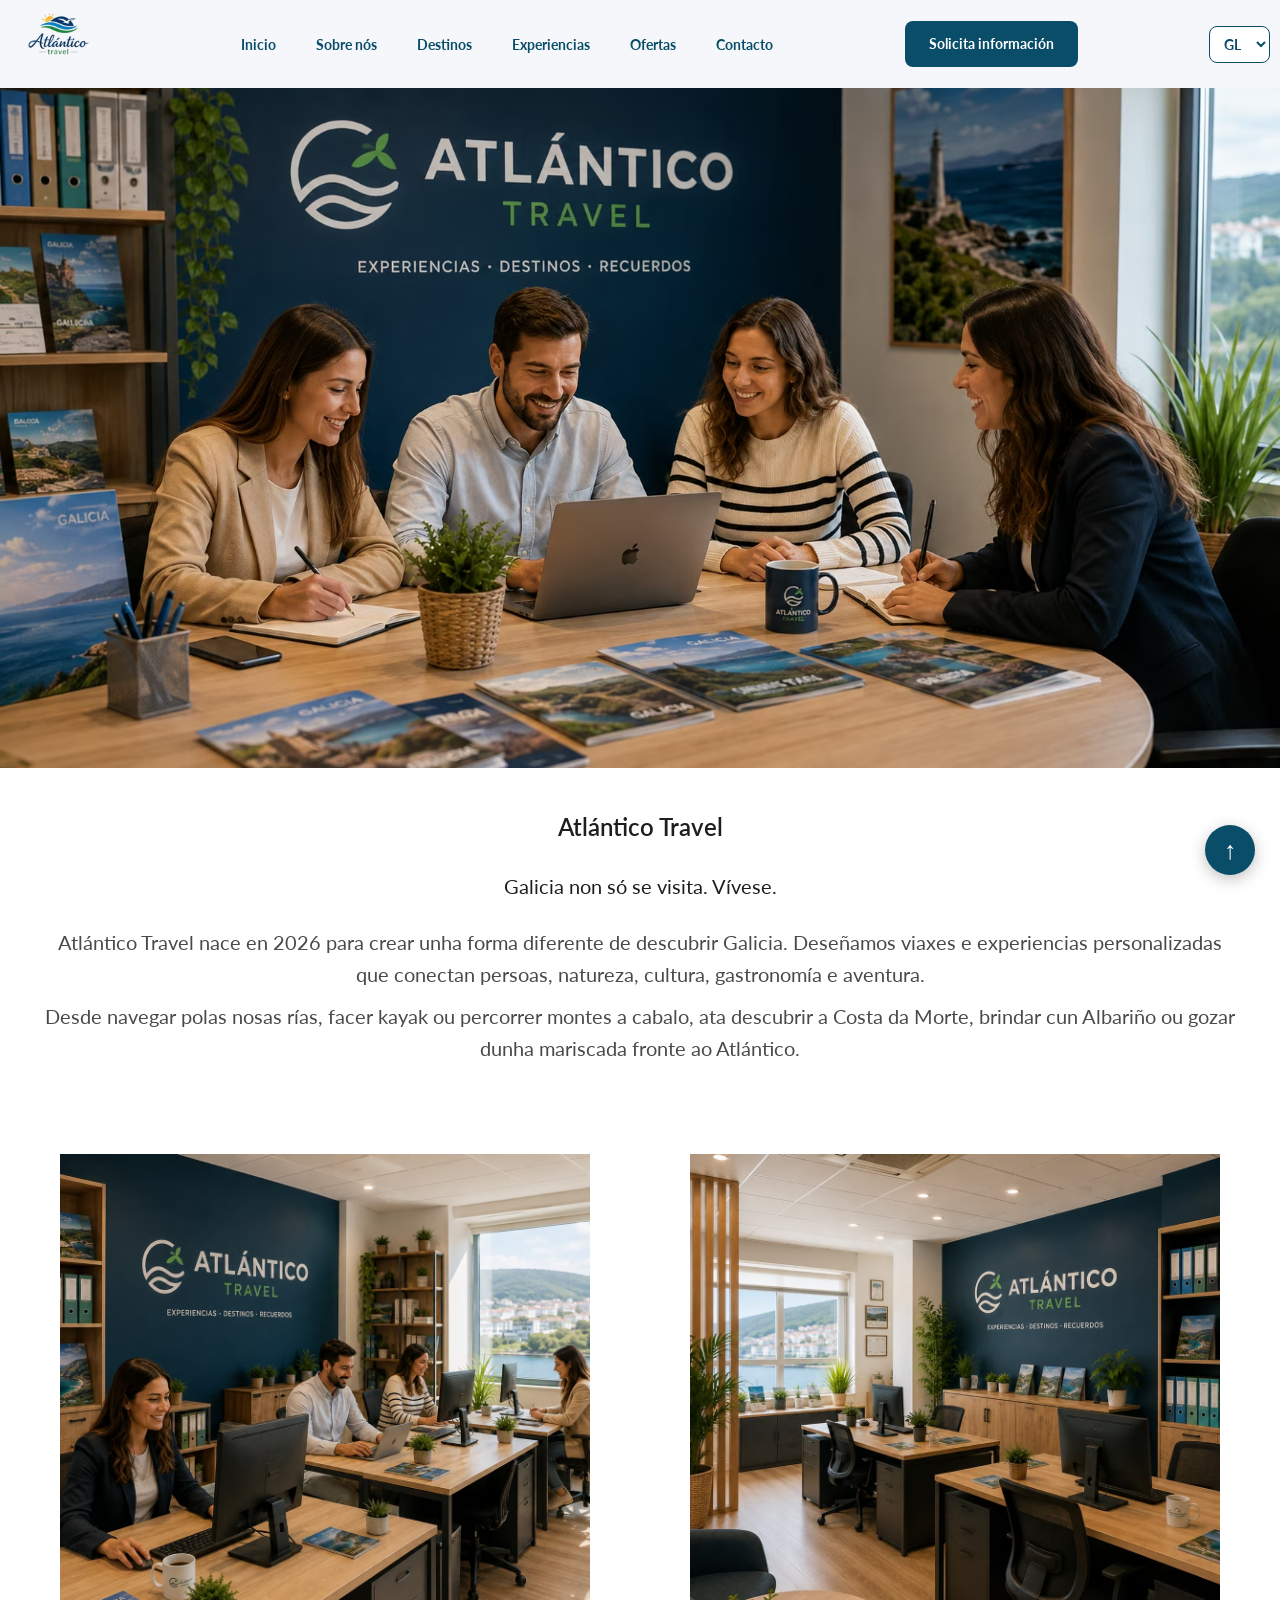
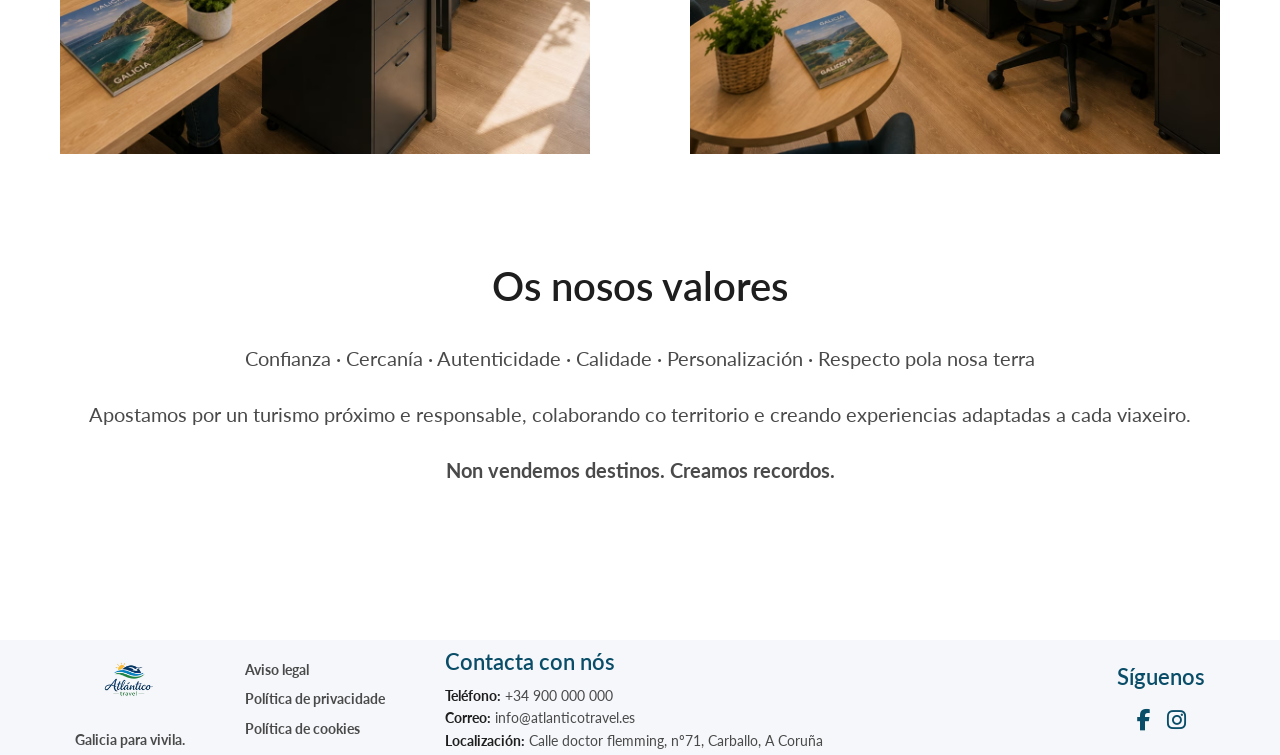
<file: sobrenos.html>
<!DOCTYPE html>
<html lang="gl">

<head>
    <meta charset="UTF-8">
    <meta name="viewport" content="width=device-width, initial-scale=1.0">
<meta name="description"
      content="Coñece un pouco máis a nosa empresa, as súas instalacións e os nosos valores.">
    <link rel="stylesheet"
        href="https://cdnjs.cloudflare.com/ajax/libs/font-awesome/6.7.2/css/all.min.css">

    <link
        href="https://fonts.googleapis.com/css2?family=Lato:ital,wght@0,100;0,300;0,400;0,700;0,900;1,100;1,300;1,400;1,700;1,900&display=swap"
        rel="stylesheet">

    <link rel="stylesheet" href="css/estilos.css">
    <link rel="icon" type="image/png" href="assets/favicon.png">

    <title>Sobre nós</title>
</head>

<body>

    <header>

        <nav>

            <div class="logo">

                <a href="index.html">

                    <img src="assets/logotipo.webp"
                        alt="Logo Axencia">

                </a>

            </div>


            <ul class="menu">

                <li>
                    <a href="index.html"
                        data-i18n="inicio">
                        Inicio
                    </a>
                </li>

                <li>
                    <a href="sobrenos.html"
                        data-i18n="sobreNos">
                        Sobre nós
                    </a>
                </li>

                <li>
                    <a href="destinos.html"
                        data-i18n="destinos">
                        Destinos
                    </a>
                </li>

                <li>
                    <a href="experiencias.html"
                        data-i18n="experiencias">
                        Experiencias
                    </a>
                </li>

                <li>
                    <a href="ofertas.html"
                        data-i18n="ofertas">
                        Ofertas
                    </a>
                </li>

                <li>
                    <a href="contacto.html"
                        data-i18n="contacto">
                        Contacto
                    </a>
                </li>

            </ul>


            <a href="contacto.html"
                class="nav-cta"
                data-i18n="solicitar">
                Solicita información
            </a>


            <select name="idioma"
                id="idioma"
                aria-label="seleccionar idioma">

                <option value="gl">GL</option>
                <option value="es">ES</option>
                <option value="en">EN</option>

            </select>


            <button class="menu-toggle"
                aria-label="Abrir menú">

                <span></span>
                <span></span>
                <span></span>

            </button>

        </nav>

    </header>


    <main>


        <section class="hero-sobre-nos">

            <img src="assets/empresa.avif"
                alt="Equipo de Atlántico Travel traballando na axencia">

        </section>


        <section class="sobre-nos">

            <div class="sobre-nos-contenido">

                <h1>
                    Atlántico Travel
                </h1>

                <h2 data-i18n="sobreNosSubtitulo">
                    Galicia non só se visita. Vívese.
                </h2>

                <p data-i18n="sobreNosTexto1">
                    Atlántico Travel nace en 2026 para crear unha forma diferente de descubrir Galicia.
                    Deseñamos viaxes e experiencias personalizadas que conectan persoas, natureza,
                    cultura, gastronomía e aventura.
                </p>

                <p data-i18n="sobreNosTexto2">
                    Desde navegar polas nosas rías, facer kayak ou percorrer montes a cabalo,
                    ata descubrir a Costa da Morte, brindar cun Albariño ou gozar dunha mariscada
                    fronte ao Atlántico.
                </p>

            </div>

        </section>


        <section class="instalacions">

            <div class="instalacions-cabecera">

                <h2 data-i18n="valoresTitulo">
                    Os nosos valores
                </h2>

                <p data-i18n="valoresLista">
                    Confianza · Cercanía · Autenticidade · Calidade · Personalización ·
                    Respecto pola nosa terra
                </p>

                <p data-i18n="valoresTexto">
                    Apostamos por un turismo próximo e responsable, colaborando co territorio
                    e creando experiencias adaptadas a cada viaxeiro.
                </p>

                <p>
                    <strong data-i18n="valoresFrase">
                        Non vendemos destinos. Creamos recordos.
                    </strong>
                </p>

            </div>


            <div class="instalacions-galeria">

                <figure class="instalacion">

                    <img src="assets/oficina.avif"
                        alt="Equipo traballando nas oficinas de Atlántico Travel"
                        loading="lazy">

                </figure>


                <figure class="instalacion">

                    <img src="assets/oficina_2.avif"
                        alt="Instalacións interiores da axencia Atlántico Travel"
                        loading="lazy">

                </figure>

            </div>

        </section>

    </main>


    <footer>

        <div class="footer-contenido">


            <div class="footer-marca">

                <a href="index.html">

                    <img src="assets/logotipo.webp"
                        alt="Logotipo de Atlántico Travel">

                </a>

                <p data-i18n="lema">
                    Galicia para vivila.
                </p>

            </div>


            <div class="footer-contacto">

                <h2 data-i18n="contactar">
                    Contacta con nós
                </h2>

                <div class="footer-contacto-info">

                    <p>

                        <strong data-i18n="footerTelefono">
                            Teléfono:
                        </strong>

                        <a href="tel:+34900000000">
                            +34 900 000 000
                        </a>

                    </p>


                    <p>

                        <strong data-i18n="footerCorreo">
                            Correo:
                        </strong>

                        <a href="mailto:info@atlanticotravel.es">
                            info@atlanticotravel.es
                        </a>

                    </p>


                    <p>

                        <strong data-i18n="footerLocalizacion">
                            Localización:
                        </strong>

                        Calle doctor flemming, nº71, Carballo, A Coruña

                    </p>

                </div>

            </div>


            <div class="footer-redes">

                <h2 data-i18n="siguenos">
                    Síguenos
                </h2>

                <div class="redes">

                    <a href="ENLACE_FACEBOOK"
                        target="_blank"
                        rel="noopener noreferrer"
                        aria-label="Facebook de Atlántico Travel">

                        <i class="fa-brands fa-facebook-f"></i>

                    </a>


                    <a href="ENLACE_INSTAGRAM"
                        target="_blank"
                        rel="noopener noreferrer"
                        aria-label="Instagram de Atlántico Travel">

                        <i class="fa-brands fa-instagram"></i>

                    </a>

                </div>

            </div>

        </div>


        <div class="footer-inferior">

            <nav aria-label="Información legal">

                <ul>

                    <li>

                        <a href="aviso-legal.html"
                            data-i18n="avisoLegal">

                            Aviso legal

                        </a>

                    </li>


                    <li>

                        <a href="privacidade.html"
                            data-i18n="privacidade">

                            Política de privacidade

                        </a>

                    </li>


                    <li>

                        <a href="cookies.html"
                            data-i18n="cookies">

                            Política de cookies

                        </a>

                    </li>

                </ul>

            </nav>

        </div>

    </footer>

<button
    id="volver-arriba"
    class="volver-arriba"
    type="button"
    onclick="window.scrollTo({ top: 0, behavior: 'smooth' })"
    aria-label="Volver arriba">
    ↑
</button>
    <script src="js/script.js"></script>

</body>

</html>
</file>
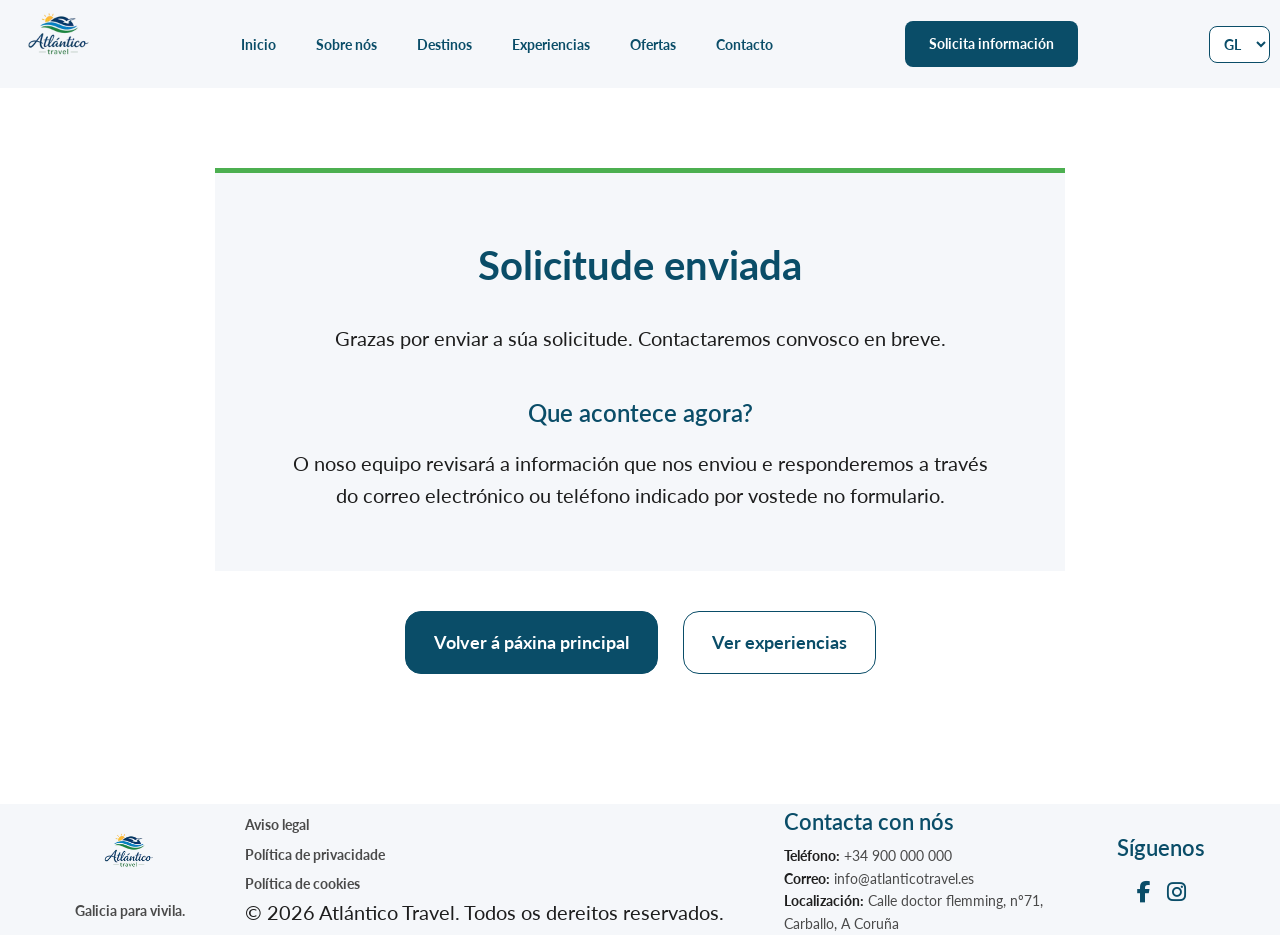
<file: validacion.html>
<!DOCTYPE html>
<html lang="gl">

<head>
    <meta charset="UTF-8">
    <meta name="description" content="Páxina de validación">

    <link rel="stylesheet"
        href="https://cdnjs.cloudflare.com/ajax/libs/font-awesome/6.7.2/css/all.min.css">

    <link
        href="https://fonts.googleapis.com/css2?family=Lato:ital,wght@0,100;0,300;0,400;0,700;0,900;1,100;1,300;1,400;1,700;1,900&display=swap"
        rel="stylesheet">

    <link rel="stylesheet" href="css/estilos.css">
    <link rel="icon" type="image/png" href="assets/favicon.png">

    <title>Solicitude enviada</title>
</head>

<body>

    <header>

        <nav>

            <div class="logo">

                <a href="index.html">
                    <img src="assets/logotipo.webp" alt="Logo Axencia">
                </a>

            </div>


            <ul class="menu">

                <li>
                    <a href="index.html" data-i18n="inicio">
                        Inicio
                    </a>
                </li>

                <li>
                    <a href="sobrenos.html" data-i18n="sobreNos">
                        Sobre nós
                    </a>
                </li>

                <li>
                    <a href="destinos.html" data-i18n="destinos">
                        Destinos
                    </a>
                </li>

                <li>
                    <a href="experiencias.html" data-i18n="experiencias">
                        Experiencias
                    </a>
                </li>

                <li>
                    <a href="ofertas.html" data-i18n="ofertas">
                        Ofertas
                    </a>
                </li>

                <li>
                    <a href="contacto.html" data-i18n="contacto">
                        Contacto
                    </a>
                </li>

            </ul>


            <a href="contacto.html"
                class="nav-cta"
                data-i18n="solicitar">

                Solicita información

            </a>


            <select name="idioma"
                id="idioma"
                aria-label="seleccionar idioma">

                <option value="gl">GL</option>
                <option value="es">ES</option>
                <option value="en">EN</option>

            </select>


            <button class="menu-toggle"
                aria-label="Abrir menú">

                <span></span>
                <span></span>
                <span></span>

            </button>

        </nav>

    </header>



    <main class="validacion-main">

        <div class="validacion-mensaxe">

            <h1 data-i18n="validacionTitulo">
                Solicitude enviada
            </h1>


            <p data-i18n="validacionGracias">
                Gracias por enviar a súa solicitude.
                Contactaremos convosco en breve.
            </p>


            <h2 data-i18n="validacionAgora">
                Que acontece agora?
            </h2>


            <p data-i18n="validacionExplicacion">
                O noso equipo revisará a información que nos enviou
                e responderemos a través do correo electrónico ou
                teléfono indicado por vostede no formulario.
            </p>

        </div>


        <div class="validacion-accions">

            <a href="index.html"
                class="boton-principal"
                data-i18n="volverInicio">

                Volver á páxina principal

            </a>


            <a href="experiencias.html"
                class="boton-secundario"
                data-i18n="verExperiencias">

                Ver experiencias

            </a>

        </div>

    </main>



    <footer>

        <div class="footer-contenido">


            <div class="footer-marca">

                <a href="index.html">

                    <img src="assets/logotipo.webp"
                        alt="Logotipo de Atlántico Travel">

                </a>


                <p data-i18n="lema">
                    Galicia para vivila.
                </p>

            </div>


            <div class="footer-contacto">

                <h2 data-i18n="contactar">
                    Contacta con nós
                </h2>


                <div class="footer-contacto-info">

                    <p>

                        <strong data-i18n="footerTelefono">
                            Teléfono:
                        </strong>

                        <a href="tel:+34900000000">
                            +34 900 000 000
                        </a>

                    </p>


                    <p>

                        <strong data-i18n="footerCorreo">
                            Correo:
                        </strong>

                        <a href="mailto:info@atlanticotravel.es">
                            info@atlanticotravel.es
                        </a>

                    </p>


                    <p>

                        <strong data-i18n="footerLocalizacion">
                            Localización:
                        </strong>

                        Calle doctor flemming, nº71,
                        Carballo, A Coruña

                    </p>

                </div>

            </div>


            <div class="footer-redes">

                <h2 data-i18n="siguenos">
                    Síguenos
                </h2>


                <div class="redes">


                    <a href="ENLACE_FACEBOOK"
                        target="_blank"
                        rel="noopener noreferrer"
                        aria-label="Facebook de Atlántico Travel">

                        <i class="fa-brands fa-facebook-f"></i>

                    </a>


                    <a href="ENLACE_INSTAGRAM"
                        target="_blank"
                        rel="noopener noreferrer"
                        aria-label="Instagram de Atlántico Travel">

                        <i class="fa-brands fa-instagram"></i>

                    </a>

                </div>

            </div>

        </div>



        <div class="footer-inferior">

            <nav aria-label="Información legal">

                <ul>

                    <li>

                        <a href="aviso-legal.html"
                            data-i18n="avisoLegal">

                            Aviso legal

                        </a>

                    </li>


                    <li>

                        <a href="privacidade.html"
                            data-i18n="privacidade">

                            Política de privacidade

                        </a>

                    </li>


                    <li>

                        <a href="cookies.html"
                            data-i18n="cookies">

                            Política de cookies

                        </a>

                    </li>

                </ul>

            </nav>


            <p>
                &copy; 2026 Atlántico Travel.
                Todos os dereitos reservados.
            </p>

        </div>

    </footer>


    <script src="js/script.js"></script>

</body>

</html>
</file>
<file: css/estilos.css>
/*Variables xerais*/
:root {
    --azul-atlantico: #0A4D68;
    --azul-oceanico: #2E8BC0;
    --complementaria: #4CAF50;
    --blanco: #FFFFFF;
    --fondo-secundario: #F5F7FA;
    --texto-secundario: #4A4A4A;
    --texto-principal: #1E1E1E;
}

/*Toda web*/
* {
    margin: 0;
    padding: 0;
    box-sizing: border-box;
}

body {
    font-family: 'Lato', sans-serif;
    background-color: var(--blanco);
    color: var(--texto-principal);
    line-height: 1.6;
    padding-top: 88px;
    min-height: 100vh;

}

/*Títulos*/
h1 {
    font-family: 'Lato', sans-serif;
    font-size: 64px;
    font-weight: 700;
}

h2 {
    font-family: 'Lato', sans-serif;
    font-size: 40px;
    font-weight: 600;
}

h3 {
    font-family: 'Lato', sans-serif;
    font-size: 24px;
    font-weight: 600;
}

h4 {
    font-family: 'Lato', sans-serif;
    font-size: 22px;
    font-weight: 600;
}

p,
.corpo {
    font-family: 'Lato', sans-serif;
    font-size: 20px;
    font-weight: 400;
}

.corpo-pequeno {
    font-family: 'Lato', sans-serif;
    font-size: 14px;
    font-weight: 700;
}

/*header*/
body>header {
    width: 100%;
    background-color: var(--fondo-secundario);

}

header>nav {
    width: 100%;
    height: 88px;
    display: flex;
    align-items: center;
    gap: 40px;
    justify-content: space-between;
    padding: 10px;
    position: fixed;
    top: 0;
    z-index: 1000;
    background-color: var(--fondo-secundario);
}

.logo img {
    width: 100px;
    height: auto;
}

.menu {
    display: flex;
    align-items: center;
    gap: 40px;
    margin: 0;
    padding: 0;
    list-style: none;
}

.menu a {
    position: relative;
    color: var(--azul-atlantico);
    font-size: 14px;
    text-decoration: none;
    font-weight: 700;
}

.menu a::after {
    content: '';
    position: absolute;
    width: 0;
    left: 0;
    height: 2px;
    bottom: -6px;
    background-color: var(--azul-atlantico);
    transition: width 0.3s ease-in-out;
}

.menu a:hover::after {
    width: 100%;
}

.nav-cta {
    background-color: var(--azul-atlantico);
    color: var(--blanco);
    padding: 12px 24px;
    border-radius: 8px;
    font-size: 14px;
    font-weight: 700;
    text-decoration: none;
}

.nav-cta:hover {
    background-color: var(--azul-oceanico);
}

#idioma {
    padding: 8px 10px;

    font-family: 'Lato', sans-serif;
    font-size: 14px;
    font-weight: 700;

    color: var(--azul-atlantico);
    background-color: var(--blanco);

    border: 1px solid var(--azul-atlantico);
    border-radius: 8px;

    cursor: pointer;

    flex-shrink: 0;
}

#idioma:hover {
    border-color: var(--complementaria);
}

#idioma:focus {
    outline: 2px solid var(--complementaria);
    outline-offset: 2px;
}

/*Hero*/
.hero {
    width: 100%;
    height: 600px;
    background-image: linear-gradient(rgba(0, 0, 0, 0.5), rgba(0, 0, 0, 0.5)), url(../assets/heros.avif);
    background-size: cover;
    background-position: center;
    display: flex;
    align-items: center;
    justify-content: center;
    text-align: center;
}

.hero-content {
    text-align: center;
    color: var(--blanco);
}

.hero-content h1 {
    margin-bottom: 16px;
    color: var(--blanco);
}

.hero-content h2 {
    margin-bottom: 32px;
    color: var(--blanco);
}

.hero-cta {
    display: inline-block;
    padding: 12px 24px;
    background-color: var(--blanco);
    color: var(--azul-atlantico);
    border: 2px solid var(--azul-atlantico);
    border-radius: 8px;
    font-size: 14px;
    font-weight: 700;
    text-decoration: none;
}

.hero-cta:hover {
    background-color: var(--azul-atlantico);
    color: var(--azul-oceanico);
}

/*Destinos - index */

#destinos {
    width: 100%;
    padding: 40px 44px;
    background-color: var(--fondo-secundario);
}

.destinos-lista,
.experiencias-lista {
    width: 100%;
    display: flex;
    justify-content: space-between;
    align-items: flex-start;
    gap: 32px;
}

.destino-card,
.experiencia-card {
    width: 100%;
    max-width: 430px;
    min-height: 100px;
    background-color: var(--blanco);
    border: 2px solid var(--azul-atlantico);
    overflow: hidden;
    display: flex;
    flex-direction: column;
    text-align: center;
}

.destino-card>img {
    width: 100%;
    height: 210px;
    object-fit: cover;
}

.destino-contenido {
    padding: 18px;
    display: flex;
    flex-direction: column;
}

.destino-contenido p {
    font-size: 16px;
    color: var(--texto-secundario);
    margin-bottom: 12px;
}

.boton-card {
    display: inline-block;
    margin-top: 16px;
    margin-bottom: 16px;
    padding: 12px 20px;
    background-color: var(--azul-atlantico);
    color: var(--blanco);
    border-radius: 8px;
    font-size: 14px;
    font-weight: 700;
    text-decoration: none;
    text-align: center;
}

.boton-card:hover {
    background-color: var(--azul-oceanico);
}

.frase-marca {
    width: 100%;
    padding: 60px 20px;
    background-color: var(--blanco);
    text-align: center;
}

.frase-marca h2 {
    color: var(--texto-principal)
}

/*Footer*/

footer {
    width: 100%;
    min-height: 115px;
    display: grid;
    grid-template-columns: auto auto 1fr auto;
    align-items: center;
    gap: 60px;
    background-color: var(--fondo-secundario);
    padding: 0 75px;
    margin-top: 50px;
}

.footer-contenido {
    display: contents;
}

.footer-marca {
    grid-column: 1;
    display: flex;
    align-items: center;
    flex-direction: column;
}

.footer-marca img {
    width: 80px;
    height: auto;
    display: block;
}

.footer-marca p {
    margin-top: 4px;
    font-size: 14px;
    font-weight: 700;
    color: var(--texto-secundario)
}

.footer-inferior {
    grid-column: 2;
    grid-row: 1;

}

.footer-inferior nav ul {
    display: flex;
    flex-direction: column;
    gap: 4px;
    margin: 0;
    padding: 0;
    list-style: none;
}

.footer-inferior nav a {
    font-size: 14px;
    font-weight: 700;
    color: var(--texto-secundario);
    text-decoration: none;
}

.footer-inferior nav a:hover {
    color: var(--complementaria);
}


.footer-contacto {
    grid-column: 3;
    text-align: left;
}

.footer-contacto h2 {
    margin-bottom: 6px;
    font-size: 22px;
    font-weight: 600;
    color: var(--azul-atlantico);
}

.footer-contacto-info p {
    margin: 0;
    font-size: 14px;
    font-weight: 400;
    color: var(--texto-secundario);
}

.footer-contacto-info strong {
    color: var(--texto-principal);
}

.footer-contacto-info a {
    color: var(--texto-secundario);
    text-decoration: none;
}

.footer-contacto-info a:hover {
    color: var(--complementaria);
}

.footer-redes {
    grid-column: 4;
    text-align: center;
}

.footer-redes h2 {
    margin-bottom: 8px;
    font-size: 22px;
    font-weight: 600;
    color: var(--azul-atlantico);
}

.redes {
    display: flex;
    justify-content: center;
    align-items: center;
    gap: 16px;
}

.redes a {
    color: var(--azul-atlantico);
    font-size: 22px;
    text-decoration: none;
}

.redes a:hover {
    color: var(--complementaria);
}

/* Sobre nós */
.sobre-nos {
    width: 100%;
    display: flex;
    padding: 40px;
    flex-direction: column;
    align-items: center;
    gap: 40px;
    background-color: var(--blanco);
}

.sobre-nos-contenido {
    width: 100%;
    max-width: 1200px;
    margin: 0 auto;
    text-align: center;
}

.sobre-nos-contenido h1 {
    margin-bottom: 24px;
    font-size: 24px;
    font-weight: 600;
}

.sobre-nos-contenido h2 {
    margin-bottom: 24px;
    font-size: 20px;
    font-weight: 400;
}

.sobre-nos-contenido p {
    margin-bottom: 10px;

    color: var(--texto-secundario);
}

.hero-sobre-nos {
    width: 100%;
}

.hero-sobre-nos img {
    width: 100%;
    height: 680px;
    display: block;
    object-fit: cover;
}

.instalacions {
    width: 100%;
    display: flex;
    flex-direction: column;
    padding: 40px 60px 80px;
    background-color: var(--blanco);
}

.instalacions-galeria {
    order: 1;
    width: 100%;
    display: flex;
    justify-content: center;
    align-items: center;
    gap: 100px;
}

.instalacion {
    width: 48%;
    margin: 0;
}

.instalacion img {
    width: 100%;
    height: 600px;
    display: block;
    object-fit: cover;
}

.instalacions-cabecera {
    order: 2;
    width: 100%;
    margin: 100px auto 0;
    text-align: center;
}

.instalacions-cabecera h2 {
    margin-bottom: 24px;
}

.instalacions-cabecera p {
    margin-bottom: 24px;
    color: var(--texto-secundario)
}

/* Destinos */

.destino-intro {
    width: 100%;
    padding: 40px 44px;
    background-color: var(--blanco);
}

.destinos-intro-contenido {
    width: 100%;
    display: flex;
    flex-direction: column;
    align-items: center;
    gap: 40px;
    text-align: center;
    margin-top: 50px;
}

.destinos-intro-contenido p {
    font-size: 40px;
    font-weight: 600;
    color: var(--texto-principal)
}

.destinos-principais {
    width: 100%;
    padding: 75px;
    background-color: var(--blanco);
}

.destinos-grid {
    width: 100%;
    display: flex;
    justify-content: center;
    align-items: flex-start;
    gap: 75px;
}

.destinos-grid article {
    width: 100%;
    max-width: 593px;
    background-color: var(--fondo-secundario);
    border: 3px solid var(--azul-atlantico);
    overflow: hidden;
    display: flex;
    flex-direction: column;
}

.destinos-grid article>header {
    min-height: 57px;
    display: flex;
    align-items: center;
    justify-content: center;
    text-align: center;
}

.destinos-grid article>header h2 {
    font-size: 24px;
    font-weight: 600;
    color: var(--texto-principal);
}

.destinos-grid article>img {
    width: 100%;
    height: 420px;
    display: block;
    object-fit: cover;
}

.destino-card-contenido {
    padding: 16px;
    display: flex;
    flex-direction: column;
    flex: 1;
}

.destino-card-info {
    text-align: center;
}

.destino-card-info p {
    margin-bottom: 8px;
    font-size: 14px;
    font-weight: 700;
    color: var(--texto-principal);
}

.destino-prezo {
    margin-top: 8px;
}

.destino-prezo strong {
    color: var(--azul-atlantico);
}

.boton {
    display: inline-block;
    padding: 14px 24px;
    background-color: var(--azul-atlantico);
    color: var(--blanco);
    border-radius: 16px;
    font-size: 20px;
    font-weight: 400;
    text-decoration: none;
    text-align: center;
}

.boton:hover {
    background-color: var(--azul-oceanico);
}

.destino-card-accion {
    margin-top: 16px;
    display: flex;
    justify-content: center;
}

/* Imaxe efecto parallax destinos*/
.destinos-parallax {
    width: 100%;
    height: 700px;
    display: flex;
    align-items: center;
    justify-content: center;
    background-image: 
    linear-gradient(rgba(0, 0, 0, 0.55),
     rgba(0, 0, 0, 0.55)), url("../assets/parallax.avif");
    background-size: cover;
    background-position: center;
    background-attachment: fixed;
}

.destinos-parallax-contenido {
    width: 100%;
    max-width: 1165px;
    padding: 0 40px;
    text-align: center;
}

.destinos-parallax-contenido p {
    margin: 0;

    font-size: 48px;
    font-weight: 900;
    color: var(--blanco);
}

/* Experiencias */

.experiencias-intro {
    width: 100%;
    padding: 40px 44px;
    background-color: var(--blanco);
}

.experiencias-intro-contenido {
    width: 100%;

    display: flex;
    flex-direction: column;
    align-items: center;
    gap: 40px;
    text-align: center;
}

.experiencias-intro-contenido p {
    font-size: 40px;
    font-weight: 600;
    color: var(--texto-principal);
}

.experiencias-principais {
    width: 100%;
    padding: 75px;
    background-color: var(--blanco);
}

.experiencias-grid {
    width: 100%;
    display: flex;
    justify-content: center;
    align-items: flex-start;
    gap: 75px;
}

.experiencias-grid .experiencia-card {
    width: 100%;
    max-width: 593px;
    background-color: var(--fondo-secundario);
    border: 3px solid var(--azul-atlantico);
    overflow: hidden;
    display: flex;
    flex-direction: column;
}

.experiencia-card-header {
    min-height: 57px;
    display: flex;
    justify-content: center;
    align-items: center;
    text-align: center;
}

.experiencia-card-header h2 {
    font-size: 24px;
    font-weight: 600;

    color: var(--texto-principal);
}

.experiencia-card>img {
    width: 100%;
    height: 420px;
    display: block;
    object-fit: cover;
}

.experiencia-card-contenido {
    padding: 16px;
    display: flex;
    flex-direction: column;
    flex: 1;
}

.experiencia-card-info {
    text-align: center;
}

.experiencia-card-info p {
    margin-bottom: 8px;
    font-size: 14px;
    font-weight: 700;
    color: var(--texto-principal);
}

.experiencia-prezo {
    margin-top: 8px;
}

.experiencia-prezo strong {
    color: var(--azul-atlantico);
}

.experiencia-card-accion {
    margin-top: 16px;
    display: flex;
    justify-content: center;
}

.boton-experiencia {
    display: inline-block;
    padding: 14px 24px;
    background-color: var(--azul-atlantico);
    color: var(--blanco);
    border-radius: 16px;
    font-size: 20px;
    font-weight: 400;
    text-decoration: none;
    text-align: center;
}

.boton-experiencia:hover {
    background-color: var(--azul-oceanico);
}

/* Parallax - experiencias */

.experiencias-parallax {
    width: 100%;
    height: 575px;

    display: flex;
    justify-content: center;
    align-items: center;

    background-image: linear-gradient(rgba(0, 0, 0, 0.55), rgba(0, 0, 0, 0.55)), url("../assets/parallax.avif");
    background-size: cover;
    background-position: center;
    background-attachment: fixed;
}

.experiencias-parallax-contenido {
    width: 100%;
    padding: 0 40px;
    text-align: center;
}

.experiencias-parallax-contenido p {
    margin: 0;
    font-size: 48px;
    font-weight: 900;
    color: var(--blanco);
}


/* Páxina - Ofertas */

.ofertas-intro {
    width: 100%;
    padding: 40px 44px;
    background-color: var(--blanco);
}

.ofertas-intro-contenido {
    width: 100%;
    display: flex;
    flex-direction: column;
    align-items: center;
    gap: 40px;
    text-align: center;
}

.ofertas-intro-contenido p {
    font-size: 40px;
    font-weight: 600;
    color: var(--texto-principal);
}

.ofertas-intro {
    width: 100%;
    padding: 40px 44px;
    background-color: var(--blanco);
}

.ofertas-intro-contenido {
    width: 100%;
    display: flex;
    flex-direction: column;
    align-items: center;
    gap: 40px;
    text-align: center;
}

.ofertas-intro-contenido p {
    font-size: 40px;
    font-weight: 600;
    color: var(--texto-principal);
}

.ofertas-principais {
    width: 100%;
    padding: 60px 50px;
    background-color: var(--blanco);
}

.ofertas-grid {
    width: 100%;
    max-width: 1340px;
    margin: 0 auto;
}

.oferta-card {
    width: 100%;
    display: flex;
    flex-direction: column;
    align-items: center;
    background-color: var(--blanco);
}

.oferta-card>header {
    width: 100%;
    margin-bottom: 60px;
    text-align: center;
}

.oferta-card>header h2 {
    font-size: 24px;
    font-weight: 600;
    color: var(--texto-principal);
}

.oferta-card>img {
    width: 100%;
    height: 620px;
    display: block;
    object-fit: cover;
}

.oferta-card-contenido {
    width: 100%;

    padding: 60px 40px 0;

    display: flex;
    flex-direction: column;
    align-items: center;
}

.oferta-card-info {
    width: 100%;
    max-width: 1200px;
    text-align: center;
}

.oferta-card-info p {
    margin-bottom: 8px;
    font-size: 20px;
    font-weight: 400;

    color: var(--texto-principal);
}

.oferta-prezo {
    margin-top: 8px;
}

.oferta-prezo-anterior {
    margin-right: 12px;
    color: var(--texto-secundario);
    text-decoration: line-through;
}

.oferta-prezo strong {
    color: var(--azul-atlantico);
}

.oferta-card-accion {
    margin-top: 50px;

    display: flex;
    justify-content: center;
}

.oferta-card-boton {
    display: inline-block;
    padding: 16px 28px;
    background-color: var(--azul-atlantico);
    color: var(--blanco);
    border-radius: 16px;
    font-size: 20px;
    font-weight: 400;
    text-decoration: none;
    text-align: center;
}

.oferta-card-boton:hover {
    background-color: var(--azul-oceanico);
}

/* Efecto parallax de ofertas */

.ofertas-paradax {
    width: 100%;
    height: 620px;
    display: flex;
    justify-content: center;
    align-items: center;
    background-image: linear-gradient(rgba(0, 0, 0, 0.55), rgba(0, 0, 0, 0.55)),
    url("../assets/cabazo.avif");
    background-size: cover;
    background-position: center;
    background-attachment: fixed;
}

.ofertas-parallax-contenido {
    width: 100%;
    padding: 0 40px;
    text-align: center;
}

.ofertas-parallax-contenido p {
    margin: 0;
    font-size: 48px;
    font-weight: 900;
    color: var(--blanco);
}

/* Páxina de contacto / formulario */

.contacto-main {
    width: 100%;
    display: flex;
    justify-content: center;
    align-items: flex-start;
    gap: 60px;
    padding: 40px 50px 60px;
}

.titulo-contacto{
    text-align: center;
    color: var(--texto-principal);
    margin-bottom: 40px 0;
}
.contacto-formulario {
    width: 100%;
    max-width: 800px;
    padding: 60px;
    background-color: var(--fondo-secundario);
}

#form-contacto {
    width: 100%;
    display: flex;
    flex-direction: column;
    gap: 32px;
}

#form-contacto fieldset {
    border: none;
    padding: 0;
    margin: 0;
}

#form-contacto legend {
    position: absolute;
    width: 1px;
    height: 1px;
    padding: 0;
    margin: -1px;
    overflow: hidden;
    clip: rect(0, 0, 0, 0);
    white-space: nowrap;
    border: 0;
}

.campo-formulario {
    width: 100%;
    display: flex;
    flex-direction: column;
    gap: 10px;
    margin-bottom: 28px;
}

.campo-formulario label {
    font-size: 20px;
    font-weight: 400;
    color: var(--texto-principal);
}

.campo-formulario input,
.campo-formulario select,
.campo-formulario textarea {
    width: 100%;
    padding: 12px 14px;
    font-family: 'Lato', sans-serif;
    font-size: 18px;
    color: var(--texto-principal);
    background-color: #D9D9D9;
    border: 2px solid transparent;
    outline: none;
}

.campo-formulario input,
.campo-formulario select {
    min-height: 48px;
}

.campo-formulario textarea {
    resize: vertical;
    min-height: 190px;
}

#viaxe-personalizada {
    min-height: 300px;
}

.campo-formulario small {
    font-size: 14px;
    font-weight: 400;
    color: var(--texto-secundario);
}

.campo-privacidade {
    display: flex;
    align-items: flex-start;
    gap: 12px;
    margin-top: 10px;
}

.campo-privacidade input {
    width: 22px;
    height: 22px;
    margin-top: 2px;
    accent-color: var(--complementaria);
    cursor: pointer;
}

.campo-privacidade label {
    font-size: 16px;
    font-weight: 400;
    color: var(--texto-principal);
}

.campo-privacidade a {
    color: var(--azul-atlantico);
    font-weight: 700;
    text-decoration: none;
}

.campo-privacidade a:hover {
    color: var(--azul-oceanico);
    text-decoration: underline;
}

.campos-obrigatorios {
    margin-top: 5px;
    font-size: 14px;
    font-weight: 400;
    color: var(--texto-secundario);
}

.formulario-accion {
    display: flex;
    justify-content: center;
    margin-top: 20px;
}

.boton-enviar {
    min-width: 225px;
    min-height: 70px;
    padding: 16px 28px;
    background-color: transparent;
    border: 1px solid var(--azul-atlantico);
    border-radius: 16px;
    font-family: 'Lato', sans-serif;
    font-size: 20px;
    font-weight: 400;
    color: var(--azul-atlantico);
    cursor: pointer;
    transition: 0.3s;
}

.boton-enviar:hover {
    background-color: var(--azul-atlantico);
    color: var(--blanco);
}

/* Aside do contacto */

.contacto-info {
    width: 100%;
    max-width: 445px;
    min-height: 634px;
    padding: 75px;
    background-color: var(--fondo-secundario);
}

.contacto-info address {
    font-style: normal;
    display: flex;
    flex-direction: column;
    align-items: center;
    gap: 45px;
    text-align: center;
}

.contacto-info p {
    margin: 0;
    font-size: 20px;
    font-weight: 400;
    color: var(--texto-principal);
}

.contacto-info p a {
    color: var(--texto-principal);
    text-decoration: none;
}

.contacto-info p a:hover {
    color: var(--azul-atlantico);
}

.contacto-redes {
    margin-top: 10px;
}

.contacto-redes-iconos {
    display: flex;
    flex-direction: column;
    align-items: center;
    gap: 30px;
}

.contacto-redes-iconos a {
    font-size: 48px;
    color: var(--azul-atlantico);
    text-decoration: none;
    transition: 0.3s;
}

.contacto-redes-iconos a:hover {
    color: var(--complementaria);
}

/* Páxina de validación */

.validacion-main {
    width: 100%;
    min-height: 650px;
    display: flex;
    flex-direction: column;
    justify-content: center;
    align-items: center;
    gap: 40px;
    padding: 80px 50px;
    background-color: var(--blanco);
}

.validacion-mensaxe {
    width: 100%;
    max-width: 850px;

    padding: 60px;

    background-color: var(--fondo-secundario);

    text-align: center;

    border-top: 5px solid var(--complementaria);
}

.validacion-mensaxe h1 {
    margin-bottom: 25px;
    font-size: 40px;
    font-weight: 700;
    color: var(--azul-atlantico)
}

.validacion-mensaxe h2 {
    margin-top: 40px;
    margin-bottom: 15px;
    font-size: 24px;
    font-weight: 600;
    color: var(--azul-atlantico);
}

.validacion-mensaxe p {
    margin: 0 auto;
    max-width: 700px;
    font-size: 20px;
    font-weight: 400;
    line-height: 1.6;
    color: var(--texto-principal);
}

.validacion-accions {
    display: flex;
    justify-content: center;
    align-items: center;
    gap: 25px;
}

.validacion-accions .boton-principal {
    display: inline-block;
    padding: 16px 28px;
    background-color: var(--azul-atlantico);
    color: var(--blanco);
    border: 1px solid var(--azul-atlantico);
    border-radius: 16px;
    font-size: 18px;
    font-weight: 700;
    text-decoration: none;
    transition: 0.3s;
}

.validacion-accions .boton-principal:hover {
    background-color: var(--azul-oceanico);
    border-color: var(--azul-oceanico);
}

.validacion-accions .boton-secundario {
    display: inline-block;
    padding: 16px 28px;
    background-color: transparent;
    color: var(--azul-atlantico);
    border: 1px solid var(--azul-atlantico);
    border-radius: 16px;
    font-size: 18px;
    font-weight: 700;
    text-decoration: none;
    transition: 0.3s;
}


.validacion-accions .boton-secundario:hover {
    background-color: var(--azul-atlantico);
    color: var(--blanco);
}

/* Estilos para as páxinas exemplos, destinos e experiencias*/

.detalle-main {
    width: 100%;
    background-color: var(--blanco);
}

.detalle-hero {
    width: 100%;
    height: 560px;
    display: flex;
    align-items: center;
    justify-content: center;
    background-size: cover;
    background-position: center;
    position: relative;
}

.detalle-hero::before {
    content: "";
    position: absolute;
    inset: 0;
    background-color: rgba(0, 0, 0, 0.35);
}

.detalle-hero-contenido {
    position: relative;
    width: 100%;
    max-width: 1100px;
    padding: 40px;
    text-align: center;
    color: var(--blanco);
}

.detalle-categoria {
    margin-bottom: 10px;

    font-size: 18px;
    font-weight: 700;
    text-transform: uppercase;
}

.detalle-hero h1 {
    margin-bottom: 15px;
    font-size: 64px;
    font-weight: 700;
    color: var(--blanco);
}

.detalle-subtitulo {
    font-size: 24px;
    font-weight: 400;
}

.detalle-hero-rias {
    background-image: url("../assets/riasbaixas.avif");
}

.detalle-hero-costa {
    background-image: url("../assets/costamorte.avif");
}

.detalle-hero-kayak {
    background-image: url("../assets/kayak.avif");
}

.detalle-hero-cabalo {
    background-image: url("../assets/cabalos.avif");
}

.detalle-presentacion {
    width: 100%;
    max-width: 1340px;
    margin: 0 auto;
    padding: 80px 50px;
    display: flex;
    justify-content: space-between;
    align-items: flex-start;
    gap: 80px;
}


.detalle-descricion {
    flex: 1;
}


.detalle-descricion h2 {
    margin-bottom: 25px;
    color: var(--azul-atlantico);
}

.detalle-descricion p {
    margin-bottom: 20px;
    font-size: 20px;
    line-height: 1.7;
    color: var(--texto-principal);
}

.detalle-resumo {
    width: 360px;
    padding: 35px;
    background-color: var(--fondo-secundario);
    border-top: 5px solid var(--azul-atlantico);
}

.detalle-resumo h3 {
    margin-bottom: 30px;
    color: var(--azul-atlantico);
}

.detalle-resumo-item {
    display: flex;
    align-items: center;
    gap: 18px;
    margin-bottom: 25px;
}

.detalle-resumo-item i {
    width: 30px;
    font-size: 24px;
    color: var(--complementaria);
}

.detalle-resumo-item strong {
    font-size: 16px;
}

.detalle-resumo-item p {
    margin: 3px 0 0;
    font-size: 16px;
    color: var(--texto-secundario);
}

.detalle-boton {
    display: block;
    margin-top: 30px;
    padding: 14px 20px;
    background-color: var(--azul-atlantico);
    border-radius: 16px;
    color: var(--blanco);
    font-size: 18px;
    font-weight: 700;
    text-align: center;
    text-decoration: none;
    transition: 0.3s;
}

.detalle-boton:hover {
    background-color: var(--azul-oceanico);
}

.detalle-inclue {
    width: 100%;

    padding: 70px 50px;

    background-color: var(--fondo-secundario);

    text-align: center;
}


.detalle-inclue h2 {
    margin-bottom: 45px;

    color: var(--azul-atlantico);
}


.detalle-inclue-grid {
    width: 100%;
    max-width: 1000px;

    margin: 0 auto;

    display: grid;
    grid-template-columns: repeat(2, 1fr);

    gap: 30px;
}


.detalle-inclue-item {
    display: flex;
    align-items: center;
    gap: 15px;
    padding: 20px;
    background-color: var(--blanco);
    text-align: left;
}


.detalle-inclue-item i {
    color: var(--complementaria);
    font-size: 22px;
}


.detalle-inclue-item p {
    margin: 0;
    font-size: 18px;
}

.detalle-descubre {
    width: 100%;
    max-width: 1340px;
    margin: 0 auto;
    padding: 90px 50px;
    display: flex;
    align-items: center;
    gap: 70px;
}


.detalle-descubre-imaxe {
    width: 55%;
}


.detalle-descubre-imaxe img {
    width: 100%;
    height: 500px;
    display: block;
    object-fit: cover;
}


.detalle-descubre-texto {
    flex: 1;
}


.detalle-descubre-texto h2 {
    margin-bottom: 25px;
    color: var(--azul-atlantico);
}


.detalle-descubre-texto p {
    margin-bottom: 20px;
    font-size: 20px;
    line-height: 1.7;
}

.detalle-datos {
    width: 100%;
    padding: 70px 50px;
    text-align: center;
    background-color: var(--fondo-secundario);
}


.detalle-datos h2 {
    margin-bottom: 45px;
    color: var(--azul-atlantico);
}


.detalle-datos-grid {
    width: 100%;
    max-width: 1100px;
    margin: 0 auto;
    display: grid;
    grid-template-columns: repeat(4, 1fr);
    gap: 30px;
}


.detalle-datos-grid article {
    padding: 30px 20px;
    background-color: var(--blanco);
}


.detalle-datos-grid i {
    margin-bottom: 15px;
    font-size: 30px;
    color: var(--complementaria);
}


.detalle-datos-grid h3 {
    margin-bottom: 8px;
    color: var(--azul-atlantico);
}


.detalle-datos-grid p {
    margin: 0;
    font-size: 16px;
}

.detalle-cta {
    width: 100%;
    padding: 80px 50px;
    text-align: center;
    background-color: var(--azul-atlantico);
}


.detalle-cta h2 {
    margin-bottom: 15px;
    color: var(--blanco);
}


.detalle-cta p {
    margin-bottom: 30px;
    font-size: 20px;
    color: var(--blanco);
}


.detalle-cta-boton {
    display: inline-block;
    padding: 16px 30px;
    background-color: var(--blanco);
    border-radius: 16px;
    color: var(--azul-atlantico);
    font-size: 20px;
    font-weight: 700;
    text-decoration: none;
    transition: 0.3s;
}


.detalle-cta-boton:hover {
    background-color: var(--complementaria);
    color: var(--blanco);
}

/* =========================================================
   VALIDACIÓN DO FORMULARIO
========================================================= */

.mensaxe-validacion {
    display: block;
    min-height: 20px;
    margin-top: 5px;
    font-size: 14px;
    font-weight: 700;
}


/* Campo incorrecto */

#form-contacto input.erro,
#form-contacto select.erro,
#form-contacto textarea.erro {
    border: 2px solid #c62828;
    background-color: #fff5f5;
}

.mensaxe-validacion.erro {
    color: #c62828;
}


/* Campo correcto */

#form-contacto input.correcto,
#form-contacto select.correcto,
#form-contacto textarea.correcto {
    border: 2px solid #2e7d32;
    background-color: #f3fff4;
}

.mensaxe-validacion.correcto {
    color: #2e7d32;
}


/* Checkbox */

#privacidade.erro {
    outline: 2px solid #c62828;
    outline-offset: 3px;
}

#privacidade.correcto {
    outline: 2px solid #2e7d32;
    outline-offset: 3px;
}

/* Deseño responsive */

.menu-toggle {
    display: none;
    width: 34px;
    height: 28px;
    padding: 0;
    background: none;
    border: none;
    cursor: pointer;
    flex-shrink: 0;
}

.menu-toggle span {
    display: block;
    width: 20px;
    height: 3px;
    margin: 6px;
    background-color: var(--azul-atlantico);
    transition: 3px;
    border-radius: 3px;
    transition: transform 0.3s ease, opacity 0.3s ease;
}

.menu-toggle.activo span:nth-child(1) {
    transform: translateY(9px) rotate(45deg);
}

.menu-toggle.activo span:nth-child(2) {
    opacity: 0;
}

.menu-toggle.activo span:nth-child(3) {
    transform: translateY(-9px) rotate(-45deg);
}

.imaxe-zoom {
    cursor: pointer;
}

.imaxe-zoom:hover {
    transform: scale(1.03);
    transition: transform 0.3s ease;
}

.modal-imaxe {
    display: none;
    position: fixed;
    z-index: 3000;
    top: 0;
    left: 0;

    width: 100%;
    height: 100%;

    background-color: rgba(0, 0, 0, 0.8);

    justify-content: center;
    align-items: center;
}

.modal-imaxe.activo {
    display: flex;
}

#modal-contenido {
    max-width: 85%;
    max-height: 85vh;
    border-radius: 10px;
}

.modal-pechar {
    position: absolute;
    top: 25px;
    right: 40px;

    font-size: 45px;
    color: white;

    cursor: pointer;
}

.aviso-cookies {
    position: fixed;
    bottom: 25px;
    left: 25px;

    max-width: 430px;
    padding: 18px;

    background-color: var(--blanco);
    border-radius: 15px;

    box-shadow: 0 4px 20px rgba(0, 0, 0, 0.2);

    z-index: 3000;
}

.aviso-cookies-contenido {
    display: flex;
    align-items: center;
    gap: 15px;
}

.cookie-icono {
    font-size: 35px;
}

.aviso-cookies p {
    font-size: 15px;
    margin: 0;
}

.aviso-cookies a {
    color: var(--azul-atlantico);
    font-weight: 700;
}

#pechar-cookies {
    border: none;
    background: none;

    font-size: 28px;
    color: var(--texto-secundario);

    cursor: pointer;
}


.boton-cookie {
    display: none;
    position: fixed;
    bottom: 25px;
    left: 25px;
    width: 55px;
    height: 55px;
    align-items: center;
    justify-content: center;
    background-color: var(--azul-atlantico);
    border-radius: 50%;
    font-size: 27px;
    text-decoration: none;
    box-shadow: 0 4px 15px rgba(0, 0, 0, 0.25);
    z-index: 3000;
    transition: transform 0.3s ease;
}

.boton-cookie:hover {
    transform: scale(1.1);
}

.volver-arriba {
    display: block;
    position: fixed;
    right: 25px;
    bottom: 25px;
    width: 50px;
    height: 50px;
    border: none;
    border-radius: 50%;
    background-color: var(--azul-atlantico);
    color: var(--blanco);
    font-size: 25px;
    font-weight: bold;
    cursor: pointer;
    box-shadow: 0 4px 15px rgba(0, 0, 0, 0.25);
    z-index: 2500;
    transition: transform 0.3s ease;
}

.volver-arriba:hover {
    transform: scale(1.1);
}

.volver-arriba.visible {
    display: block;
}

@media (max-width: 1024px) {
    header>nav {
        padding: 0 30px;
        gap: 20px;
    }

    .menu {
        gap: 20px;
    }

    .menu a {
        font-size: 13px;
    }

    .nav-cta {
        padding: 10px 18px;
        font-size: 13px;
    }

    .hero {
        height: 500px;
    }

    .hero-content h1 {
        font-size: 52px;
    }

    .hero-content h2 {
        font-size: 32px;
    }

    #destinos,
    #experiencias {
        padding: 40px 30px;
    }

    .destinos-lista,
    .experiencias-lista {
        gap: 25px;
    }

    .destino-card,
    .experiencia-card {
        max-width: none;
    }

    .destino-card>img,
    .experiencia-card>img {
        height: 190px;
    }

    .destino-contenido,
    .experiencia-contenido {
        padding: 15px;
    }

    .frase-marca {
        padding: 50px 20px;
    }

    .frase-marca h2 {
        font-size: 32px;
    }

    .sobre-nos {
        padding: 35px 30px;
        gap: 30px;
    }

    .sobre-nos-contenido {
        max-width: 900px;
    }

    .sobre-nos-contenido h1 {
        font-size: 34px;
    }

    .sobre-nos-contenido h2 {
        font-size: 24px;
    }

    .sobre-nos-contenido p {
        font-size: 18px;
    }

    .hero-sobre-nos img {
        height: 500px;
    }

    .instalacions {
        padding: 35px 30px 70px;
    }

    .instalacions-galeria {
        gap: 40px;
    }

    .instalacion {
        width: 48%;
    }

    .instalacion img {
        height: 430px;
    }

    .instalacions-cabecera {
        margin-top: 70px;
    }

    .destino-intro,
    .experiencias-intro {
        padding: 35px 30px;
    }

    .destinos-intro-contenido,
    .experiencias-intro-contenido {
        gap: 25px;
    }

    .destinos-intro-contenido p,
    .experiencias-intro-contenido p {
        font-size: 32px;
    }

    .destinos-principais,
    .experiencias-principais {
        padding: 50px 30px;
    }

    .destinos-grid,
    .experiencias-grid {
        gap: 35px;
    }

    .destinos-grid article,
    .experiencias-grid .experiencia-card {
        max-width: 48%;
    }

    .destinos-grid article>img,
    .experiencia-card>img {
        height: 320px;
    }

    .destino-card-info p,
    .experiencia-card-info p {
        font-size: 14px;
    }

    .boton,
    .boton-experiencia {
        font-size: 18px;
        padding: 12px 20px;
    }

    .destinos-parallax {
        height: 500px;
    }

    .experiencias-parallax {
        height: 500px;
    }

    .destinos-parallax-contenido p,
    .experiencias-parallax-contenido p {
        font-size: 38px;
    }

    .ofertas-intro {
        padding: 35px 30px;
    }

    .ofertas-intro-contenido {
        gap: 25px;
    }

    .ofertas-intro-contenido p {
        font-size: 32px;
    }

    .ofertas-principais {
        padding: 50px 30px;
    }

    .oferta-card>header {
        margin-bottom: 40px;
    }

    .oferta-card>header h2 {
        font-size: 24px;
    }

    .oferta-card>img {
        height: 500px;
    }

    .oferta-card-contenido {
        padding: 45px 30px 0;
    }

    .oferta-card-info p {
        font-size: 18px;
    }

    .oferta-card-accion {
        margin-top: 35px;
    }

    .oferta-card-boton {
        padding: 14px 25px;
        font-size: 18px;
    }

    .ofertas-paradax {
        height: 500px;
    }

    .ofertas-parallax-contenido p {
        font-size: 38px;
    }

    .contacto-main {
        gap: 30px;
        padding: 40px 30px 60px;
    }

    .contacto-formulario {
        padding: 40px;
    }

    #form-contacto {
        gap: 25px;
    }

    .campo-formulario {
        margin-bottom: 22px;
    }

    .campo-formulario label {
        font-size: 18px;
    }

    .campo-formulario input,
    .campo-formulario select,
    .campo-formulario textarea {
        font-size: 16px;
    }

    #viaxe-personalizada {
        min-height: 240px;
    }

    .contacto-info {
        max-width: 360px;
        padding: 45px 30px;
    }

    .contacto-info address {
        gap: 35px;
    }

    .contacto-info p {
        font-size: 18px;
    }

    .contacto-redes-iconos a {
        font-size: 42px;
    }

    .validacion-main {
        min-height: 550px;
        padding: 60px 30px;
    }

    .validacion-mensaxe {
        max-width: 750px;
        padding: 45px 35px;
    }

    .validacion-mensaxe h1 {
        font-size: 36px;
    }

    .validacion-mensaxe h2 {
        font-size: 22px;
    }

    .validacion-mensaxe p {
        font-size: 18px;
    }

    .validacion-accions {
        gap: 20px;
    }

    .detalle-hero {
        height: 480px;
    }

    .detalle-hero-contenido {
        padding: 30px;
    }

    .detalle-hero h1 {
        font-size: 52px;
    }

    .detalle-subtitulo {
        font-size: 22px;
    }

    .detalle-presentacion {
        padding: 60px 30px;
        gap: 40px;
    }

    .detalle-descricion p {
        font-size: 18px;
    }

    .detalle-resumo {
        width: 320px;
        padding: 30px;
    }

    .detalle-inclue {
        padding: 60px 30px;
    }

    .detalle-inclue-grid {
        gap: 25px;
    }

    .detalle-descubre {
        padding: 60px 30px;
        gap: 40px;
    }

    .detalle-descubre-imaxe {
        width: 50%;
    }

    .detalle-descubre-imaxe img {
        height: 420px;
    }

    .detalle-descubre-texto p {
        font-size: 18px;
    }

    .detalle-datos {
        padding: 60px 30px;
    }

    .detalle-datos-grid {
        grid-template-columns: repeat(2, 1fr);
        gap: 25px;
    }

    .detalle-cta {
        padding: 65px 30px;
    }

    footer {
        grid-template-columns: auto 1fr auto;
        gap: 35px;
        padding: 25px 35px;
    }

    .footer-marca {
        grid-column: 1;
    }

    .footer-inferior {
        grid-column: 2;
    }

    .footer-contacto {
        grid-column: 2;
        grid-row: 2;
    }

    .footer-redes {
        grid-column: 3;
        grid-row: 1 / 3;
    }

}





@media (max-width: 768px) {
    header>nav {
        height: auto;
        padding: 15px 20px;
        flex-wrap: wrap;
        left: 0;
    }

    .logo img {
        width: 85px;
        height: auto;
    }

    .nav-cta {
        display: none;
    }

    .menu-toggle {
        display: block;
        flex-shrink: 0;
    }


    .menu {
        display: none;
        position: absolute;
        top: 88px;
        left: 0;
        width: 100%;
        margin: 0;
        padding: 25px 20px;
        flex-direction: column;
        align-items: center;
        gap: 20px;
        text-align: center;
        margin-top: 20px;
        background-color: var(--fondo-secundario);

    }


    .menu a {
        font-size: 16px;
    }

    .menu.activo {
        display: flex;
    }

    .logo img {
        height: auto;
        width: 150px;
    }

    .hero {
        height: 450px;
        padding: 0 20px;
    }

    .hero-content h1 {
        font-size: 42px;
    }

    .hero-content h2 {
        font-size: 26px;
        margin-bottom: 25px;
    }

    .hero-cta {
        padding: 12px 20px;
    }

    #destinos,
    #experiencias {
        padding: 35px 20px;
    }

    .destinos-lista,
    .experiencias-lista {
        flex-direction: column;
        align-items: center;
        gap: 30px
    }

    .destino-card,
    .experiencia-card {
        width: 100%;
        max-width: 500px;
    }

    .destino-card>img,
    .experiencia-card>img {
        width: 100%;
        height: 240px;
    }

    .destino-contenido,
    .experiencia-contenido {
        padding: 20px;
    }

    .boton-card {
        width: 100%;
        margin-top: 15px;
    }

    .frase-marca {
        padding: 45px 20px;
    }

    .frase-marca h2 {
        font-size: 26px;
    }

    .sobre-nos {
        padding: 30px 20px;
        gap: 25px;
    }

    .sobre-nos-contenido {
        max-width: 100%;
    }

    .sobre-nos-contenido h1 {
        font-size: 30px;
        margin-bottom: 18px;
    }

    .sobre-nos-contenido h2 {
        font-size: 20px;
        margin-bottom: 18px;
    }

    .sobre-nos-contenido p {
        font-size: 16px;
        line-height: 1.7;
    }

    .instalacion {
        width: 100%;
    }

    .instalacion img {
        height: 320px;
        width: 100%;
    }

    .instalacions-cabecera {
        margin-top: 50px;
    }

    .instalacions-cabecera h2 {
        font-size: 28px;
        margin-bottom: 18px;
    }

    .instalacions-cabecera p {
        font-size: 16px;
    }

    .destinos-intro,
    .experiencias-intro {
        padding: 30px 20px;
    }

    .destinos-intro-contenido,
    .experiencias-intro-contenido {
        gap: 20px;
    }

    .destinos-intro-contenido p,
    .experiencias-intro-contenido p {
        font-size: 26px;
    }

    .destinos-principais,
    .experiencias-principais {
        padding: 35px 20px;
    }

    .destinos-grid,
    .experiencias-grid {
        flex-direction: column;
        align-items: center;
        gap: 30px;
    }

    .destinos-grid article,
    .experiencias-grid .experiencia-card {
        max-width: 500px;
        width: 100%;
    }

    .destinos-grid article>img,
    .experiencia-card>img {
        height: 260px;
    }

    .destino-card-contenido,
    .experiencia-card-contenido {
        padding: 20px;
    }

    .destino-card-info p,
    .experiencia-card-info p {
        font-size: 16px;
    }

    .boton,
    .boton-experiencia {
        width: 100%;
        font-size: 17px;
    }

    .destinos-parallax,
    .experiencias-parallax {
        height: 350px;
        background-attachment: scroll;
    }

    .destinos-parallax-contenido,
    .experiencias-parallax-contenido {
        padding: 0 20px;
    }

    .destinos-parallax-contenido p,
    .experiencias-parallax-contenido p {
        font-size: 30px;

    }

    .ofertas-intro {
        padding: 30px 20px;
    }

    .ofertas-intro-contenido {
        gap: 20px;
    }

    .ofertas-intro-contenido p {
        font-size: 26px;
    }

    .ofertas-principais {
        padding: 35px 20px;
    }

    .oferta-card>header {
        margin-bottom: 25px;
    }

    .oferta-card>header h2 {
        font-size: 22px;
    }

    .oferta-card>img {
        width: 100%;
        height: 300px;
        object-fit: cover;
    }

    .oferta-card-contenido {
        padding: 30px 0 0;
    }

    .oferta-card-info {
        width: 100%;
    }

    .oferta-card-info p {
        font-size: 16px;
        line-height: 1.6;
    }

    .oferta-prezo {
        margin-top: 15px;
    }

    .oferta-card-accion {
        width: 100%;
        margin-top: 30px;
    }

    .oferta-card-boton {
        width: 100%;
        padding: 14px 20px;
        font-size: 17px;
    }

    .ofertas-paradax {
        height: 380px;
        background-attachment: scroll;
    }

    .ofertas-parallax-contenido {
        padding: 0 20px;
    }

    .ofertas-parallax-contenido p {
        font-size: 30px;
    }

    .contacto-main {
        flex-direction: column;
        align-items: stretch;
        gap: 30px;
        padding: 30px 20px 50px;
    }

    .contacto-formulario,
    .contacto-info {
        width: 100%;
        max-width: none;
    }

    .contacto-formulario {
        padding: 30px 20px;
    }

    #form-contacto {
        gap: 20px;
    }

    .campo-formulario {
        margin-bottom: 20px;
    }

    .campo-formulario label {
        font-size: 16px;
    }

    .campo-formulario input,
    .campo-formulario select,
    .campo-formulario textarea {
        font-size: 16px;
    }

    .campo-formulario textarea {
        min-height: 160px;
    }

    #viaxe-personalizada {
        min-height: 200px;
    }

    .campo-privacidade {
        gap: 10px;
    }

    .campo-privacidade label {
        font-size: 14px;
    }

    .formulario-accion {
        width: 100%;
    }

    .boton-enviar {
        width: 100%;
        min-width: 0;
        min-height: 58px;
        font-size: 17px;
    }

    .contacto-info {
        min-height: auto;
        padding: 35px 20px;
    }

    .contacto-info address {
        gap: 25px;
    }

    .contacto-info p {
        font-size: 16px;
    }

    .contacto-redes-iconos {
        flex-direction: row;
        justify-content: center;
        gap: 30px;
    }

    .contacto-redes-iconos a {
        font-size: 38px;
    }

    .validacion-main {
        min-height: auto;
        padding: 50px 20px;
        gap: 30px;
    }

    .validacion-mensaxe {
        width: 100%;
        padding: 30px 20px;
    }

    .validacion-mensaxe h1 {
        font-size: 32px;
        margin-bottom: 20px;
    }

    .validacion-mensaxe h2 {
        font-size: 21px;
        margin-top: 30px;
    }

    .validacion-mensaxe p {
        font-size: 17px;
        line-height: 1.6;
    }

    .validacion-accions {
        width: 100%;
        flex-direction: column;
        gap: 15px;
    }

    .validacion-accions .boton {
        width: 100%;
        max-width: 350px;
    }

    .detalle-hero {
        height: 420px;
    }

    .detalle-hero-contenido {
        padding: 20px;
    }

    .detalle-categoria {
        font-size: 15px;
    }

    .detalle-hero h1 {
        font-size: 40px;
        line-height: 1.2;
    }

    .detalle-subtitulo {
        font-size: 20px;
    }

    .detalle-presentacion {
        flex-direction: column;
        padding: 40px 20px;
        gap: 35px;
    }

    .detalle-descricion {
        width: 100%;
    }

    .detalle-descricion h2 {
        font-size: 28px;
    }

    .detalle-descricion p {
        font-size: 16px;
    }

    .detalle-resumo {
        width: 100%;
        padding: 25px 20px;
    }

    .detalle-inclue {
        padding: 50px 20px;
    }

    .detalle-inclue h2 {
        margin-bottom: 30px;
        font-size: 28px;
    }

    .detalle-inclue-grid {
        grid-template-columns: 1fr;
        gap: 20px;
    }

    .detalle-inclue-item {
        padding: 18px;
    }

    .detalle-inclue-item p {
        font-size: 16px;
    }

    .detalle-descubre {
        flex-direction: column;
        padding: 50px 20px;
        gap: 30px;
    }

    .detalle-descubre-imaxe {
        width: 100%;
    }

    .detalle-descubre-imaxe img {
        width: 100%;
        height: 300px;
    }

    .detalle-descubre-texto {
        width: 100%;
    }

    .detalle-descubre-texto h2 {
        font-size: 28px;
    }

    .detalle-descubre-texto p {
        font-size: 16px;
    }

    .detalle-datos {
        padding: 50px 20px;
    }

    .detalle-datos h2 {
        margin-bottom: 30px;
        font-size: 28px;
    }

    .detalle-datos-grid {
        grid-template-columns: 1fr;
        gap: 20px;
    }

    .detalle-datos-grid article {
        padding: 25px 20px;
    }

    .detalle-cta {
        padding: 60px 20px;
    }

    .detalle-cta h2 {
        font-size: 28px;
    }

    .detalle-cta p {
        font-size: 17px;
    }

    .detalle-cta-boton {
        width: 100%;
        max-width: 350px;
        padding: 14px 20px;
        font-size: 17px;
    }

    footer {
        display: flex;
        flex-direction: column;
        align-items: center;
        gap: 30px;

        padding: 40px 20px;

        text-align: center;
    }

    .footer-contenido {
        display: flex;
        flex-direction: column;
        align-items: center;
        gap: 30px;

        width: 100%;
    }

    .footer-marca {
        width: 100%;
    }

    .footer-marca img {
        width: 75px;
    }

    .footer-contacto {
        width: 100%;
        text-align: center;
    }

    .footer-contacto h2 {
        font-size: 20px;
    }

    .footer-contacto-info p {
        font-size: 14px;
    }

    .footer-redes {
        width: 100%;
    }

    .footer-redes h2 {
        font-size: 20px;
    }

    .redes {
        gap: 22px;
    }

    .redes a {
        font-size: 24px;
    }

    .footer-inferior {
        width: 100%;
    }

    .footer-inferior nav {
        width: 100%;
    }

    .footer-inferior nav ul {
        display: flex;
        flex-direction: column;
        align-items: center;
        gap: 10px;
    }

    .footer-inferior nav a {
        font-size: 14px;
    }

    @media (max-width: 600px) {

        .aviso-cookies {
            left: 15px;
            right: 15px;
            bottom: 15px;
            max-width: none;
        }

        .boton-cookie {
            left: 15px;
            bottom: 15px;
        }

    }
}

@media (max-width: 480px) {
    header>nav {
        height: 75px;
        padding: 10px 15px;
    }

    .logo img {
        width: 70px;
        height: auto;
    }

    .menu {
        top: 75px;
        padding: 20px 15px;
        gap: 18px;
        margin-top: 0;
    }

    .menu a {
        font-size: 15px;
    }

    .hero {
        height: 380px;
        padding: 0 15px;
    }

    .hero-content h1 {
        font-size: 34px;
        line-height: 1.2;
    }

    .hero-content h2 {
        font-size: 21px;
        line-height: 1.3;
    }

    #destinos,
    #experiencias {
        padding: 30px 15px;
    }

    .destino-card>img,
    .experiencia-card>img {
        height: 210px;
    }

    .frase-marca {
        padding: 35px 15px;
    }

    .frase-marca h2 {
        font-size: 23px;
    }

    .sobre-nos {
        padding: 25px 15px;
    }

    .sobre-nos-contenido h1 {
        font-size: 27px;
    }

    .sobre-nos-contenido h2 {
        font-size: 19px;
    }

    .hero-sobre-nos img {
        height: 280px;
    }

    .instalacions {
        padding: 25px 15px 45px;
    }

    .instalacion img {
        height: 260px;
    }

    .destino-intro,
    .experiencias-intro {
        padding: 25px 15px;
    }

    .destinos-intro-contenido p,
    .experiencias-intro-contenido p {
        font-size: 23px;
    }

    .destinos-principais,
    .experiencias-principais {
        padding: 30px 15px;
    }

    .destinos-grid article>img,
    .experiencias-grid .experiencia-card>img {
        height: 220px;
    }

    .destinos-parallax,
    .experiencias-parallax {
        height: 300px;
    }

    .destinos-parallax-contenido p,
    .experiencias-parallax-contenido p {
        font-size: 25px;
    }

    .ofertas-intro {
        padding: 25px 15px;
    }

    .ofertas-intro-contenido p {
        font-size: 23px;
    }

    .ofertas-principais {
        padding: 30px 15px;
    }

    .oferta-card>img {
        height: 250px;
    }

    .ofertas-paradax {
        height: 320px;
    }

    .ofertas-parallax-contenido p {
        font-size: 25px;
    }

    .contacto-main {
        padding: 25px 15px 40px;
    }

    .contacto-formulario {
        padding: 25px 15px;
    }

    .contacto-info {
        padding: 30px 15px;
    }

    .validacion-main {
        padding: 40px 15px;
    }

    .validacion-mensaxe {
        padding: 25px 15px;
    }

    .validacion-mensaxe h1 {
        font-size: 28px;
    }

    .detalle-hero {
        height: 350px;
    }

    .detalle-hero h1 {
        font-size: 34px;
    }

    .detalle-subtitulo {
        font-size: 17px;
    }

    .detalle-presentacion,
    .detalle-inclue,
    .detalle-descubre,
    .detalle-datos {
        padding-left: 15px;
        padding-right: 15px;
    }

    .detalle-descubre-imaxe img {
        height: 250px;
    }

    .detalle-cta {
        padding: 50px 15px;
    }

    footer {
        padding: 35px 15px;
    }

    body {
        padding-top: 75px;
    }

}


@media (min-width: 1025px) {

    #destinos,
    #experiencias,
    .destinos-principais,
    .experiencias-principais,
    .ofertas-principais {
        padding-left: 60px;
        padding-right: 60px;
    }

    .destinos-grid,
    .experiencias-grid,
    .destinos-lista,
    .experiencias-lista {
        max-width: 1250px;
        margin-left: auto;
        margin-right: auto;
        justify-content: center;
    }

    .destinos-grid,
    .experiencias-grid {
        gap: 45px;
    }


    .destinos-lista,
    .experiencias-lista {
        gap: 40px;
    }

}
</file>
<file: css/legal.css>
* {
    margin: 0;
    padding: 0;
    box-sizing: border-box;
}

html {
    scroll-behavior: smooth;
}

body {
    font-family: Arial, Helvetica, sans-serif;
    background-color: #f7f9fa;
    color: #1f2933;
    line-height: 1.7;
}


/* ---------- VARIABLES DE COR ---------- */

:root {
    --azul-atlantico: #0A4D68;
    --azul-oceanico: #2E8BC0;
    --verde-atlantico: #4CAF50;
    --branco: #ffffff;
    --fondo-claro: #f7f9fa;
    --gris-claro: #e8edf0;
    --gris-texto: #5f6b73;
    --texto-escuro: #1f2933;
}


/* ---------- HEADER ---------- */

body > header {
    background-color: var(--branco);
    min-height: 90px;

    display: flex;
    align-items: center;
    justify-content: space-between;

    padding: 18px 6%;

    border-bottom: 1px solid var(--gris-claro);

    position: sticky;
    top: 0;
    z-index: 1000;
}


/* LOGO */

.logo img {
    width: 180px;
    height: auto;
    display: block;
}


/* NAVEGACIÓN */

body > header nav ul {
    list-style: none;

    display: flex;
    align-items: center;

    gap: 28px;
}

body > header nav a {
    text-decoration: none;
    color: var(--azul-atlantico);

    font-size: 15px;
    font-weight: 600;

    transition: color 0.3s ease;
}

body > header nav a:hover {
    color: var(--verde-atlantico);
}


/* ---------- MAIN ---------- */

main {
    width: 100%;
}


/* CONTEDOR PRINCIPAL */

main > section {
    width: min(1100px, 90%);

    margin: 60px auto;

    background-color: var(--branco);

    padding: 60px 70px;

    border-radius: 16px;

    box-shadow: 0 8px 28px rgba(10, 77, 104, 0.08);
}


/* ---------- CABECEIRA DA PÁXINA ---------- */

main > section > header {
    margin-bottom: 50px;

    padding-bottom: 28px;

    border-bottom: 2px solid var(--gris-claro);
}

main > section > header h1 {
    color: var(--azul-atlantico);

    font-size: clamp(2rem, 4vw, 3rem);

    line-height: 1.15;

    margin-bottom: 15px;
}

main > section > header p {
    max-width: 750px;

    color: var(--gris-texto);

    font-size: 1.05rem;
}


/* ---------- SECCIÓNS INTERNAS ---------- */

main section section {
    margin-bottom: 42px;
}

main section section:last-of-type {
    margin-bottom: 0;
}


/* ---------- TÍTULOS ---------- */

h2 {
    color: var(--azul-atlantico);

    font-size: 1.55rem;

    line-height: 1.3;

    margin-bottom: 18px;

    position: relative;

    padding-left: 16px;
}


/* PEQUENA LIÑA VERDE AO LADO DOS H2 */

h2::before {
    content: "";

    position: absolute;

    left: 0;
    top: 4px;

    width: 4px;
    height: 26px;

    border-radius: 4px;

    background-color: var(--verde-atlantico);
}


h3 {
    color: var(--azul-oceanico);

    font-size: 1.15rem;

    margin-top: 26px;
    margin-bottom: 10px;
}


/* ---------- PARÁGRAFOS ---------- */

p {
    margin-bottom: 16px;
}

main p {
    color: var(--texto-escuro);
}


/* ---------- LISTAS ---------- */

main ul {
    margin: 18px 0 22px 24px;
}

main ul li {
    margin-bottom: 9px;

    padding-left: 5px;
}

main ul li::marker {
    color: var(--verde-atlantico);
}


/* ---------- ENLACES ---------- */

main a {
    color: var(--azul-oceanico);

    font-weight: 600;

    text-decoration: none;

    transition: color 0.3s ease;
}

main a:hover {
    color: var(--verde-atlantico);

    text-decoration: underline;
}


/* ---------- TEXTO DESTACADO ---------- */

strong {
    color: var(--azul-atlantico);
}


/* ---------- TÁBOA DE COOKIES ---------- */

table {
    width: 100%;

    border-collapse: collapse;

    margin: 25px 0;

    background-color: var(--branco);

    border-radius: 10px;

    overflow: hidden;

    box-shadow: 0 3px 15px rgba(0, 0, 0, 0.05);
}

thead {
    background-color: var(--azul-atlantico);
}

thead th {
    color: var(--branco);

    text-align: left;

    padding: 16px;

    font-size: 0.95rem;
}

tbody td {
    padding: 16px;

    border-bottom: 1px solid var(--gris-claro);

    vertical-align: top;

    font-size: 0.95rem;
}

tbody tr:last-child td {
    border-bottom: none;
}

tbody tr:hover {
    background-color: #f2f8fa;
}


/* ---------- BOTÓN CONFIGURAR COOKIES ---------- */

#configurar-cookies {
    display: inline-block;

    margin-top: 12px;

    padding: 13px 24px;

    border: none;

    border-radius: 8px;

    background-color: var(--verde-atlantico);

    color: var(--branco);

    font-size: 15px;
    font-weight: 600;

    cursor: pointer;

    transition:
        background-color 0.3s ease,
        transform 0.2s ease;
}

#configurar-cookies:hover {
    background-color: #3e9143;

    transform: translateY(-2px);
}


/* ---------- ÚLTIMA ACTUALIZACIÓN ---------- */

main > section > p:last-child {
    margin-top: 45px;

    padding-top: 20px;

    border-top: 1px solid var(--gris-claro);

    color: var(--gris-texto);

    font-size: 0.9rem;
}


/* ---------- FOOTER ---------- */

footer {
    background-color: var(--azul-atlantico);

    color: var(--branco);

    padding: 45px 6%;

    display: grid;

    grid-template-columns: 1fr 1fr;

    gap: 30px;

    align-items: center;
}


/* LOGO FOOTER */

footer img {
    width: 170px;

    margin-bottom: 10px;
}


/* TEXTO FOOTER */

footer p {
    color: rgba(255, 255, 255, 0.85);

    margin-bottom: 0;
}


/* NAV FOOTER */

footer nav {
    justify-self: end;
}

footer nav ul {
    list-style: none;

    display: flex;

    gap: 22px;

    margin: 0;
}

footer nav a {
    color: var(--branco);

    text-decoration: none;

    font-size: 0.9rem;
}

footer nav a:hover {
    color: #bce5c0;
}


/* COPYRIGHT */

footer > p {
    grid-column: 1 / -1;

    padding-top: 22px;

    border-top: 1px solid rgba(255, 255, 255, 0.18);

    text-align: center;

    font-size: 0.85rem;
}


/* =========================================
   RESPONSIVE
========================================= */


/* ---------- TABLET ---------- */

@media (max-width: 900px) {

    body > header {
        flex-direction: column;

        gap: 18px;

        padding: 20px 5%;
    }

    body > header nav ul {
        flex-wrap: wrap;

        justify-content: center;

        gap: 15px 22px;
    }

    main > section {
        width: 92%;

        padding: 45px 35px;

        margin: 40px auto;
    }

    footer {
        grid-template-columns: 1fr;

        text-align: center;
    }

    footer nav {
        justify-self: center;
    }

    footer nav ul {
        flex-wrap: wrap;

        justify-content: center;
    }

}


/* ---------- MÓBIL ---------- */

@media (max-width: 600px) {

    body > header {
        position: static;
    }

    .logo img {
        width: 150px;
    }

    body > header nav ul {
        flex-direction: column;

        gap: 10px;
    }

    main > section {
        width: 94%;

        margin: 25px auto;

        padding: 32px 20px;

        border-radius: 10px;
    }

    main > section > header {
        margin-bottom: 35px;
    }

    main > section > header h1 {
        font-size: 2rem;
    }

    h2 {
        font-size: 1.3rem;
    }


    /* TÁBOA RESPONSIVE */

    table {
        display: block;

        overflow-x: auto;

        white-space: nowrap;
    }


    /* FOOTER */

    footer {
        padding: 35px 20px;
    }

    footer nav ul {
        flex-direction: column;

        gap: 10px;
    }

}
</file>
